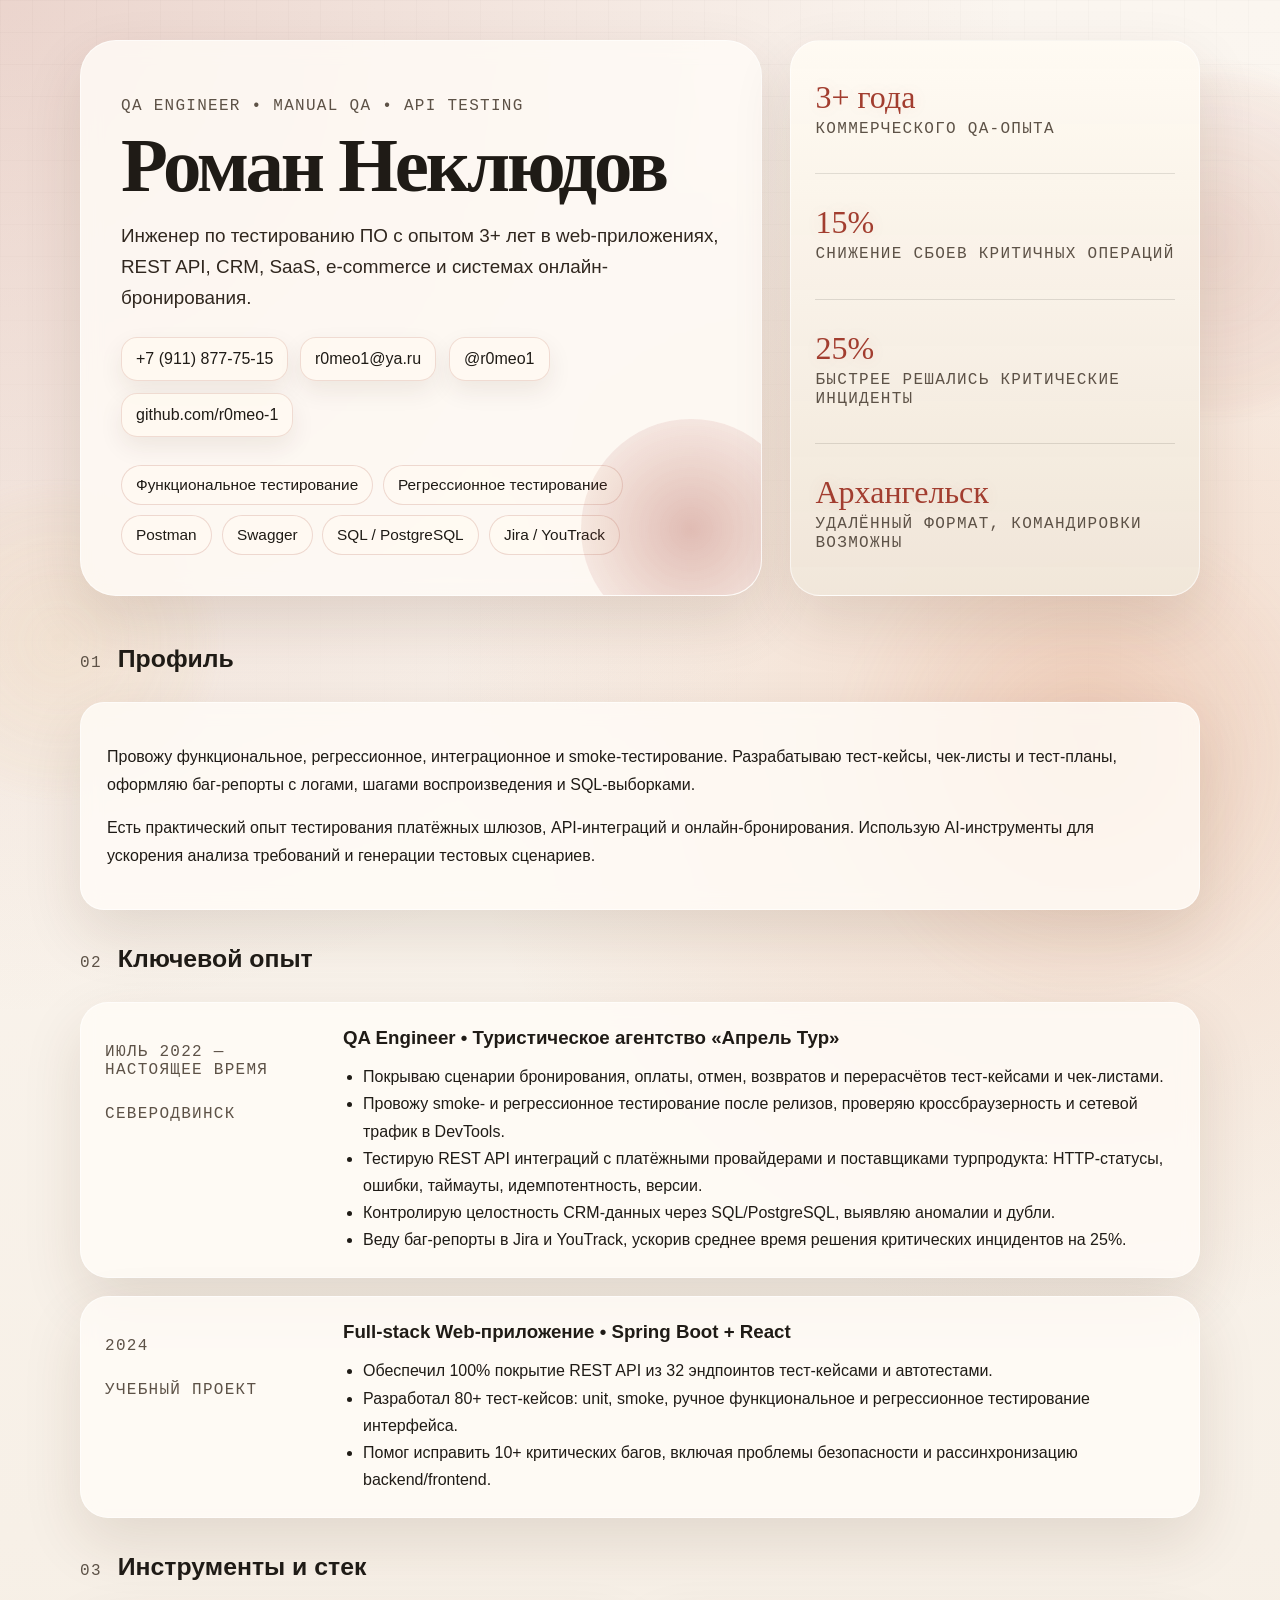
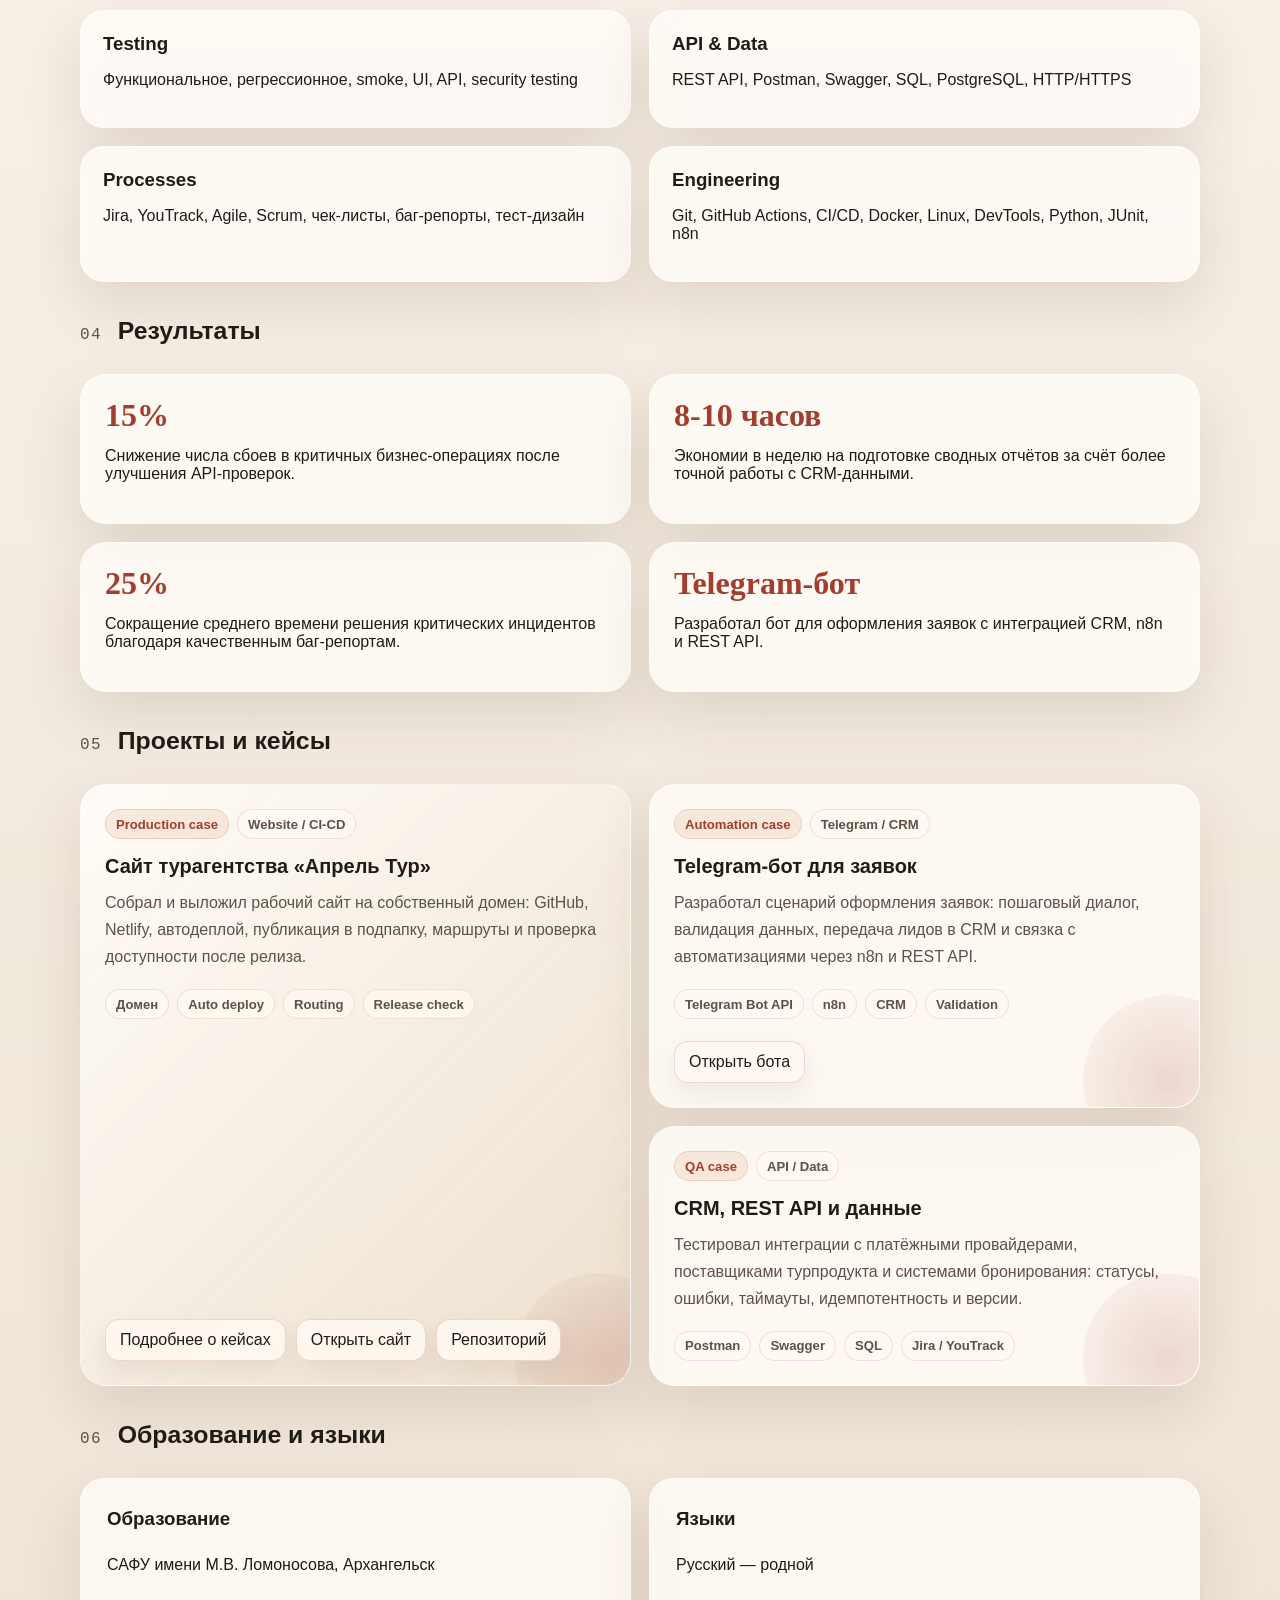
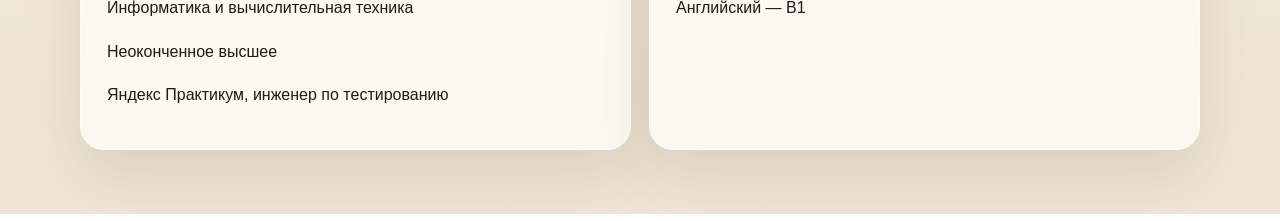
<file: index.html>
<!DOCTYPE html>
<html lang="ru">
<head>
    <meta charset="UTF-8">
    <meta name="viewport" content="width=device-width, initial-scale=1.0">
    <title>Роман Неклюдов | QA Engineer</title>
    <meta
        name="description"
        content="Сайт-визитка QA Engineer Романа Неклюдова: опыт в тестировании web-приложений, REST API, CRM, SaaS и платёжных систем."
    >
    <link rel="stylesheet" href="styles.css">
</head>
<body>
<div class="ambient ambient--one" aria-hidden="true"></div>
<div class="ambient ambient--two" aria-hidden="true"></div>
<main class="page">
    <section class="hero reveal">
        <div class="hero__content hero__content--glow">
            <p class="eyebrow">QA Engineer • Manual QA • API Testing</p>
            <h1>Роман Неклюдов</h1>
            <p class="hero__lead">
                Инженер по тестированию ПО с опытом 3+ лет в web-приложениях, REST API,
                CRM, SaaS, e-commerce и системах онлайн-бронирования.
            </p>
            <div class="contact-strip" aria-label="Контакты">
                <a href="tel:+79118777515">+7 (911) 877-75-15</a>
                <a href="mailto:r0meo1@ya.ru">r0meo1@ya.ru</a>
                <a href="https://t.me/r0meo1" target="_blank" rel="noreferrer">@r0meo1</a>
                <a href="https://github.com/r0meo-1" target="_blank" rel="noreferrer">github.com/r0meo-1</a>
            </div>
            <div class="hero__tags" aria-label="Ключевые компетенции">
                <span>Функциональное тестирование</span>
                <span>Регрессионное тестирование</span>
                <span>Postman</span>
                <span>Swagger</span>
                <span>SQL / PostgreSQL</span>
                <span>Jira / YouTrack</span>
            </div>
        </div>

        <aside class="hero__card reveal reveal--delay-2">
            <div class="metric">
                <span class="metric__value">3+ года</span>
                <span class="metric__label">Коммерческого QA-опыта</span>
            </div>
            <div class="metric">
                <span class="metric__value">15%</span>
                <span class="metric__label">Снижение сбоев критичных операций</span>
            </div>
            <div class="metric">
                <span class="metric__value">25%</span>
                <span class="metric__label">Быстрее решались критические инциденты</span>
            </div>
            <div class="metric">
                <span class="metric__value">Архангельск</span>
                <span class="metric__label">Удалённый формат, командировки возможны</span>
            </div>
        </aside>
    </section>

    <section class="section reveal">
        <div class="section__heading">
            <p class="section__index">01</p>
            <h2>Профиль</h2>
        </div>
        <div class="panel">
            <p>
                Провожу функциональное, регрессионное, интеграционное и smoke-тестирование.
                Разрабатываю тест-кейсы, чек-листы и тест-планы, оформляю баг-репорты с логами,
                шагами воспроизведения и SQL-выборками.
            </p>
            <p>
                Есть практический опыт тестирования платёжных шлюзов, API-интеграций и
                онлайн-бронирования. Использую AI-инструменты для ускорения анализа требований
                и генерации тестовых сценариев.
            </p>
        </div>
    </section>

    <section class="section reveal">
        <div class="section__heading">
            <p class="section__index">02</p>
            <h2>Ключевой опыт</h2>
        </div>
        <div class="timeline">
            <article class="timeline__item reveal reveal--delay-1">
                <div class="timeline__meta">
                    <p>Июль 2022 — настоящее время</p>
                    <span>Северодвинск</span>
                </div>
                <div class="timeline__body">
                    <h3>QA Engineer • Туристическое агентство «Апрель Тур»</h3>
                    <ul>
                        <li>Покрываю сценарии бронирования, оплаты, отмен, возвратов и перерасчётов тест-кейсами и чек-листами.</li>
                        <li>Провожу smoke- и регрессионное тестирование после релизов, проверяю кроссбраузерность и сетевой трафик в DevTools.</li>
                        <li>Тестирую REST API интеграций с платёжными провайдерами и поставщиками турпродукта: HTTP-статусы, ошибки, таймауты, идемпотентность, версии.</li>
                        <li>Контролирую целостность CRM-данных через SQL/PostgreSQL, выявляю аномалии и дубли.</li>
                        <li>Веду баг-репорты в Jira и YouTrack, ускорив среднее время решения критических инцидентов на 25%.</li>
                    </ul>
                </div>
            </article>

            <article class="timeline__item reveal reveal--delay-2">
                <div class="timeline__meta">
                    <p>2024</p>
                    <span>Учебный проект</span>
                </div>
                <div class="timeline__body">
                    <h3>Full-stack Web-приложение • Spring Boot + React</h3>
                    <ul>
                        <li>Обеспечил 100% покрытие REST API из 32 эндпоинтов тест-кейсами и автотестами.</li>
                        <li>Разработал 80+ тест-кейсов: unit, smoke, ручное функциональное и регрессионное тестирование интерфейса.</li>
                        <li>Помог исправить 10+ критических багов, включая проблемы безопасности и рассинхронизацию backend/frontend.</li>
                    </ul>
                </div>
            </article>
        </div>
    </section>

    <section class="section reveal">
        <div class="section__heading">
            <p class="section__index">03</p>
            <h2>Инструменты и стек</h2>
        </div>
        <div class="stack">
            <div class="stack__group reveal reveal--delay-1">
                <h3>Testing</h3>
                <p>Функциональное, регрессионное, smoke, UI, API, security testing</p>
            </div>
            <div class="stack__group reveal reveal--delay-2">
                <h3>API & Data</h3>
                <p>REST API, Postman, Swagger, SQL, PostgreSQL, HTTP/HTTPS</p>
            </div>
            <div class="stack__group reveal reveal--delay-3">
                <h3>Processes</h3>
                <p>Jira, YouTrack, Agile, Scrum, чек-листы, баг-репорты, тест-дизайн</p>
            </div>
            <div class="stack__group reveal reveal--delay-4">
                <h3>Engineering</h3>
                <p>Git, GitHub Actions, CI/CD, Docker, Linux, DevTools, Python, JUnit, n8n</p>
            </div>
        </div>
    </section>

    <section class="section reveal">
        <div class="section__heading">
            <p class="section__index">04</p>
            <h2>Результаты</h2>
        </div>
        <div class="results">
            <article class="result-card reveal reveal--delay-1">
                <strong>15%</strong>
                <p>Снижение числа сбоев в критичных бизнес-операциях после улучшения API-проверок.</p>
            </article>
            <article class="result-card reveal reveal--delay-2">
                <strong>8-10 часов</strong>
                <p>Экономии в неделю на подготовке сводных отчётов за счёт более точной работы с CRM-данными.</p>
            </article>
            <article class="result-card reveal reveal--delay-3">
                <strong>25%</strong>
                <p>Сокращение среднего времени решения критических инцидентов благодаря качественным баг-репортам.</p>
            </article>
            <article class="result-card reveal reveal--delay-4">
                <strong>Telegram-бот</strong>
                <p>Разработал бот для оформления заявок с интеграцией CRM, n8n и REST API.</p>
            </article>
        </div>
    </section>

    <section class="section reveal">
        <div class="section__heading">
            <p class="section__index">05</p>
            <h2>Проекты и кейсы</h2>
        </div>
        <div class="case-grid">
            <article class="case-card case-card--featured reveal reveal--delay-1">
                <div class="case-card__meta">
                    <span>Production case</span>
                    <span>Website / CI-CD</span>
                </div>
                <h3>Сайт турагентства «Апрель Тур»</h3>
                <p>
                    Собрал и выложил рабочий сайт на собственный домен: GitHub, Netlify,
                    автодеплой, публикация в подпапку, маршруты и проверка доступности после релиза.
                </p>
                <div class="case-card__points" aria-label="Ключевые детали кейса">
                    <span>Домен</span>
                    <span>Auto deploy</span>
                    <span>Routing</span>
                    <span>Release check</span>
                </div>
                <div class="case-card__actions">
                    <a href="projects.html">Подробнее о кейсах</a>
                    <a href="https://r0meo1.ru/apreltour/" target="_blank" rel="noreferrer">Открыть сайт</a>
                    <a href="https://github.com/r0meo-1/r0meo1.ru" target="_blank" rel="noreferrer">Репозиторий</a>
                </div>
            </article>

            <article class="case-card reveal reveal--delay-2">
                <div class="case-card__meta">
                    <span>Automation case</span>
                    <span>Telegram / CRM</span>
                </div>
                <h3>Telegram-бот для заявок</h3>
                <p>
                    Разработал сценарий оформления заявок: пошаговый диалог, валидация данных,
                    передача лидов в CRM и связка с автоматизациями через n8n и REST API.
                </p>
                <div class="case-card__points" aria-label="Стек Telegram-бота">
                    <span>Telegram Bot API</span>
                    <span>n8n</span>
                    <span>CRM</span>
                    <span>Validation</span>
                </div>
                <div class="case-card__actions">
                    <a href="https://t.me/turbot_arhangelsk_bot" target="_blank" rel="noreferrer">Открыть бота</a>
                </div>
            </article>

            <article class="case-card reveal reveal--delay-3">
                <div class="case-card__meta">
                    <span>QA case</span>
                    <span>API / Data</span>
                </div>
                <h3>CRM, REST API и данные</h3>
                <p>
                    Тестировал интеграции с платёжными провайдерами, поставщиками турпродукта
                    и системами бронирования: статусы, ошибки, таймауты, идемпотентность и версии.
                </p>
                <div class="case-card__points" aria-label="QA-инструменты">
                    <span>Postman</span>
                    <span>Swagger</span>
                    <span>SQL</span>
                    <span>Jira / YouTrack</span>
                </div>
            </article>
        </div>
    </section>

    <section class="section section--compact reveal">
        <div class="section__heading">
            <p class="section__index">06</p>
            <h2>Образование и языки</h2>
        </div>
        <div class="grid-two">
            <div class="panel reveal reveal--delay-1">
                <h3>Образование</h3>
                <p>САФУ имени М.В. Ломоносова, Архангельск</p>
                <p>Информатика и вычислительная техника</p>
                <p>Неоконченное высшее</p>
                <p>Яндекс Практикум, инженер по тестированию</p>
            </div>
            <div class="panel reveal reveal--delay-2">
                <h3>Языки</h3>
                <p>Русский — родной</p>
                <p>Английский — B1</p>
            </div>
        </div>
    </section>
</main>
<script>
    const observer = new IntersectionObserver((entries) => {
        entries.forEach((entry) => {
            if (entry.isIntersecting) {
                entry.target.classList.add('reveal--visible');
                observer.unobserve(entry.target);
            }
        });
    }, { threshold: 0.18 });

    document.querySelectorAll('.reveal').forEach((element) => {
        observer.observe(element);
    });
</script>
</body>
</html>
</file>
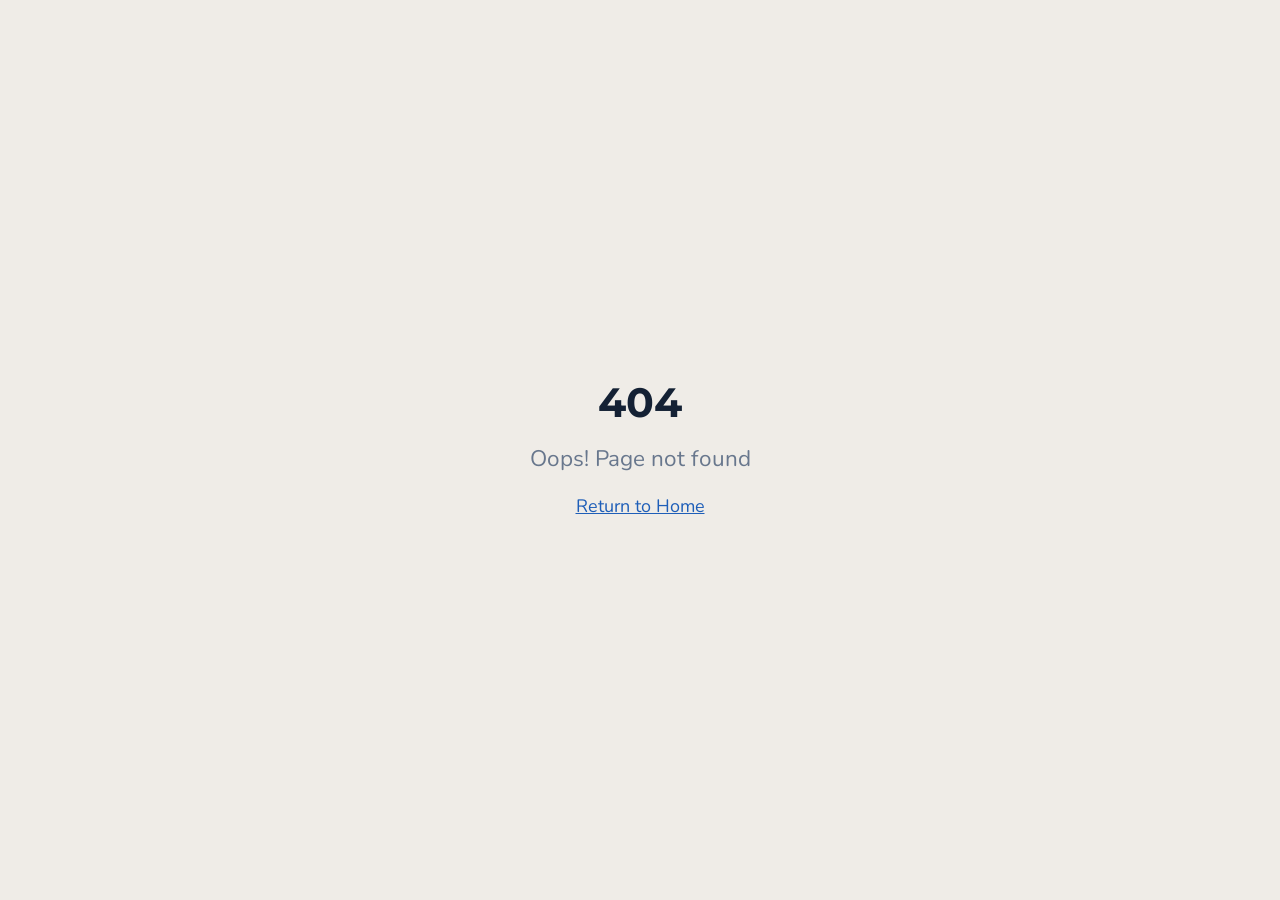
<file: apreltour/index.html>
<!doctype html>
<html lang="ru">
  <head>
    <meta charset="UTF-8" />
    <meta name="viewport" content="width=device-width, initial-scale=1.0" />

    <!-- Favicon -->
    <link rel="icon" type="image/svg+xml" href="/apreltour/favicon.svg" />
    <link rel="icon" type="image/png" sizes="120x120" href="/apreltour/favicon-120.png" />
    <link rel="icon" type="image/png" sizes="32x32" href="/apreltour/favicon.png" />
    <link rel="alternate icon" href="/apreltour/favicon.ico" />
    <link rel="apple-touch-icon" sizes="120x120" href="/apreltour/favicon-120.png" />

    <!-- IndexNow key -->
    <meta name="indexnow-key" content="1d4a982cfd3b4fe5b12b3cf71c147098" />

    <!-- Sitemap discovery -->
    <link rel="sitemap" type="application/xml" title="Sitemap" href="/apreltour/sitemap.xml" />

    <!-- Preconnect for performance -->
    <link rel="preconnect" href="https://mc.yandex.ru" />
    <link rel="preconnect" href="https://fonts.googleapis.com" crossorigin />

    <!-- Primary SEO -->
    <title>Апрель Тур Северодвинск — турагентство | Туры в Турцию, Египет, Таиланд, на Бали</title>
    <meta name="description" content="Апрель Тур — турагентство в Северодвинске с 2006 года. Туры в Турцию, Египет, Таиланд, на Бали, Мальдивы, в Грецию, на Занзибар, Кубу и Хайнань. Горящие путёвки, подбор тура под бюджет. ☎ +7 902 193-29-23" />
    <meta name="keywords" content="Апрель Тур, Апрель Тур Северодвинск, турагентство Северодвинск, туры Северодвинск, апрель тур турагентство, путёвки Северодвинск, горящие туры, туры в Турцию, туры в Египет, туры в Таиланд, туры на Бали, туры на Мальдивы, туры в Грецию, апрель тур северодвинск" />
    <meta name="author" content="Апрель Тур" />
    <meta name="robots" content="index, follow, max-snippet:-1, max-image-preview:large, max-video-preview:-1" />
    <link rel="canonical" href="https://apreltour.ru/" />

    <!-- Yandex Webmaster verification -->
    <meta name="yandex-verification" content="7dea351cf1d47cb1" />

    <!-- Geo tags for local SEO (Yandex + Google) -->
    <meta name="geo.region" content="RU-ARK" />
    <meta name="geo.placename" content="Северодвинск" />
    <meta name="geo.position" content="64.5635;39.8302" />
    <meta name="ICBM" content="64.5635, 39.8302" />

    <!-- Open Graph (ВКонтакте, Яндекс Дзен и др.) -->
    <meta property="og:type" content="website" />
    <meta property="og:locale" content="ru_RU" />
    <meta property="og:site_name" content="Апрель Тур" />
    <meta property="og:url" content="https://apreltour.ru/" />
    <meta property="og:title" content="Апрель Тур — турагентство Северодвинск | Туры в Турцию, Египет, Таиланд" />
    <meta property="og:description" content="Туры в Турцию, Египет, Таиланд, на Бали, Мальдивы, в Грецию, на Занзибар, Кубу и Хайнань. Горящие путёвки. Северодвинск, с 2006 года. ☎ +7 902 193-29-23" />
    <meta property="og:image" content="https://apreltour.ru/og-image.jpg" />
    <meta property="og:image:width" content="1200" />
    <meta property="og:image:height" content="630" />
    <meta property="og:image:alt" content="Апрель Тур — турагентство в Северодвинске" />

    <!-- Twitter Card -->
    <meta name="twitter:card" content="summary_large_image" />
    <meta name="twitter:title" content="Апрель Тур — турагентство в Северодвинске" />
    <meta name="twitter:description" content="Туры в Турцию, Египет, Таиланд, Бали, Мальдивы и другие страны. Горящие путёвки, индивидуальный подход." />
    <meta name="twitter:image" content="https://apreltour.ru/og-image.jpg" />

    <!-- JSON-LD: LocalBusiness (Schema.org — читает Яндекс и Google) -->
    <script type="application/ld+json">
    {
      "@context": "https://schema.org",
      "@type": "TravelAgency",
      "name": "Апрель Тур",
      "url": "https://apreltour.ru",
      "logo": "https://apreltour.ru/favicon.svg",
      "image": "https://apreltour.ru/og-image.jpg",
      "description": "Турагентство Апрель Тур в Северодвинске. Подбор туров по всему миру, горящие путёвки, индивидуальный подход. Работаем с 2006 года.",
      "telephone": "+79021932923",
      "address": {
        "@type": "PostalAddress",
        "streetAddress": "г. Северодвинск",
        "addressLocality": "Северодвинск",
        "addressRegion": "Архангельская область",
        "postalCode": "164500",
        "addressCountry": "RU"
      },
      "geo": {
        "@type": "GeoCoordinates",
        "latitude": 64.5635,
        "longitude": 39.8302
      },
      "openingHoursSpecification": [
        {
          "@type": "OpeningHoursSpecification",
          "dayOfWeek": ["Monday","Tuesday","Wednesday","Thursday","Friday"],
          "opens": "09:00",
          "closes": "18:00"
        }
      ],
      "sameAs": [
        "https://vk.com/id112655584"
      ],
      "priceRange": "$$",
      "currenciesAccepted": "RUB",
      "paymentAccepted": "Cash, Credit Card",
      "areaServed": {
        "@type": "City",
        "name": "Северодвинск"
      },
      "foundingDate": "2006",
      "knowsLanguage": "ru",
      "contactPoint": {
        "@type": "ContactPoint",
        "telephone": "+7-902-193-29-23",
        "contactType": "customer service",
        "availableLanguage": "Russian",
        "areaServed": "RU"
      },
      "hasMap": "https://yandex.ru/maps/?ll=39.8302,64.5635&z=15",
      "aggregateRating": {
        "@type": "AggregateRating",
        "ratingValue": "5",
        "reviewCount": "47"
      }
    }
    </script>

    <!-- JSON-LD: FAQPage (читает Яндекс — появляется в расширенных сниппетах) -->
    <script type="application/ld+json">
    {
      "@context": "https://schema.org",
      "@type": "FAQPage",
      "mainEntity": [
        {
          "@type": "Question",
          "name": "Как подобрать тур из Северодвинска?",
          "acceptedAnswer": {
            "@type": "Answer",
            "text": "Позвоните нам по номеру +7 902 193-29-23 или напишите в WhatsApp/Telegram — менеджер подберёт лучшие варианты под ваш бюджет и даты."
          }
        },
        {
          "@type": "Question",
          "name": "Какие страны доступны для отдыха?",
          "acceptedAnswer": {
            "@type": "Answer",
            "text": "Мы оформляем туры в Турцию, Египет, Таиланд, на Бали, Мальдивы, в Грецию, на Занзибар, Кубу и Хайнань. Также поможем с любым другим направлением."
          }
        },
        {
          "@type": "Question",
          "name": "Есть ли горящие туры?",
          "acceptedAnswer": {
            "@type": "Answer",
            "text": "Да, мы регулярно публикуем горящие путёвки по специальным ценам. Свяжитесь с нами, чтобы узнать актуальные предложения."
          }
        },
        {
          "@type": "Question",
          "name": "Сколько стоит тур из Северодвинска?",
          "acceptedAnswer": {
            "@type": "Answer",
            "text": "Стоимость зависит от направления, даты и количества человек. Туры в Турцию — от 50 000 ₽, в Египет — от 60 000 ₽, в Таиланд — от 90 000 ₽ на человека с перелётом."
          }
        },
        {
          "@type": "Question",
          "name": "Нужна ли виза?",
          "acceptedAnswer": {
            "@type": "Answer",
            "text": "В Турцию, Египет и Таиланд для россиян виза не нужна. В Грецию, на Мальдивы и ряд других направлений мы поможем оформить визу или подберём безвизовый вариант."
          }
        }
      ]
    }
    </script>
    <!-- Varioqub experiments -->
    <script type="text/javascript">
    (function(e, x, pe, r, i, me, nt){
    e[i]=e[i]||function(){(e[i].a=e[i].a||[]).push(arguments)},
    me=x.createElement(pe),me.async=1,me.src=r,nt=x.getElementsByTagName(pe)[0],me.addEventListener('error',function(){function cb(t){t=t[t.length-1],'function'==typeof t&&t({flags:{}})};Array.isArray(e[i].a)&&e[i].a.forEach(cb);e[i]=function(){cb(arguments)}}),nt.parentNode.insertBefore(me,nt)})
    (window, document, 'script', 'https://abt.s3.yandex.net/expjs/latest/exp.js', 'ymab');
    ymab('metrika.108172979', 'init'/*, {clientFeatures}, {callback}*/);
    </script>

    <!-- Yandex.Metrika counter -->
    <script type="text/javascript">
        (function(m,e,t,r,i,k,a){
            m[i]=m[i]||function(){(m[i].a=m[i].a||[]).push(arguments)};
            m[i].l=1*new Date();
            for (var j = 0; j < document.scripts.length; j++) {if (document.scripts[j].src === r) { return; }}
            k=e.createElement(t),a=e.getElementsByTagName(t)[0],k.async=1,k.src=r,a.parentNode.insertBefore(k,a)
        })(window, document,'script','https://mc.yandex.ru/metrika/tag.js?id=108172979', 'ym');

        ym(108172979, 'init', {ssr:true, webvisor:true, clickmap:true, ecommerce:"dataLayer", referrer: document.referrer, url: location.href, accurateTrackBounce:true, trackLinks:true});
    </script>
    <!-- /Yandex.Metrika counter -->
    <script type="module" crossorigin src="/apreltour/assets/index-BFwosYMv.js"></script>
    <link rel="stylesheet" crossorigin href="/apreltour/assets/index-CwsaxgaY.css">
  </head>

  <body>
    <noscript><div><img src="https://mc.yandex.ru/watch/108172979" style="position:absolute; left:-9999px;" alt="" /></div></noscript>

    <!-- Static content for search engine bots (Yandex) that don't execute JavaScript -->
    <noscript>
      <div style="font-family:Arial,sans-serif;max-width:900px;margin:0 auto;padding:20px;color:#222">
        <h1>Апрель Тур — турагентство в Северодвинске</h1>
        <p>Турагентство «Апрель Тур» — ваш надёжный партнёр в мире путешествий с 2006 года. Мы находимся в Северодвинске (Архангельская область) и помогаем жителям региона отдыхать за рубежом с максимальным комфортом и по доступным ценам. Апрель Тур — это опыт более 18 лет работы, сотни довольных клиентов и индивидуальный подход к каждому туристу.</p>
        <p><strong>Телефон:</strong> <a href="tel:+79021932923">+7 902 193-29-23</a> &nbsp;|&nbsp; <strong>WhatsApp / Telegram:</strong> +7 902 193-29-23 &nbsp;|&nbsp; <strong>Адрес:</strong> Северодвинск, Архангельская область</p>

        <h2>Апрель Тур — туры из Северодвинска по всему миру</h2>
        <p>Ищете лучшее турагентство в Северодвинске? Апрель Тур предлагает туры в Турцию, Египет, Таиланд, на Бали, Мальдивы, в Грецию, на Занзибар, Кубу и Хайнань. Горящие путёвки, семейные туры, туры для молодожёнов и романтические поездки — мы подберём вариант под любой бюджет.</p>

        <h2>Туры в Турцию из Северодвинска — Апрель Тур</h2>
        <p>Турция — самое популярное направление у клиентов Апрель Тур. Анталья, Кемер, Бодрум, Мармарис, Белек — пляжный отдых «всё включено» с вылетом из Архангельска. Стоимость туров в Турцию от 50 000 ₽ на человека. В апреле температура воды в Турции +18–20°C, воздух прогревается до +22–25°C.</p>

        <h2>Туры в Египет из Северодвинска — Апрель Тур</h2>
        <p>Египет принимает туристов круглый год. Хургада и Шарм-эль-Шейх — лучшие коралловые рифы Красного моря. В апреле температура воды в Египте +22–24°C, воздух +28–30°C. Апрель Тур предлагает туры в Египет от 60 000 ₽ с перелётом и отелем.</p>

        <h2>Туры в Таиланд из Северодвинска — Апрель Тур</h2>
        <p>Таиланд — экзотика и тёплое море. Пхукет, Паттайя, остров Самуи — Апрель Тур подберёт лучший отель под ваш бюджет. Туры в Таиланд из Северодвинска от 90 000 ₽. В апреле в Таиланде жарко, температура воды +29–30°C.</p>

        <h2>Туры на Бали, Мальдивы, в Грецию и другие страны</h2>
        <ul>
          <li><strong>Туры на Бали</strong> — Семиньяк, Убуд, Чангу. Остров богов: рисовые террасы, вулканы, сёрфинг. Апрель Тур организует туры на Бали с перелётом от 120 000 ₽.</li>
          <li><strong>Туры в Грецию</strong> — Крит, Родос, Санторини, Корфу. Античная история и лазурное море. Апрель Тур — туры в Грецию из Северодвинска от 80 000 ₽.</li>
          <li><strong>Туры на Мальдивы</strong> — роскошные бунгало над водой, коралловые атоллы, дайвинг мирового уровня. Апрель Тур подберёт Мальдивы под любой бюджет.</li>
          <li><strong>Туры на Занзибар</strong> — белоснежные пляжи Нунгви, сафари, синий Индийский океан.</li>
          <li><strong>Туры на Кубу</strong> — Варадеро, Гавана. Карибское море, ром, сальса и ретро-атмосфера.</li>
          <li><strong>Туры в ОАЭ (Дубай)</strong> — небоскрёбы, роскошные пляжи, шопинг. Апрель Тур — туры в Дубай из Северодвинска.</li>
          <li><strong>Туры на Хайнань (Китай)</strong> — Санья, тропический рай в Южно-Китайском море.</li>
        </ul>

        <h2>Горящие туры из Северодвинска — Апрель Тур</h2>
        <p>Апрель Тур регулярно предлагает горящие путёвки по специальным ценам. Горящий тур в Турцию, горящий тур в Египет, горящие туры на Бали — позвоните нам прямо сейчас и узнайте актуальные предложения: <a href="tel:+79021932923">+7 902 193-29-23</a>. Также можно написать в WhatsApp или Telegram.</p>

        <h2>Почему выбирают Апрель Тур в Северодвинске</h2>
        <ul>
          <li>Апрель Тур работает с 2006 года — более 18 лет на рынке туристических услуг Северодвинска</li>
          <li>Индивидуальный подбор тура под ваш бюджет и предпочтения</li>
          <li>Горящие путёвки и выгодные акции от ведущих туроператоров</li>
          <li>Оформление страховки и визовая поддержка</li>
          <li>Сопровождение на всех этапах поездки</li>
          <li>Более 47 положительных отзывов от клиентов из Северодвинска и Архангельска</li>
        </ul>

        <h2>Контакты турагентства Апрель Тур в Северодвинске</h2>
        <p>Турагентство Апрель Тур, Северодвинск, Архангельская область.</p>
        <p>Телефон / WhatsApp / Telegram: <a href="tel:+79021932923">+7 902 193-29-23</a></p>
        <p>ВКонтакте: <a href="https://vk.com/id112655584">vk.com/id112655584</a></p>
        <p>Позвоните в Апрель Тур и получите бесплатную консультацию по подбору тура!</p>
      </div>
    </noscript>

    <div id="root"></div>
  </body>
</html>
</file>
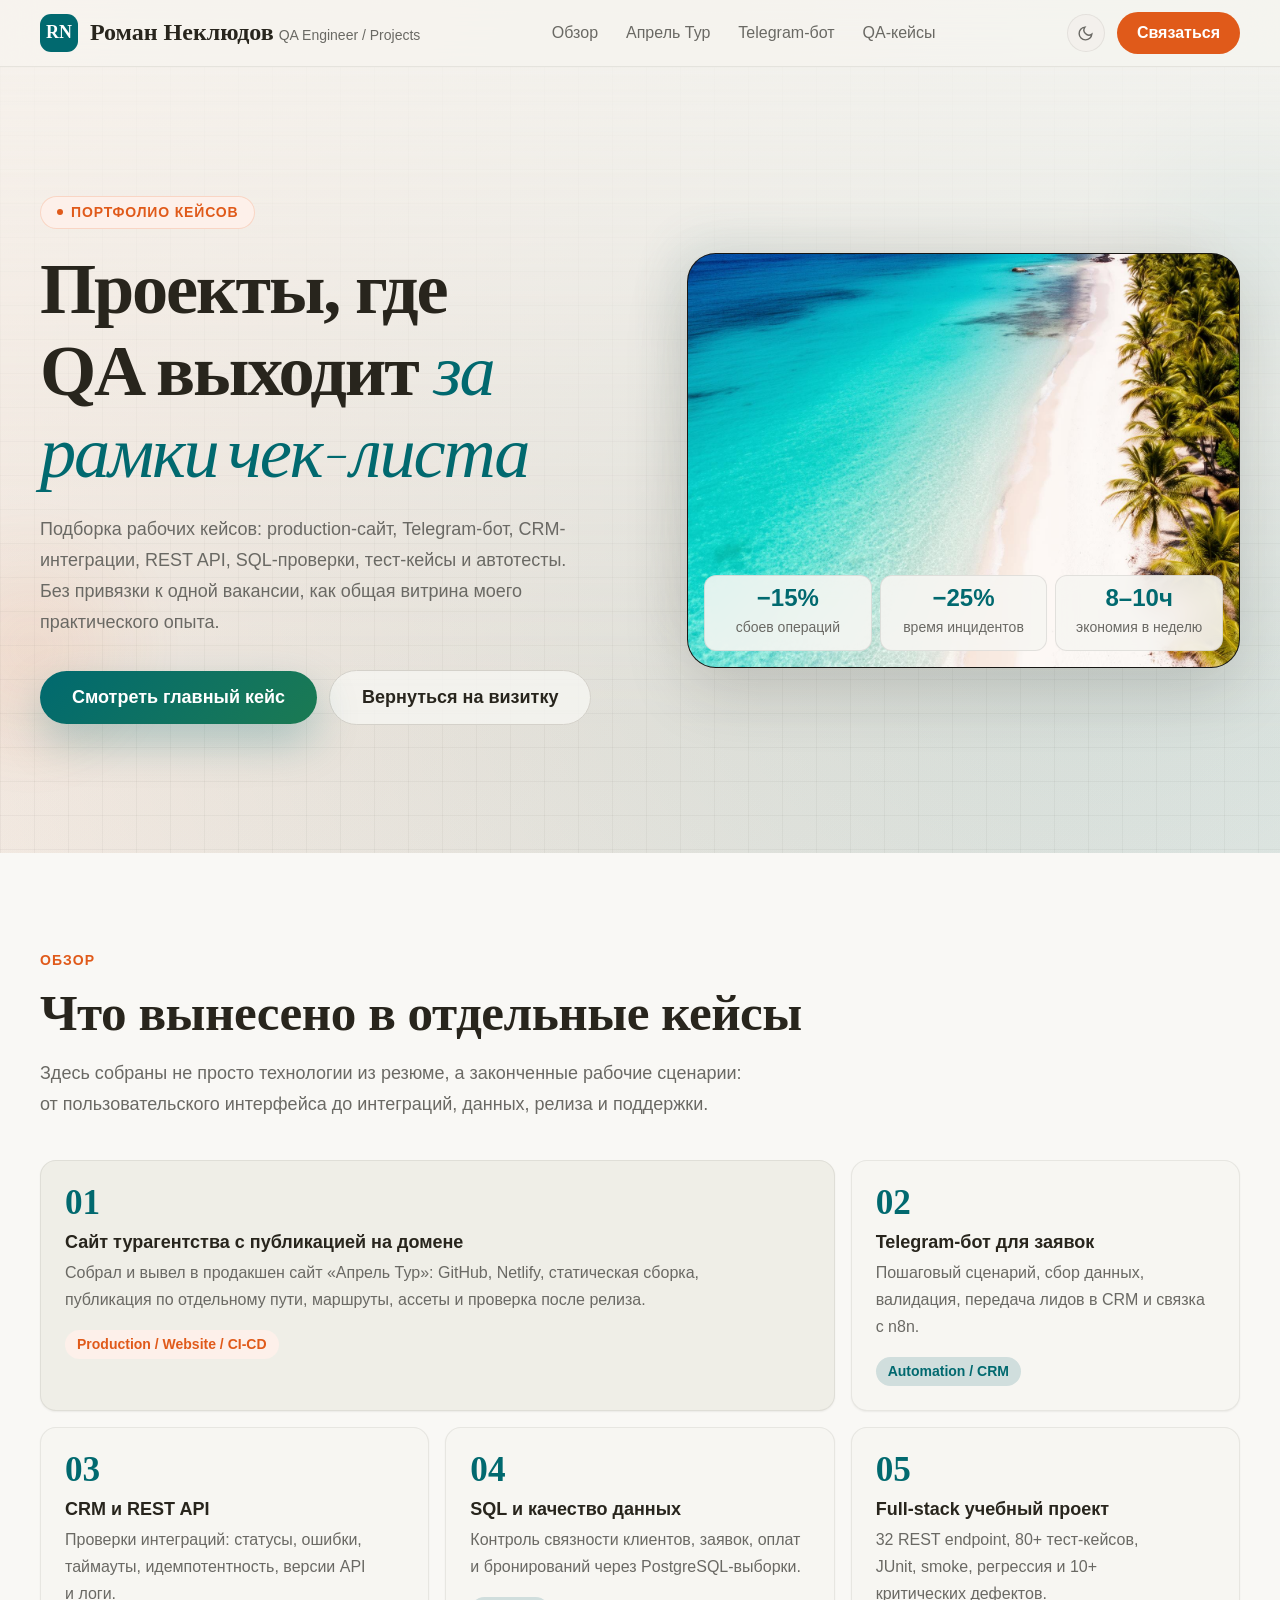
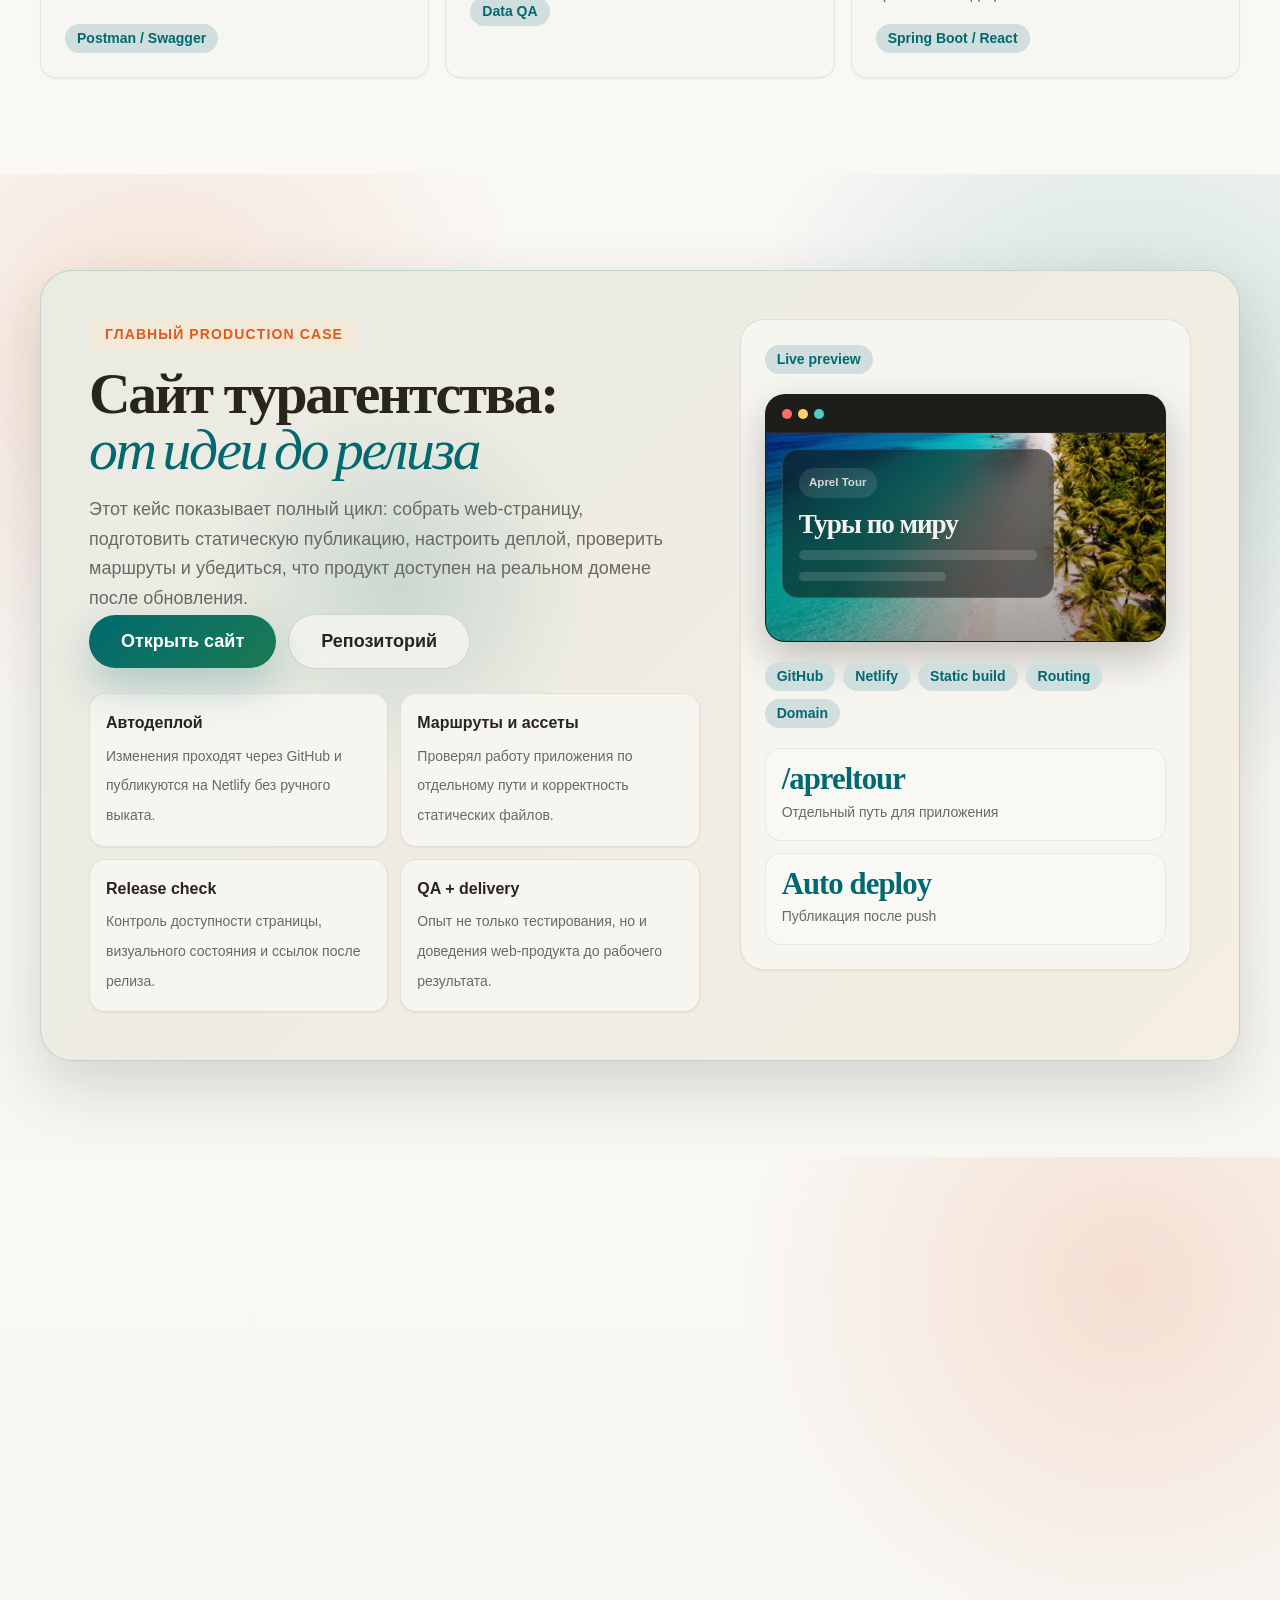
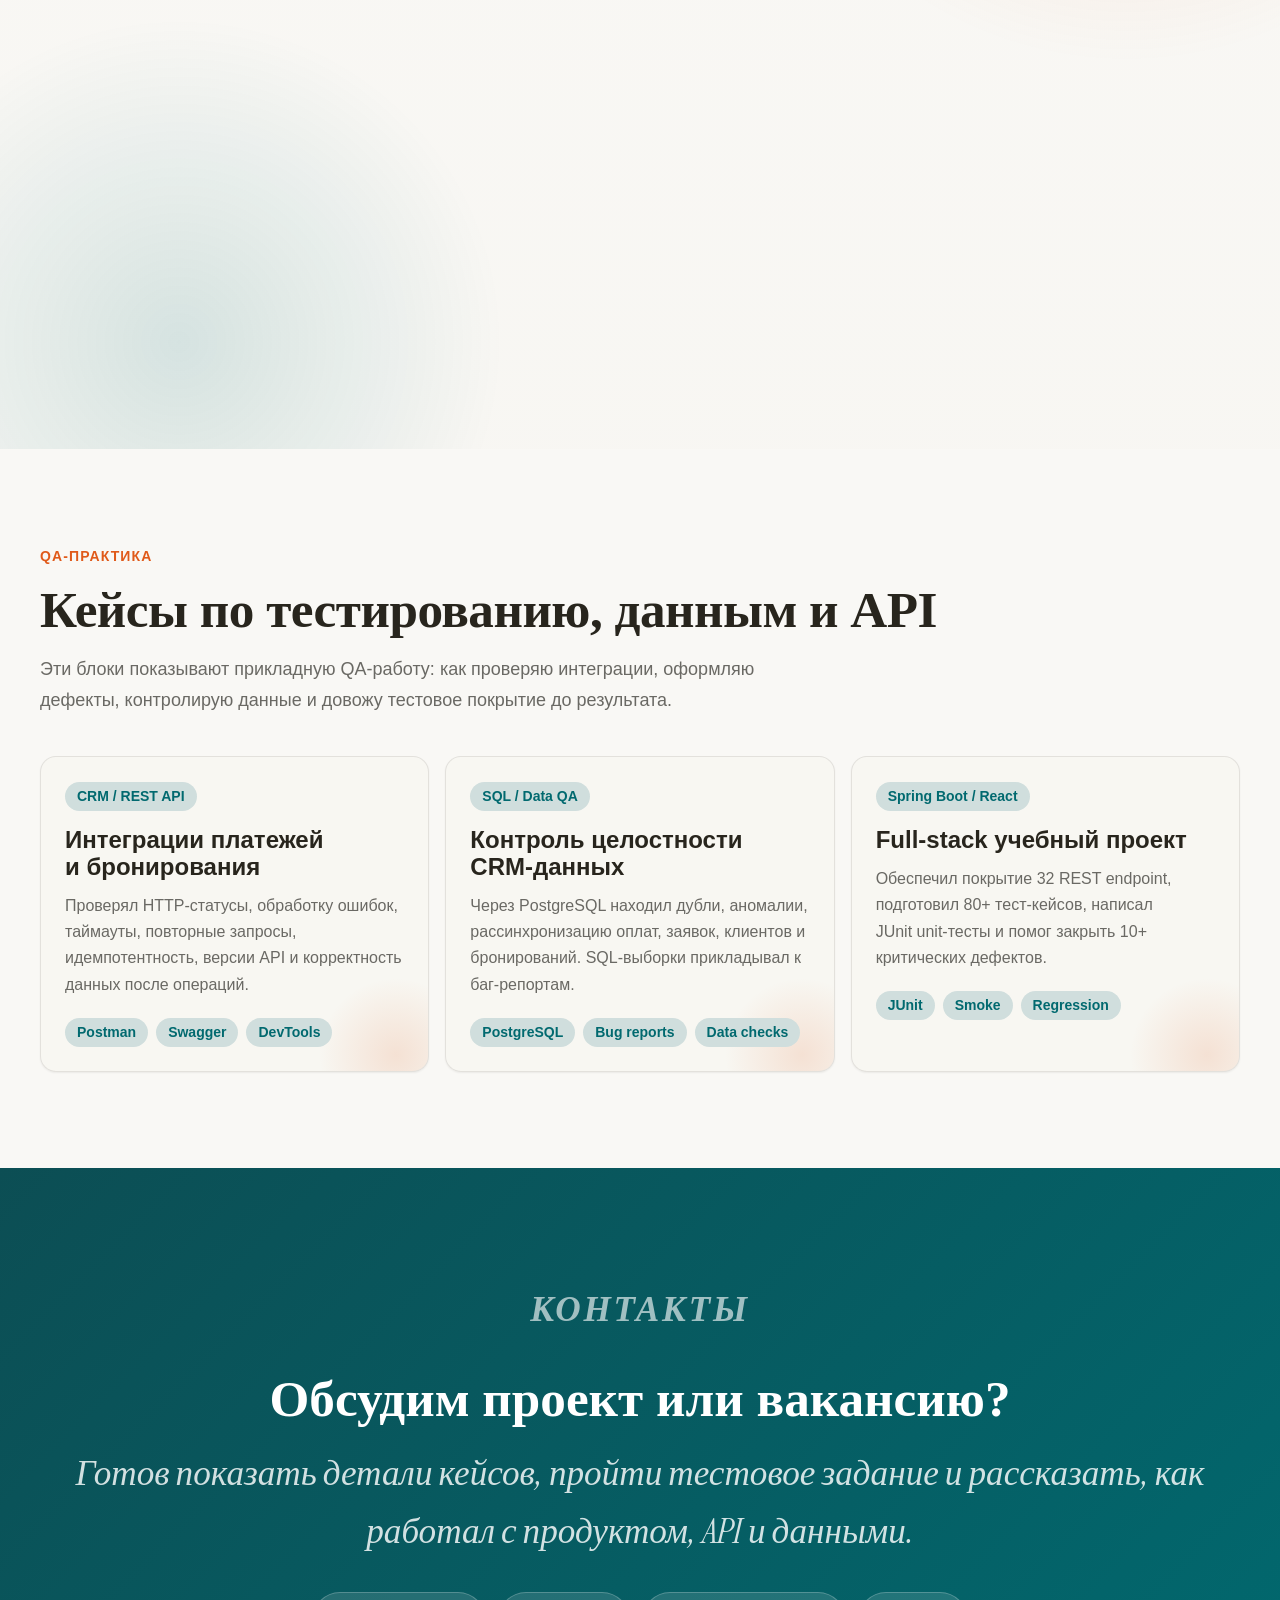
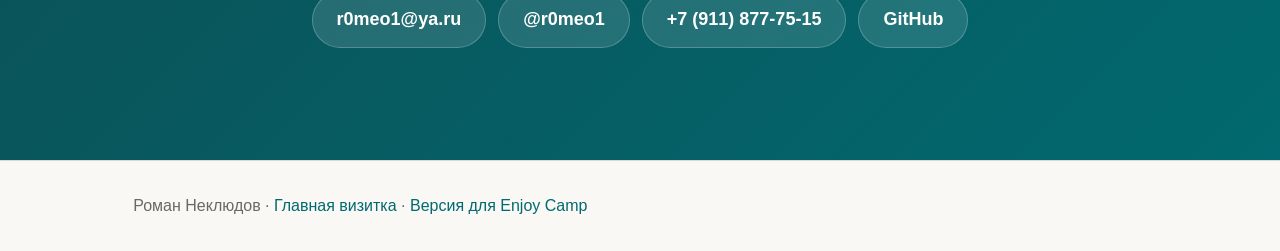
<file: projects.html>
<!DOCTYPE html>
<html lang="ru" data-theme="light">
<head>
    <meta charset="UTF-8">
    <meta name="viewport" content="width=device-width, initial-scale=1.0">
    <title>Роман Неклюдов — проекты и кейсы</title>
    <meta
        name="description"
        content="Проекты и кейсы QA Engineer Романа Неклюдова: сайт турагентства, Telegram-бот, CRM, REST API, SQL, тест-кейсы и автотесты."
    >
    <link href="https://api.fontshare.com/v2/css?f[]=satoshi@300,400,500,700&f[]=cabinet-grotesk@700,800,900&display=swap" rel="stylesheet">
    <link rel="preconnect" href="https://fonts.googleapis.com">
    <link rel="preconnect" href="https://fonts.gstatic.com" crossorigin>
    <link href="https://fonts.googleapis.com/css2?family=Instrument+Serif:ital@0;1&display=swap" rel="stylesheet">
    <style>
        :root,
        [data-theme="light"] {
            --text-xs: clamp(0.75rem, 0.7rem + 0.25vw, 0.875rem);
            --text-sm: clamp(0.875rem, 0.8rem + 0.35vw, 1rem);
            --text-base: clamp(1rem, 0.95rem + 0.25vw, 1.125rem);
            --text-lg: clamp(1.125rem, 1rem + 0.75vw, 1.5rem);
            --text-xl: clamp(1.5rem, 1.2rem + 1.25vw, 2.25rem);
            --text-2xl: clamp(2rem, 1.2rem + 2.5vw, 3.5rem);
            --text-3xl: clamp(2.65rem, 1rem + 4.4vw, 5.6rem);
            --space-1: 0.25rem;
            --space-2: 0.5rem;
            --space-3: 0.75rem;
            --space-4: 1rem;
            --space-5: 1.25rem;
            --space-6: 1.5rem;
            --space-8: 2rem;
            --space-10: 2.5rem;
            --space-12: 3rem;
            --space-16: 4rem;
            --space-20: 5rem;
            --space-24: 6rem;
            --color-bg: #f7f6f2;
            --color-surface: #f9f8f5;
            --color-surface-2: #fbfbf9;
            --color-surface-offset: #f3f0ec;
            --color-divider: #dcd9d5;
            --color-border: #d4d1ca;
            --color-text: #28251d;
            --color-muted: #6a6964;
            --color-primary: #01696f;
            --color-primary-hover: #0c4e54;
            --color-primary-soft: #d0dedd;
            --color-accent: #e05a1a;
            --color-accent-hover: #c04712;
            --color-accent-soft: #fdf0ea;
            --radius-lg: 0.75rem;
            --radius-xl: 1rem;
            --radius-2xl: 1.5rem;
            --radius-full: 9999px;
            --shadow-sm: 0 1px 2px oklch(0.2 0.01 80 / 0.06);
            --shadow-md: 0 4px 12px oklch(0.2 0.01 80 / 0.08);
            --shadow-lg: 0 12px 32px oklch(0.2 0.01 80 / 0.12);
            --shadow-xl: 0 24px 64px oklch(0.2 0.01 80 / 0.16);
            --font-display: "Cabinet Grotesk", Georgia, serif;
            --font-body: "Satoshi", "Segoe UI Variable Text", sans-serif;
            --font-serif: "Instrument Serif", Georgia, serif;
        }

        [data-theme="dark"] {
            --color-bg: #171614;
            --color-surface: #1c1b19;
            --color-surface-2: #201f1d;
            --color-surface-offset: #22211f;
            --color-divider: #302f2c;
            --color-border: #393836;
            --color-text: #e4e1db;
            --color-muted: #aaa59d;
            --color-primary: #4f98a3;
            --color-primary-hover: #67aeb8;
            --color-primary-soft: #263f42;
            --color-accent: #f07840;
            --color-accent-hover: #ff8c56;
            --color-accent-soft: #2c211b;
            --shadow-sm: 0 1px 2px oklch(0 0 0 / 0.2);
            --shadow-md: 0 4px 12px oklch(0 0 0 / 0.3);
            --shadow-lg: 0 12px 32px oklch(0 0 0 / 0.4);
            --shadow-xl: 0 24px 64px oklch(0 0 0 / 0.5);
        }

        *,
        *::before,
        *::after {
            box-sizing: border-box;
            margin: 0;
            padding: 0;
        }

        html {
            scroll-behavior: smooth;
            scroll-padding-top: 5rem;
        }

        body {
            min-height: 100vh;
            color: var(--color-text);
            font-family: var(--font-body);
            font-size: var(--text-base);
            line-height: 1.65;
            background:
                radial-gradient(circle at top left, color-mix(in oklch, var(--color-accent) 14%, transparent), transparent 34%),
                radial-gradient(circle at 86% 10%, color-mix(in oklch, var(--color-primary) 16%, transparent), transparent 28%),
                linear-gradient(180deg, color-mix(in oklch, var(--color-bg) 94%, white), var(--color-bg) 36%, var(--color-surface) 100%);
            overflow-x: hidden;
        }

        body::before,
        body::after {
            content: "";
            position: fixed;
            z-index: 0;
            pointer-events: none;
            border-radius: 50%;
            filter: blur(18px);
            opacity: 0.5;
        }

        body::before {
            top: 8%;
            right: -8rem;
            width: 20rem;
            height: 20rem;
            background: radial-gradient(circle, color-mix(in oklch, var(--color-primary) 26%, transparent), transparent 70%);
            animation: floatOrb 18s ease-in-out infinite;
        }

        body::after {
            left: -7rem;
            bottom: 12%;
            width: 18rem;
            height: 18rem;
            background: radial-gradient(circle, color-mix(in oklch, var(--color-accent) 22%, transparent), transparent 68%);
            animation: floatOrbReverse 22s ease-in-out infinite;
        }

        a,
        button {
            color: inherit;
            font: inherit;
            transition:
                color 180ms cubic-bezier(0.16, 1, 0.3, 1),
                background 180ms cubic-bezier(0.16, 1, 0.3, 1),
                border-color 180ms cubic-bezier(0.16, 1, 0.3, 1),
                box-shadow 180ms cubic-bezier(0.16, 1, 0.3, 1),
                transform 180ms cubic-bezier(0.16, 1, 0.3, 1);
        }

        button {
            border: 0;
            background: none;
            cursor: pointer;
        }

        img,
        svg {
            display: block;
            max-width: 100%;
            height: auto;
        }

        p {
            max-width: 72ch;
            text-wrap: pretty;
        }

        h1,
        h2,
        h3 {
            line-height: 1.12;
            text-wrap: balance;
        }

        .page-progress {
            position: fixed;
            top: 0;
            left: 0;
            z-index: 200;
            width: 100%;
            height: 3px;
            transform: scaleX(var(--scroll-progress, 0));
            transform-origin: left center;
            background: linear-gradient(90deg, var(--color-accent), var(--color-primary));
        }

        .site-shell {
            position: relative;
            z-index: 1;
            isolation: isolate;
        }

        .container {
            width: min(1200px, calc(100% - 32px));
            margin-inline: auto;
        }

        .header {
            position: sticky;
            top: 0;
            z-index: 100;
            border-bottom: 1px solid color-mix(in oklch, var(--color-text) 8%, transparent);
            background: color-mix(in oklch, var(--color-bg) 88%, transparent);
            backdrop-filter: blur(16px);
        }

        .header__inner {
            display: flex;
            align-items: center;
            justify-content: space-between;
            gap: var(--space-4);
            padding-block: var(--space-3);
        }

        .logo {
            display: flex;
            align-items: center;
            gap: var(--space-3);
            text-decoration: none;
        }

        .logo__mark {
            display: grid;
            flex: 0 0 auto;
            width: 38px;
            height: 38px;
            place-items: center;
            border-radius: 11px;
            color: #fff;
            background: var(--color-primary);
            font-family: var(--font-display);
            font-weight: 900;
        }

        .logo__name {
            font-family: var(--font-display);
            font-size: var(--text-lg);
            font-weight: 900;
        }

        .logo__role {
            margin-top: 1px;
            color: var(--color-muted);
            font-size: var(--text-xs);
        }

        .nav {
            display: flex;
            align-items: center;
            gap: var(--space-1);
        }

        .nav a {
            padding: var(--space-2) var(--space-3);
            border-radius: var(--radius-lg);
            color: var(--color-muted);
            font-size: var(--text-sm);
            text-decoration: none;
        }

        .nav a:hover {
            color: var(--color-text);
            background: var(--color-surface-offset);
        }

        .header__actions {
            display: flex;
            align-items: center;
            gap: var(--space-3);
        }

        .theme-btn {
            display: grid;
            width: 38px;
            height: 38px;
            place-items: center;
            border: 1px solid color-mix(in oklch, var(--color-text) 8%, transparent);
            border-radius: var(--radius-full);
            background: var(--color-surface-offset);
            color: var(--color-muted);
        }

        .header-cta {
            padding: var(--space-2) var(--space-5);
            border-radius: var(--radius-full);
            background: var(--color-accent);
            color: #fff;
            font-size: var(--text-sm);
            font-weight: 700;
            text-decoration: none;
        }

        .header-cta:hover {
            background: var(--color-accent-hover);
            box-shadow: var(--shadow-md);
        }

        .hero {
            position: relative;
            padding-block: clamp(var(--space-16), 12vw, 8rem);
            background:
                linear-gradient(90deg, color-mix(in oklch, var(--color-text) 4%, transparent) 1px, transparent 1px),
                linear-gradient(color-mix(in oklch, var(--color-text) 4%, transparent) 1px, transparent 1px);
            background-size: 34px 34px;
        }

        .hero::before {
            content: "";
            position: absolute;
            inset: 0;
            pointer-events: none;
            background: linear-gradient(180deg, color-mix(in oklch, var(--color-bg) 78%, transparent), var(--color-bg));
            mask-image: linear-gradient(180deg, black, transparent 86%);
        }

        .hero__grid {
            position: relative;
            display: grid;
            grid-template-columns: minmax(0, 1.04fr) minmax(320px, 0.96fr);
            gap: clamp(var(--space-8), 6vw, var(--space-12));
            align-items: center;
        }

        .badge {
            display: inline-flex;
            align-items: center;
            gap: var(--space-2);
            margin-bottom: var(--space-5);
            padding: 4px var(--space-4);
            border: 1px solid color-mix(in oklch, var(--color-accent) 18%, transparent);
            border-radius: var(--radius-full);
            background: var(--color-accent-soft);
            color: var(--color-accent);
            font-size: var(--text-xs);
            font-weight: 800;
            letter-spacing: 0.06em;
            text-transform: uppercase;
        }

        .badge::before {
            content: "";
            width: 6px;
            height: 6px;
            border-radius: 50%;
            background: currentColor;
            animation: pulse 2s infinite;
        }

        .hero h1 {
            margin-bottom: var(--space-5);
            font-family: var(--font-display);
            font-size: var(--text-3xl);
            font-weight: 900;
            letter-spacing: -0.03em;
        }

        .hero h1 em,
        .section-title em,
        .spotlight-title em {
            color: var(--color-primary);
            font-family: var(--font-serif);
            font-style: italic;
            font-weight: 400;
        }

        .hero__lead {
            margin-bottom: var(--space-8);
            color: var(--color-muted);
            font-size: var(--text-base);
            line-height: 1.72;
        }

        .hero__actions,
        .spotlight-actions,
        .contact-actions {
            display: flex;
            flex-wrap: wrap;
            gap: var(--space-3);
            align-items: center;
        }

        .btn-primary,
        .btn-ghost {
            display: inline-flex;
            align-items: center;
            justify-content: center;
            min-height: 48px;
            padding: var(--space-3) var(--space-8);
            border-radius: var(--radius-full);
            font-weight: 800;
            text-decoration: none;
        }

        .btn-primary {
            position: relative;
            overflow: hidden;
            background: linear-gradient(135deg, var(--color-primary), color-mix(in oklch, var(--color-primary) 74%, var(--color-accent)));
            color: #fff;
            box-shadow: 0 18px 44px color-mix(in oklch, var(--color-primary) 28%, transparent);
        }

        .btn-primary::before {
            content: "";
            position: absolute;
            inset: 0;
            transform: translateX(-130%);
            background: linear-gradient(120deg, transparent 10%, rgba(255, 255, 255, 0.32), transparent 42%);
            animation: sheen 4.8s ease-in-out infinite;
        }

        .btn-primary span {
            position: relative;
            z-index: 1;
        }

        .btn-primary:hover {
            transform: translateY(-4px) scale(1.02);
            box-shadow: 0 24px 56px color-mix(in oklch, var(--color-primary) 34%, transparent);
        }

        .btn-ghost {
            border: 1px solid var(--color-border);
            background: color-mix(in oklch, var(--color-bg) 78%, transparent);
            color: var(--color-text);
        }

        .btn-ghost:hover {
            transform: translateY(-3px);
            border-color: color-mix(in oklch, var(--color-primary) 28%, transparent);
            box-shadow: var(--shadow-md);
        }

        .hero-visual {
            position: relative;
        }

        .hero-visual::before {
            content: "";
            position: absolute;
            inset: -1rem 2rem 2rem -1rem;
            z-index: 0;
            border-radius: 2.25rem;
            background: linear-gradient(135deg, color-mix(in oklch, var(--color-primary) 18%, transparent), color-mix(in oklch, var(--color-accent) 14%, transparent));
            filter: blur(24px);
            opacity: 0.48;
            animation: glowShift 12s ease-in-out infinite;
        }

        .hero-frame {
            position: relative;
            z-index: 1;
            overflow: hidden;
            border: 1px solid color-mix(in oklch, var(--color-text) 8%, transparent);
            border-radius: calc(var(--radius-2xl) + 0.3rem);
            background: #171614;
            box-shadow: var(--shadow-xl);
        }

        .hero-frame img {
            width: 100%;
            aspect-ratio: 4 / 3;
            object-fit: cover;
            transform: scale(1.03);
            transition: transform 1.2s cubic-bezier(0.16, 1, 0.3, 1);
        }

        .hero-frame:hover img {
            transform: scale(1.08);
        }

        .hero-kpis {
            position: absolute;
            right: var(--space-4);
            bottom: var(--space-4);
            left: var(--space-4);
            display: grid;
            grid-template-columns: repeat(3, minmax(0, 1fr));
            gap: var(--space-2);
        }

        .kpi {
            padding: var(--space-2) var(--space-3);
            border: 1px solid color-mix(in oklch, var(--color-text) 10%, transparent);
            border-radius: var(--radius-lg);
            background: color-mix(in oklch, var(--color-bg) 90%, transparent);
            text-align: center;
            backdrop-filter: blur(10px);
        }

        .kpi strong {
            display: block;
            color: var(--color-primary);
            font-size: var(--text-lg);
            font-weight: 900;
            line-height: 1.2;
        }

        .kpi span {
            color: var(--color-muted);
            font-size: var(--text-xs);
        }

        .section {
            padding-block: clamp(var(--space-12), 8vw, var(--space-24));
        }

        .section--surface {
            background: var(--color-surface);
        }

        .section-eyebrow {
            margin-bottom: var(--space-3);
            color: var(--color-accent);
            font-size: var(--text-xs);
            font-weight: 800;
            letter-spacing: 0.08em;
            text-transform: uppercase;
        }

        .section-title {
            margin-bottom: var(--space-4);
            font-family: var(--font-display);
            font-size: var(--text-2xl);
            font-weight: 900;
            letter-spacing: -0.01em;
        }

        .section-lead {
            margin-bottom: var(--space-10);
            color: var(--color-muted);
            line-height: 1.72;
        }

        .bento {
            display: grid;
            grid-template-columns: repeat(6, 1fr);
            gap: var(--space-4);
        }

        .bento-card {
            position: relative;
            overflow: hidden;
            min-height: 14rem;
            padding: var(--space-6);
            border: 1px solid color-mix(in oklch, var(--color-text) 8%, transparent);
            border-radius: var(--radius-xl);
            background: var(--color-bg);
            box-shadow: var(--shadow-sm);
        }

        .bento-card::before {
            content: "";
            position: absolute;
            top: -34%;
            left: -10%;
            width: 11rem;
            height: 11rem;
            border-radius: 50%;
            background: radial-gradient(circle, color-mix(in oklch, var(--color-primary) 14%, transparent), transparent 68%);
            opacity: 0;
            transition: opacity 260ms ease;
        }

        .bento-card:hover {
            transform: translateY(-6px);
            border-color: color-mix(in oklch, var(--color-primary) 24%, transparent);
            box-shadow: var(--shadow-lg);
        }

        .bento-card:hover::before {
            opacity: 1;
        }

        .span-2 {
            grid-column: span 2;
        }

        .span-3 {
            grid-column: span 3;
        }

        .span-4 {
            grid-column: span 4;
        }

        .featured {
            background: color-mix(in oklch, var(--color-primary) 5%, var(--color-bg));
        }

        .card-num {
            position: relative;
            color: var(--color-primary);
            font-family: var(--font-display);
            font-size: var(--text-xl);
            font-weight: 900;
            line-height: 1;
        }

        .card-title {
            position: relative;
            margin-top: var(--space-3);
            font-size: var(--text-base);
            font-weight: 800;
        }

        .card-body {
            position: relative;
            margin-top: var(--space-2);
            color: var(--color-muted);
            font-size: var(--text-sm);
            line-height: 1.68;
        }

        .card-result,
        .tag {
            display: inline-flex;
            align-items: center;
            min-height: 28px;
            padding: 3px var(--space-3);
            border-radius: var(--radius-full);
            background: var(--color-primary-soft);
            color: var(--color-primary);
            font-size: var(--text-xs);
            font-weight: 800;
        }

        .card-result {
            position: relative;
            margin-top: var(--space-4);
        }

        .card-result--accent {
            background: var(--color-accent-soft);
            color: var(--color-accent);
        }

        .spotlight-section {
            background:
                radial-gradient(circle at 12% 18%, color-mix(in oklch, var(--color-accent) 14%, transparent), transparent 28%),
                radial-gradient(circle at 88% 24%, color-mix(in oklch, var(--color-primary) 18%, transparent), transparent 30%),
                linear-gradient(180deg, color-mix(in oklch, var(--color-surface) 92%, white), var(--color-bg));
        }

        .spotlight {
            position: relative;
            overflow: hidden;
            padding: clamp(var(--space-8), 5vw, var(--space-12));
            border: 1px solid color-mix(in oklch, var(--color-primary) 20%, transparent);
            border-radius: 2rem;
            background:
                radial-gradient(circle at var(--spot-x, 30%) var(--spot-y, 40%), color-mix(in oklch, var(--color-primary) 15%, transparent), transparent 20%),
                linear-gradient(135deg, color-mix(in oklch, var(--color-primary) 10%, var(--color-surface-2)), color-mix(in oklch, var(--color-accent) 8%, var(--color-surface)));
            box-shadow: var(--shadow-xl);
            isolation: isolate;
        }

        .spotlight::after {
            content: "";
            position: absolute;
            inset: 0;
            z-index: -1;
            transform: translateX(-130%);
            background: linear-gradient(120deg, transparent 15%, rgba(255, 255, 255, 0.2), transparent 40%);
            animation: sheen 7s ease-in-out infinite;
        }

        .spotlight-grid {
            display: grid;
            grid-template-columns: 1.15fr 0.85fr;
            gap: clamp(var(--space-6), 4vw, var(--space-10));
            align-items: start;
        }

        .spotlight-kicker {
            display: inline-flex;
            padding: 4px var(--space-4);
            border-radius: var(--radius-full);
            background: color-mix(in oklch, var(--color-accent) 12%, var(--color-surface));
            color: var(--color-accent);
            font-size: var(--text-xs);
            font-weight: 900;
            letter-spacing: 0.08em;
            text-transform: uppercase;
        }

        .spotlight-title {
            margin-top: var(--space-4);
            font-family: var(--font-display);
            font-size: clamp(2.2rem, 4.5vw, 4.4rem);
            font-weight: 900;
            letter-spacing: -0.04em;
            line-height: 0.98;
        }

        .spotlight-copy {
            margin-top: var(--space-4);
            color: var(--color-muted);
            font-size: var(--text-base);
        }

        .spotlight-points {
            display: grid;
            grid-template-columns: repeat(2, minmax(0, 1fr));
            gap: var(--space-3);
            margin-top: var(--space-6);
        }

        .point,
        .side-panel,
        .project-card {
            border: 1px solid color-mix(in oklch, var(--color-text) 10%, transparent);
            background: color-mix(in oklch, var(--color-bg) 88%, transparent);
            box-shadow: var(--shadow-sm);
        }

        .point {
            padding: var(--space-4);
            border-radius: var(--radius-xl);
            animation: cardFloat 8s ease-in-out infinite;
        }

        .point:nth-child(even) {
            animation-duration: 9.5s;
            animation-direction: reverse;
        }

        .point:hover {
            transform: translateY(-10px) rotate(-1deg) scale(1.01);
            border-color: color-mix(in oklch, var(--color-accent) 24%, transparent);
            box-shadow: var(--shadow-lg);
        }

        .point strong {
            display: block;
            margin-bottom: 4px;
            font-size: var(--text-sm);
        }

        .point span {
            color: var(--color-muted);
            font-size: var(--text-xs);
        }

        .side-panel {
            position: relative;
            overflow: hidden;
            padding: var(--space-6);
            border-radius: var(--radius-2xl);
            animation: panelFloat 9s ease-in-out infinite;
        }

        .site-preview {
            overflow: hidden;
            margin-top: var(--space-5);
            border: 1px solid color-mix(in oklch, var(--color-primary) 18%, transparent);
            border-radius: 1.25rem;
            background: #131311;
            box-shadow: 0 16px 40px oklch(0.18 0.01 80 / 0.24);
        }

        .site-preview__top {
            display: flex;
            align-items: center;
            gap: 6px;
            padding: 0.85rem 1rem;
            border-bottom: 1px solid rgba(255, 255, 255, 0.06);
            background: #1d1d1a;
        }

        .dot {
            width: 10px;
            height: 10px;
            border-radius: 50%;
        }

        .dot:nth-child(1) {
            background: #ff6b6b;
        }

        .dot:nth-child(2) {
            background: #ffd166;
        }

        .dot:nth-child(3) {
            background: #4ecdc4;
        }

        .site-preview__body {
            min-height: 13rem;
            padding: 1rem;
            background:
                linear-gradient(180deg, rgba(0, 0, 0, 0.06), rgba(0, 0, 0, 0.36)),
                url("apreltour/assets/hero-beach-CvmZ8ghz.jpg") center / cover;
        }

        .site-preview__card {
            max-width: 17rem;
            padding: 1rem;
            border: 1px solid rgba(255, 255, 255, 0.12);
            border-radius: 1rem;
            background: rgba(17, 17, 15, 0.56);
            color: #f5f3ef;
            backdrop-filter: blur(10px);
        }

        .site-preview__label {
            display: inline-flex;
            padding: 0.35rem 0.65rem;
            border-radius: var(--radius-full);
            background: rgba(255, 255, 255, 0.1);
            color: #d8d6d2;
            font-size: 0.72rem;
            font-weight: 800;
        }

        .site-preview__title {
            margin-top: 0.9rem;
            font-family: var(--font-display);
            font-size: 1.7rem;
            font-weight: 900;
            letter-spacing: -0.04em;
            line-height: 0.95;
        }

        .site-preview__line {
            height: 0.6rem;
            margin-top: 0.75rem;
            border-radius: var(--radius-full);
            background: rgba(255, 255, 255, 0.14);
        }

        .site-preview__line--short {
            width: 62%;
        }

        .tag-row {
            display: flex;
            flex-wrap: wrap;
            gap: var(--space-2);
            margin-top: var(--space-5);
        }

        .metrics {
            display: grid;
            gap: var(--space-3);
            margin-top: var(--space-5);
        }

        .metric {
            padding: var(--space-4);
            border: 1px solid color-mix(in oklch, var(--color-text) 8%, transparent);
            border-radius: var(--radius-xl);
            background: var(--color-surface);
        }

        .metric strong {
            display: block;
            color: var(--color-primary);
            font-family: var(--font-display);
            font-size: clamp(1.45rem, 2.4vw, 2rem);
            font-weight: 900;
            letter-spacing: -0.03em;
            line-height: 0.95;
        }

        .metric span {
            display: block;
            margin-top: 6px;
            color: var(--color-muted);
            font-size: var(--text-xs);
        }

        .bot-section {
            background:
                radial-gradient(circle at 88% 14%, color-mix(in oklch, var(--color-accent) 16%, transparent), transparent 28%),
                radial-gradient(circle at 14% 88%, color-mix(in oklch, var(--color-primary) 14%, transparent), transparent 24%),
                linear-gradient(180deg, var(--color-surface), color-mix(in oklch, var(--color-bg) 94%, white));
        }

        .bot-preview {
            overflow: hidden;
            border: 1px solid color-mix(in oklch, var(--color-accent) 18%, transparent);
            border-radius: 1.25rem;
            background: #111315;
            box-shadow: 0 16px 40px oklch(0.18 0.01 80 / 0.24);
        }

        .bot-preview__head {
            padding: 0.9rem 1rem;
            border-bottom: 1px solid rgba(255, 255, 255, 0.06);
            background: #1b1d20;
            color: #d7d5d1;
            font-size: 0.82rem;
            font-weight: 800;
        }

        .bot-preview__body {
            padding: 1rem;
            background: linear-gradient(180deg, #15181b, #1b2024);
        }

        .bubble {
            max-width: 85%;
            margin-bottom: 0.7rem;
            padding: 0.8rem 0.95rem;
            border-radius: 1rem;
            font-size: 0.86rem;
            line-height: 1.45;
        }

        .bubble--in {
            border-top-left-radius: 0.35rem;
            background: rgba(255, 255, 255, 0.08);
            color: #ece9e2;
        }

        .bubble--out {
            margin-left: auto;
            border-top-right-radius: 0.35rem;
            background: rgba(1, 105, 111, 0.34);
            color: #edf9fa;
        }

        .project-grid {
            display: grid;
            grid-template-columns: repeat(3, minmax(0, 1fr));
            gap: var(--space-4);
        }

        .project-card {
            position: relative;
            overflow: hidden;
            padding: var(--space-6);
            border-radius: var(--radius-xl);
        }

        .project-card::after {
            content: "";
            position: absolute;
            right: -3rem;
            bottom: -4rem;
            width: 10rem;
            height: 10rem;
            border-radius: 50%;
            background: radial-gradient(circle, color-mix(in oklch, var(--color-accent) 14%, transparent), transparent 68%);
        }

        .project-card h3,
        .project-card p,
        .project-card .tag-row {
            position: relative;
            z-index: 1;
        }

        .project-card h3 {
            margin-top: var(--space-4);
            font-size: var(--text-lg);
        }

        .project-card p {
            margin-top: var(--space-3);
            color: var(--color-muted);
            font-size: var(--text-sm);
        }

        .contact-section {
            padding-block: clamp(var(--space-16), 9vw, 7rem);
            background: linear-gradient(135deg, var(--color-primary-hover), var(--color-primary));
            color: #fff;
            text-align: center;
        }

        .contact-section .section-eyebrow {
            color: rgba(255, 255, 255, 0.62);
        }

        .contact-section h2 {
            margin-bottom: var(--space-4);
            font-family: var(--font-display);
            font-size: var(--text-2xl);
            font-weight: 900;
        }

        .contact-section p {
            margin-inline: auto;
            margin-bottom: var(--space-8);
            color: rgba(255, 255, 255, 0.82);
            font-family: var(--font-serif);
            font-size: var(--text-xl);
            font-style: italic;
        }

        .contact-actions {
            justify-content: center;
        }

        .contact-link {
            display: inline-flex;
            align-items: center;
            justify-content: center;
            min-height: 48px;
            padding: var(--space-3) var(--space-6);
            border: 1px solid rgba(255, 255, 255, 0.22);
            border-radius: var(--radius-full);
            background: rgba(255, 255, 255, 0.12);
            color: #fff;
            font-weight: 800;
            text-decoration: none;
        }

        .contact-link:hover {
            transform: translateY(-3px);
            background: rgba(255, 255, 255, 0.2);
            box-shadow: 0 14px 34px rgba(0, 0, 0, 0.2);
        }

        .footer {
            padding-block: var(--space-8);
            border-top: 1px solid var(--color-divider);
            background: var(--color-surface);
            color: var(--color-muted);
            text-align: center;
            font-size: var(--text-sm);
        }

        .footer a {
            color: var(--color-primary);
            text-decoration: none;
        }

        .fade-in {
            opacity: 0;
            transform: translateY(28px) scale(0.985);
            transition:
                opacity 800ms cubic-bezier(0.16, 1, 0.3, 1),
                transform 800ms cubic-bezier(0.16, 1, 0.3, 1);
        }

        .fade-in.is-visible {
            opacity: 1;
            transform: translateY(0) scale(1);
        }

        .fade-in[data-delay="1"] {
            transition-delay: 90ms;
        }

        .fade-in[data-delay="2"] {
            transition-delay: 180ms;
        }

        .fade-in[data-delay="3"] {
            transition-delay: 270ms;
        }

        @keyframes floatOrb {
            0%,
            100% {
                transform: translate3d(0, 0, 0) scale(1);
            }
            50% {
                transform: translate3d(-18px, 24px, 0) scale(1.08);
            }
        }

        @keyframes floatOrbReverse {
            0%,
            100% {
                transform: translate3d(0, 0, 0) scale(1);
            }
            50% {
                transform: translate3d(24px, -18px, 0) scale(0.94);
            }
        }

        @keyframes glowShift {
            0%,
            100% {
                filter: saturate(1) blur(24px);
                transform: translateY(0);
            }
            50% {
                filter: saturate(1.08) blur(24px);
                transform: translateY(-4px);
            }
        }

        @keyframes pulse {
            0%,
            100% {
                opacity: 1;
            }
            50% {
                opacity: 0.35;
            }
        }

        @keyframes sheen {
            0%,
            100% {
                transform: translateX(-130%);
            }
            45%,
            58% {
                transform: translateX(130%);
            }
        }

        @keyframes cardFloat {
            0%,
            100% {
                transform: translate3d(0, 0, 0);
            }
            50% {
                transform: translate3d(0, -6px, 0);
            }
        }

        @keyframes panelFloat {
            0%,
            100% {
                transform: translateY(0) rotate(0);
            }
            50% {
                transform: translateY(-8px) rotate(0.8deg);
            }
        }

        @media (max-width: 900px) {
            .header__actions {
                display: none;
            }

            .hero__grid,
            .spotlight-grid,
            .project-grid {
                grid-template-columns: 1fr;
            }

            .hero-visual {
                order: -1;
            }

            .bento {
                grid-template-columns: 1fr;
            }

            .span-2,
            .span-3,
            .span-4 {
                grid-column: span 1;
            }
        }

        @media (max-width: 640px) {
            .container {
                width: min(100% - 20px, 1200px);
            }

            .nav {
                display: none;
            }

            .hero__actions,
            .spotlight-actions,
            .contact-actions {
                align-items: stretch;
                flex-direction: column;
            }

            .btn-primary,
            .btn-ghost,
            .contact-link {
                width: 100%;
            }

            .hero-kpis,
            .spotlight-points {
                grid-template-columns: 1fr;
            }

            .spotlight,
            .side-panel,
            .bento-card,
            .project-card {
                border-radius: var(--radius-xl);
            }
        }

        @media (prefers-reduced-motion: reduce) {
            *,
            *::before,
            *::after {
                animation: none !important;
                transition: none !important;
                scroll-behavior: auto !important;
            }

            .fade-in {
                opacity: 1;
                transform: none;
            }
        }
    </style>
</head>
<body>
<div class="page-progress" aria-hidden="true"></div>
<div class="site-shell">
    <header class="header">
        <div class="container">
            <div class="header__inner">
                <a class="logo" href="index.html" aria-label="На главную">
                    <span class="logo__mark">RN</span>
                    <span>
                        <span class="logo__name">Роман Неклюдов</span>
                        <span class="logo__role">QA Engineer / Projects</span>
                    </span>
                </a>
                <nav class="nav" aria-label="Навигация по странице">
                    <a href="#overview">Обзор</a>
                    <a href="#apreltour">Апрель Тур</a>
                    <a href="#bot">Telegram-бот</a>
                    <a href="#qa">QA-кейсы</a>
                </nav>
                <div class="header__actions">
                    <button class="theme-btn" type="button" data-theme-toggle aria-label="Переключить тему">
                        <svg width="17" height="17" viewBox="0 0 24 24" fill="none" stroke="currentColor" stroke-width="2">
                            <path d="M21 12.79A9 9 0 1 1 11.21 3 7 7 0 0 0 21 12.79z"></path>
                        </svg>
                    </button>
                    <a class="header-cta" href="#contact">Связаться</a>
                </div>
            </div>
        </div>
    </header>

    <main>
        <section class="hero">
            <div class="container">
                <div class="hero__grid">
                    <div class="fade-in">
                        <span class="badge">Портфолио кейсов</span>
                        <h1>Проекты, где QA выходит <em>за рамки чек-листа</em></h1>
                        <p class="hero__lead">
                            Подборка рабочих кейсов: production-сайт, Telegram-бот, CRM-интеграции,
                            REST API, SQL-проверки, тест-кейсы и автотесты. Без привязки к одной вакансии,
                            как общая витрина моего практического опыта.
                        </p>
                        <div class="hero__actions">
                            <a class="btn-primary" href="#apreltour"><span>Смотреть главный кейс</span></a>
                            <a class="btn-ghost" href="index.html">Вернуться на визитку</a>
                        </div>
                    </div>
                    <div class="hero-visual fade-in" data-delay="2">
                        <div class="hero-frame">
                            <img src="apreltour/assets/hero-beach-CvmZ8ghz.jpg" alt="Сайт турагентства Апрель Тур" width="900" height="675" loading="eager" decoding="async">
                            <div class="hero-kpis" aria-label="Ключевые результаты">
                                <div class="kpi"><strong>−15%</strong><span>сбоев операций</span></div>
                                <div class="kpi"><strong>−25%</strong><span>время инцидентов</span></div>
                                <div class="kpi"><strong>8–10ч</strong><span>экономия в неделю</span></div>
                            </div>
                        </div>
                    </div>
                </div>
            </div>
        </section>

        <section class="section section--surface" id="overview" aria-label="Обзор кейсов">
            <div class="container">
                <p class="section-eyebrow">Обзор</p>
                <h2 class="section-title">Что вынесено в отдельные кейсы</h2>
                <p class="section-lead">
                    Здесь собраны не просто технологии из резюме, а законченные рабочие сценарии:
                    от пользовательского интерфейса до интеграций, данных, релиза и поддержки.
                </p>

                <div class="bento">
                    <article class="bento-card span-4 featured fade-in" data-delay="1">
                        <div class="card-num">01</div>
                        <h3 class="card-title">Сайт турагентства с публикацией на домене</h3>
                        <p class="card-body">
                            Собрал и вывел в продакшен сайт «Апрель Тур»: GitHub, Netlify, статическая сборка,
                            публикация по отдельному пути, маршруты, ассеты и проверка после релиза.
                        </p>
                        <span class="card-result card-result--accent">Production / Website / CI-CD</span>
                    </article>
                    <article class="bento-card span-2 fade-in" data-delay="2">
                        <div class="card-num">02</div>
                        <h3 class="card-title">Telegram-бот для заявок</h3>
                        <p class="card-body">
                            Пошаговый сценарий, сбор данных, валидация, передача лидов в CRM и связка с n8n.
                        </p>
                        <span class="card-result">Automation / CRM</span>
                    </article>
                    <article class="bento-card span-2 fade-in" data-delay="1">
                        <div class="card-num">03</div>
                        <h3 class="card-title">CRM и REST API</h3>
                        <p class="card-body">
                            Проверки интеграций: статусы, ошибки, таймауты, идемпотентность, версии API и логи.
                        </p>
                        <span class="card-result">Postman / Swagger</span>
                    </article>
                    <article class="bento-card span-2 fade-in" data-delay="2">
                        <div class="card-num">04</div>
                        <h3 class="card-title">SQL и качество данных</h3>
                        <p class="card-body">
                            Контроль связности клиентов, заявок, оплат и бронирований через PostgreSQL-выборки.
                        </p>
                        <span class="card-result">Data QA</span>
                    </article>
                    <article class="bento-card span-2 fade-in" data-delay="3">
                        <div class="card-num">05</div>
                        <h3 class="card-title">Full-stack учебный проект</h3>
                        <p class="card-body">
                            32 REST endpoint, 80+ тест-кейсов, JUnit, smoke, регрессия и 10+ критических дефектов.
                        </p>
                        <span class="card-result">Spring Boot / React</span>
                    </article>
                </div>
            </div>
        </section>

        <section class="section spotlight-section" id="apreltour" aria-label="Кейс сайта Апрель Тур">
            <div class="container">
                <article class="spotlight fade-in" data-delay="1" data-spotlight>
                    <div class="spotlight-grid">
                        <div>
                            <span class="spotlight-kicker">Главный production case</span>
                            <h2 class="spotlight-title">Сайт турагентства: <em>от идеи до релиза</em></h2>
                            <p class="spotlight-copy">
                                Этот кейс показывает полный цикл: собрать web-страницу, подготовить статическую
                                публикацию, настроить деплой, проверить маршруты и убедиться, что продукт доступен
                                на реальном домене после обновления.
                            </p>
                            <div class="spotlight-actions">
                                <a class="btn-primary" href="https://r0meo1.ru/apreltour/" target="_blank" rel="noreferrer"><span>Открыть сайт</span></a>
                                <a class="btn-ghost" href="https://github.com/r0meo-1/r0meo1.ru" target="_blank" rel="noreferrer">Репозиторий</a>
                            </div>
                            <div class="spotlight-points">
                                <div class="point">
                                    <strong>Автодеплой</strong>
                                    <span>Изменения проходят через GitHub и публикуются на Netlify без ручного выката.</span>
                                </div>
                                <div class="point">
                                    <strong>Маршруты и ассеты</strong>
                                    <span>Проверял работу приложения по отдельному пути и корректность статических файлов.</span>
                                </div>
                                <div class="point">
                                    <strong>Release check</strong>
                                    <span>Контроль доступности страницы, визуального состояния и ссылок после релиза.</span>
                                </div>
                                <div class="point">
                                    <strong>QA + delivery</strong>
                                    <span>Опыт не только тестирования, но и доведения web-продукта до рабочего результата.</span>
                                </div>
                            </div>
                        </div>
                        <aside class="side-panel fade-in" data-delay="2">
                            <span class="tag">Live preview</span>
                            <div class="site-preview" aria-hidden="true">
                                <div class="site-preview__top">
                                    <span class="dot"></span>
                                    <span class="dot"></span>
                                    <span class="dot"></span>
                                </div>
                                <div class="site-preview__body">
                                    <div class="site-preview__card">
                                        <span class="site-preview__label">Aprel Tour</span>
                                        <div class="site-preview__title">Туры по миру</div>
                                        <div class="site-preview__line"></div>
                                        <div class="site-preview__line site-preview__line--short"></div>
                                    </div>
                                </div>
                            </div>
                            <div class="tag-row">
                                <span class="tag">GitHub</span>
                                <span class="tag">Netlify</span>
                                <span class="tag">Static build</span>
                                <span class="tag">Routing</span>
                                <span class="tag">Domain</span>
                            </div>
                            <div class="metrics">
                                <div class="metric">
                                    <strong>/apreltour</strong>
                                    <span>Отдельный путь для приложения</span>
                                </div>
                                <div class="metric">
                                    <strong>Auto deploy</strong>
                                    <span>Публикация после push</span>
                                </div>
                            </div>
                        </aside>
                    </div>
                </article>
            </div>
        </section>

        <section class="section bot-section" id="bot" aria-label="Кейс Telegram-бота">
            <div class="container">
                <article class="spotlight fade-in" data-delay="1" data-spotlight>
                    <div class="spotlight-grid">
                        <div>
                            <span class="spotlight-kicker">Automation case</span>
                            <h2 class="spotlight-title">Telegram-бот: <em>заявка без потери контекста</em></h2>
                            <p class="spotlight-copy">
                                Бот ведёт пользователя по сценарию, собирает ключевые данные, снижает количество
                                ручных уточнений и передаёт заявку дальше в CRM и автоматизации.
                            </p>
                            <div class="spotlight-actions">
                                <a class="btn-primary" href="https://t.me/turbot_arhangelsk_bot" target="_blank" rel="noreferrer"><span>Открыть бота</span></a>
                            </div>
                            <div class="spotlight-points">
                                <div class="point">
                                    <strong>Сценарий общения</strong>
                                    <span>Пошаговый flow помогает довести пользователя до заявки.</span>
                                </div>
                                <div class="point">
                                    <strong>Валидация</strong>
                                    <span>Проверка данных до передачи в систему снижает мусор в лидах.</span>
                                </div>
                                <div class="point">
                                    <strong>Интеграции</strong>
                                    <span>Связка Telegram Bot API, CRM, n8n и REST API.</span>
                                </div>
                                <div class="point">
                                    <strong>Поддержка бизнеса</strong>
                                    <span>Кейс на стыке QA, автоматизации, техподдержки и продуктовой логики.</span>
                                </div>
                            </div>
                        </div>
                        <aside class="side-panel fade-in" data-delay="2">
                            <div class="bot-preview" aria-hidden="true">
                                <div class="bot-preview__head">Telegram chat preview</div>
                                <div class="bot-preview__body">
                                    <div class="bubble bubble--in">Здравствуйте! Подберите тур по бюджету и датам.</div>
                                    <div class="bubble bubble--out">Укажите направление, даты и удобный способ связи.</div>
                                    <div class="bubble bubble--in">Турция, июль, WhatsApp</div>
                                    <div class="bubble bubble--out">Заявка принята. Передаю менеджеру и в CRM.</div>
                                </div>
                            </div>
                            <div class="tag-row">
                                <span class="tag">Telegram Bot API</span>
                                <span class="tag">CRM</span>
                                <span class="tag">n8n</span>
                                <span class="tag">Lead flow</span>
                                <span class="tag">Validation</span>
                            </div>
                        </aside>
                    </div>
                </article>
            </div>
        </section>

        <section class="section section--surface" id="qa" aria-label="QA-кейсы и тестирование">
            <div class="container">
                <p class="section-eyebrow">QA-практика</p>
                <h2 class="section-title">Кейсы по тестированию, данным и API</h2>
                <p class="section-lead">
                    Эти блоки показывают прикладную QA-работу: как проверяю интеграции,
                    оформляю дефекты, контролирую данные и довожу тестовое покрытие до результата.
                </p>
                <div class="project-grid">
                    <article class="project-card fade-in" data-delay="1">
                        <span class="tag">CRM / REST API</span>
                        <h3>Интеграции платежей и бронирования</h3>
                        <p>
                            Проверял HTTP-статусы, обработку ошибок, таймауты, повторные запросы,
                            идемпотентность, версии API и корректность данных после операций.
                        </p>
                        <div class="tag-row">
                            <span class="tag">Postman</span>
                            <span class="tag">Swagger</span>
                            <span class="tag">DevTools</span>
                        </div>
                    </article>
                    <article class="project-card fade-in" data-delay="2">
                        <span class="tag">SQL / Data QA</span>
                        <h3>Контроль целостности CRM-данных</h3>
                        <p>
                            Через PostgreSQL находил дубли, аномалии, рассинхронизацию оплат,
                            заявок, клиентов и бронирований. SQL-выборки прикладывал к баг-репортам.
                        </p>
                        <div class="tag-row">
                            <span class="tag">PostgreSQL</span>
                            <span class="tag">Bug reports</span>
                            <span class="tag">Data checks</span>
                        </div>
                    </article>
                    <article class="project-card fade-in" data-delay="3">
                        <span class="tag">Spring Boot / React</span>
                        <h3>Full-stack учебный проект</h3>
                        <p>
                            Обеспечил покрытие 32 REST endpoint, подготовил 80+ тест-кейсов,
                            написал JUnit unit-тесты и помог закрыть 10+ критических дефектов.
                        </p>
                        <div class="tag-row">
                            <span class="tag">JUnit</span>
                            <span class="tag">Smoke</span>
                            <span class="tag">Regression</span>
                        </div>
                    </article>
                </div>
            </div>
        </section>

        <section class="contact-section" id="contact" aria-label="Контакты">
            <div class="container">
                <p class="section-eyebrow">Контакты</p>
                <h2>Обсудим проект или вакансию?</h2>
                <p>Готов показать детали кейсов, пройти тестовое задание и рассказать, как работал с продуктом, API и данными.</p>
                <div class="contact-actions">
                    <a class="contact-link" href="mailto:r0meo1@ya.ru">r0meo1@ya.ru</a>
                    <a class="contact-link" href="https://t.me/r0meo1" target="_blank" rel="noreferrer">@r0meo1</a>
                    <a class="contact-link" href="tel:+79118777515">+7 (911) 877-75-15</a>
                    <a class="contact-link" href="https://github.com/r0meo-1" target="_blank" rel="noreferrer">GitHub</a>
                </div>
            </div>
        </section>
    </main>

    <footer class="footer">
        <div class="container">
            <p>Роман Неклюдов · <a href="index.html">Главная визитка</a> · <a href="enjoycamp.html">Версия для Enjoy Camp</a></p>
        </div>
    </footer>
</div>

<script>
    (function () {
        const root = document.documentElement;
        const toggle = document.querySelector("[data-theme-toggle]");
        const progress = document.querySelector(".page-progress");
        const fades = document.querySelectorAll(".fade-in");
        const spotlights = document.querySelectorAll("[data-spotlight]");
        let theme = window.matchMedia("(prefers-color-scheme: dark)").matches ? "dark" : "light";

        const sun = '<svg width="17" height="17" viewBox="0 0 24 24" fill="none" stroke="currentColor" stroke-width="2"><circle cx="12" cy="12" r="5"></circle><path d="M12 1v2M12 21v2M4.22 4.22l1.42 1.42M18.36 18.36l1.42 1.42M1 12h2M21 12h2M4.22 19.78l1.42-1.42M18.36 5.64l1.42-1.42"></path></svg>';
        const moon = '<svg width="17" height="17" viewBox="0 0 24 24" fill="none" stroke="currentColor" stroke-width="2"><path d="M21 12.79A9 9 0 1 1 11.21 3 7 7 0 0 0 21 12.79z"></path></svg>';

        root.setAttribute("data-theme", theme);

        if (toggle) {
            toggle.innerHTML = theme === "dark" ? sun : moon;
            toggle.addEventListener("click", () => {
                theme = theme === "dark" ? "light" : "dark";
                root.setAttribute("data-theme", theme);
                toggle.innerHTML = theme === "dark" ? sun : moon;
            });
        }

        const observer = new IntersectionObserver((entries, entryObserver) => {
            entries.forEach((entry) => {
                if (entry.isIntersecting) {
                    entry.target.classList.add("is-visible");
                    entryObserver.unobserve(entry.target);
                }
            });
        }, { threshold: 0.16, rootMargin: "0px 0px -8% 0px" });

        fades.forEach((element) => observer.observe(element));

        spotlights.forEach((card) => {
            card.addEventListener("pointermove", (event) => {
                const rect = card.getBoundingClientRect();
                const x = ((event.clientX - rect.left) / rect.width) * 100;
                const y = ((event.clientY - rect.top) / rect.height) * 100;
                card.style.setProperty("--spot-x", x.toFixed(2) + "%");
                card.style.setProperty("--spot-y", y.toFixed(2) + "%");
            });
        });

        const updateProgress = () => {
            const max = document.documentElement.scrollHeight - window.innerHeight;
            const value = max > 0 ? window.scrollY / max : 0;
            document.body.style.setProperty("--scroll-progress", value.toFixed(4));
            if (progress) {
                progress.style.opacity = value > 0.02 ? "1" : "0";
            }
        };

        updateProgress();
        window.addEventListener("scroll", updateProgress, { passive: true });
        window.addEventListener("resize", updateProgress);
    })();
</script>
</body>
</html>
</file>
<file: styles.css>
:root {
    --bg: #f7f0e7;
    --bg-strong: #eadbc8;
    --surface: rgba(255, 252, 247, 0.82);
    --surface-strong: #fffaf2;
    --text: #1f1b16;
    --muted: #5d5247;
    --accent: #a23d2f;
    --accent-soft: #d87f52;
    --line: rgba(31, 27, 22, 0.12);
    --shadow: 0 24px 60px rgba(70, 40, 16, 0.12);
}

* {
    box-sizing: border-box;
}

html {
    scroll-behavior: smooth;
}

body {
    margin: 0;
    min-height: 100vh;
    color: var(--text);
    font-family: "Segoe UI Variable Text", "Trebuchet MS", sans-serif;
    background:
        radial-gradient(circle at top left, rgba(162, 61, 47, 0.18), transparent 28%),
        radial-gradient(circle at right 15% top 20%, rgba(216, 127, 82, 0.22), transparent 22%),
        linear-gradient(180deg, #fbf6f0 0%, var(--bg) 45%, #efe4d6 100%);
    overflow-x: hidden;
}

body::before {
    content: "";
    position: fixed;
    inset: 0;
    pointer-events: none;
    background-image:
        linear-gradient(rgba(31, 27, 22, 0.035) 1px, transparent 1px),
        linear-gradient(90deg, rgba(31, 27, 22, 0.03) 1px, transparent 1px);
    background-size: 32px 32px;
    mask-image: linear-gradient(180deg, rgba(0, 0, 0, 0.45), transparent 92%);
    animation: driftGrid 24s linear infinite;
}

body::after {
    content: "";
    position: fixed;
    inset: auto 0 0 auto;
    width: 42vw;
    height: 42vw;
    pointer-events: none;
    background: radial-gradient(circle, rgba(216, 127, 82, 0.16), transparent 66%);
    filter: blur(12px);
    transform: translate(14%, 24%);
    animation: pulseAura 11s ease-in-out infinite;
}

.ambient {
    position: fixed;
    border-radius: 50%;
    pointer-events: none;
    filter: blur(10px);
    opacity: 0.6;
}

.ambient--one {
    top: 8%;
    right: -8%;
    width: 340px;
    height: 340px;
    background: radial-gradient(circle, rgba(162, 61, 47, 0.22), rgba(162, 61, 47, 0));
    animation: floatBlob 14s ease-in-out infinite;
}

.ambient--two {
    left: -7%;
    bottom: 12%;
    width: 300px;
    height: 300px;
    background: radial-gradient(circle, rgba(230, 191, 128, 0.26), rgba(230, 191, 128, 0));
    animation: floatBlobReverse 17s ease-in-out infinite;
}

.page {
    position: relative;
    z-index: 1;
    width: min(1120px, calc(100% - 32px));
    margin: 0 auto;
    padding: 40px 0 64px;
}

.hero {
    display: grid;
    grid-template-columns: minmax(0, 1.5fr) minmax(290px, 0.9fr);
    gap: 28px;
    align-items: stretch;
    margin-bottom: 42px;
}

.hero__content,
.hero__card,
.panel,
.timeline__item,
.result-card,
.stack__group,
.case-card {
    backdrop-filter: blur(10px);
    background: var(--surface);
    border: 1px solid rgba(255, 255, 255, 0.6);
    box-shadow: var(--shadow);
    transition:
        transform 400ms cubic-bezier(0.2, 0.8, 0.2, 1),
        box-shadow 400ms cubic-bezier(0.2, 0.8, 0.2, 1),
        border-color 400ms ease,
        background-color 400ms ease;
}

.hero__content {
    position: relative;
    overflow: hidden;
    padding: 40px;
    border-radius: 36px;
}

.hero__content::after {
    content: "";
    position: absolute;
    right: -40px;
    bottom: -44px;
    width: 220px;
    height: 220px;
    border-radius: 50%;
    background: radial-gradient(circle, rgba(162, 61, 47, 0.32), rgba(162, 61, 47, 0));
    animation: orbDrift 9s ease-in-out infinite;
}

.hero__content--glow::before {
    content: "";
    position: absolute;
    inset: -2px;
    border-radius: inherit;
    background: linear-gradient(135deg, rgba(255, 255, 255, 0.55), rgba(162, 61, 47, 0.06), rgba(216, 127, 82, 0.2));
    opacity: 0.9;
    mask:
        linear-gradient(#fff 0 0) content-box,
        linear-gradient(#fff 0 0);
    mask-composite: exclude;
    padding: 1px;
    pointer-events: none;
}

.eyebrow,
.section__index,
.timeline__meta,
.metric__label {
    color: var(--muted);
    font-family: "Consolas", "Lucida Console", monospace;
    letter-spacing: 0.08em;
    text-transform: uppercase;
}

.hero h1 {
    margin: 14px 0 18px;
    font-family: Georgia, "Times New Roman", serif;
    font-size: clamp(2.8rem, 6vw, 5.5rem);
    line-height: 0.92;
    letter-spacing: -0.04em;
    animation: titleRise 1s cubic-bezier(0.18, 0.89, 0.32, 1.28) both;
}

.hero__lead {
    max-width: 700px;
    margin: 0;
    font-size: 1.18rem;
    line-height: 1.65;
    color: #30271f;
    animation: fadeSlideUp 0.9s ease both;
    animation-delay: 120ms;
}

.contact-strip {
    display: flex;
    flex-wrap: wrap;
    gap: 12px;
    margin-top: 24px;
}

.contact-strip a {
    display: inline-flex;
    align-items: center;
    min-height: 44px;
    padding: 10px 14px;
    color: var(--text);
    text-decoration: none;
    border: 1px solid rgba(162, 61, 47, 0.16);
    border-radius: 16px;
    background: rgba(255, 250, 242, 0.86);
    box-shadow: 0 10px 24px rgba(70, 40, 16, 0.08);
    transition:
        transform 220ms ease,
        border-color 220ms ease,
        background-color 220ms ease,
        box-shadow 220ms ease;
    animation: chipPop 0.6s ease both;
}

.contact-strip a:nth-child(1) {
    animation-delay: 160ms;
}

.contact-strip a:nth-child(2) {
    animation-delay: 240ms;
}

.contact-strip a:nth-child(3) {
    animation-delay: 320ms;
}

.contact-strip a:nth-child(4) {
    animation-delay: 400ms;
}

.contact-strip a:hover {
    transform: translateY(-2px);
    border-color: rgba(162, 61, 47, 0.3);
    background: rgba(255, 252, 247, 0.96);
    box-shadow: 0 14px 28px rgba(70, 40, 16, 0.12);
}

.hero__tags {
    display: flex;
    flex-wrap: wrap;
    gap: 10px;
    margin-top: 28px;
}

.hero__tags span {
    padding: 10px 14px;
    border: 1px solid rgba(162, 61, 47, 0.18);
    border-radius: 999px;
    background: rgba(255, 250, 242, 0.78);
    font-size: 0.96rem;
    animation: chipPop 0.6s ease both;
}

.hero__tags span:nth-child(1) {
    animation-delay: 180ms;
}

.hero__tags span:nth-child(2) {
    animation-delay: 260ms;
}

.hero__tags span:nth-child(3) {
    animation-delay: 340ms;
}

.hero__tags span:nth-child(4) {
    animation-delay: 420ms;
}

.hero__tags span:nth-child(5) {
    animation-delay: 500ms;
}

.hero__tags span:nth-child(6) {
    animation-delay: 580ms;
}

.hero__card {
    display: grid;
    gap: 16px;
    padding: 24px;
    border-radius: 30px;
    background:
        linear-gradient(180deg, rgba(255, 250, 242, 0.94), rgba(239, 228, 214, 0.9)),
        var(--surface);
}

.metric {
    padding: 16px 0;
    border-bottom: 1px solid var(--line);
}

.metric:last-child {
    border-bottom: 0;
    padding-bottom: 0;
}

.metric__value {
    display: block;
    margin-bottom: 6px;
    color: var(--accent);
    font-family: Georgia, "Times New Roman", serif;
    font-size: 2rem;
    line-height: 1;
    text-shadow: 0 0 18px rgba(162, 61, 47, 0.12);
}

.section {
    margin-bottom: 28px;
}

.section__heading {
    display: flex;
    gap: 16px;
    align-items: baseline;
    margin-bottom: 14px;
}

.section__heading h2 {
    margin: 0;
    font-size: 1.55rem;
}

.panel {
    padding: 24px 26px;
    border-radius: 24px;
    line-height: 1.72;
}

.timeline {
    display: grid;
    gap: 18px;
}

.timeline__item {
    display: grid;
    grid-template-columns: 220px minmax(0, 1fr);
    gap: 18px;
    padding: 24px;
    border-radius: 28px;
}

.timeline__meta span {
    display: inline-block;
    margin-top: 10px;
}

.timeline__body h3,
.stack__group h3,
.panel h3 {
    margin-top: 0;
    margin-bottom: 14px;
}

.timeline__body ul {
    margin: 0;
    padding-left: 20px;
    line-height: 1.7;
}

.stack {
    display: grid;
    grid-template-columns: repeat(2, minmax(0, 1fr));
    gap: 18px;
}

.stack__group {
    padding: 22px;
    border-radius: 24px;
}

.results,
.grid-two,
.case-grid {
    display: grid;
    grid-template-columns: repeat(2, minmax(0, 1fr));
    gap: 18px;
}

.result-card {
    padding: 24px;
    border-radius: 26px;
}

.case-grid {
    align-items: stretch;
}

.case-card {
    position: relative;
    overflow: hidden;
    display: flex;
    flex-direction: column;
    min-height: 100%;
    padding: 24px;
    border-radius: 26px;
}

.case-card::after {
    content: "";
    position: absolute;
    right: -54px;
    bottom: -58px;
    width: 170px;
    height: 170px;
    border-radius: 50%;
    background: radial-gradient(circle, rgba(162, 61, 47, 0.18), rgba(162, 61, 47, 0));
    pointer-events: none;
    transition: transform 400ms ease, opacity 400ms ease;
}

.case-card--featured {
    grid-row: span 2;
    background:
        linear-gradient(135deg, rgba(255, 252, 247, 0.94), rgba(234, 219, 200, 0.84)),
        var(--surface);
}

.case-card:hover::after {
    opacity: 0.9;
    transform: translate3d(-12px, -10px, 0) scale(1.08);
}

.case-card__meta {
    position: relative;
    z-index: 1;
    display: flex;
    flex-wrap: wrap;
    gap: 8px;
    margin-bottom: 16px;
}

.case-card__meta span,
.case-card__points span {
    display: inline-flex;
    align-items: center;
    min-height: 30px;
    padding: 6px 10px;
    border: 1px solid rgba(162, 61, 47, 0.14);
    border-radius: 999px;
    background: rgba(255, 250, 242, 0.74);
    color: var(--muted);
    font-size: 0.82rem;
    font-weight: 700;
}

.case-card__meta span:first-child {
    color: var(--accent);
    background: rgba(216, 127, 82, 0.14);
}

.case-card h3 {
    position: relative;
    z-index: 1;
    margin: 0 0 12px;
    font-size: 1.25rem;
}

.case-card p {
    position: relative;
    z-index: 1;
    margin: 0;
    color: var(--muted);
    line-height: 1.68;
}

.case-card__points {
    position: relative;
    z-index: 1;
    display: flex;
    flex-wrap: wrap;
    gap: 8px;
    margin-top: 18px;
}

.case-card__actions {
    position: relative;
    z-index: 1;
    display: flex;
    flex-wrap: wrap;
    gap: 10px;
    margin-top: auto;
    padding-top: 22px;
}

.case-card__actions a {
    display: inline-flex;
    align-items: center;
    min-height: 42px;
    padding: 10px 14px;
    color: var(--text);
    text-decoration: none;
    border: 1px solid rgba(162, 61, 47, 0.18);
    border-radius: 14px;
    background: rgba(255, 250, 242, 0.86);
    box-shadow: 0 10px 24px rgba(70, 40, 16, 0.08);
    transition:
        transform 220ms ease,
        border-color 220ms ease,
        background-color 220ms ease,
        box-shadow 220ms ease;
}

.case-card__actions a:hover {
    transform: translateY(-2px);
    border-color: rgba(162, 61, 47, 0.3);
    background: rgba(255, 252, 247, 0.96);
    box-shadow: 0 14px 28px rgba(70, 40, 16, 0.12);
}

.result-card strong {
    display: block;
    margin-bottom: 12px;
    color: var(--accent);
    font-family: Georgia, "Times New Roman", serif;
    font-size: 2rem;
    line-height: 1;
}

.section--compact {
    margin-bottom: 0;
}

.hero__content:hover,
.hero__card:hover,
.panel:hover,
.timeline__item:hover,
.result-card:hover,
.stack__group:hover,
.case-card:hover {
    transform: translateY(-6px);
    box-shadow: 0 30px 70px rgba(70, 40, 16, 0.18);
    border-color: rgba(162, 61, 47, 0.2);
}

.timeline__item:hover,
.result-card:hover,
.stack__group:hover,
.case-card:hover {
    background: rgba(255, 252, 247, 0.92);
}

.reveal {
    opacity: 0;
    transform: translateY(32px) scale(0.985);
    transition:
        opacity 700ms ease,
        transform 700ms cubic-bezier(0.2, 0.8, 0.2, 1);
}

.reveal--visible {
    opacity: 1;
    transform: translateY(0) scale(1);
}

.reveal--delay-1 {
    transition-delay: 90ms;
}

.reveal--delay-2 {
    transition-delay: 180ms;
}

.reveal--delay-3 {
    transition-delay: 270ms;
}

.reveal--delay-4 {
    transition-delay: 360ms;
}

@keyframes driftGrid {
    0% {
        transform: translate3d(0, 0, 0);
    }
    50% {
        transform: translate3d(0, 10px, 0);
    }
    100% {
        transform: translate3d(0, 0, 0);
    }
}

@keyframes pulseAura {
    0%,
    100% {
        transform: translate(14%, 24%) scale(1);
        opacity: 0.75;
    }
    50% {
        transform: translate(10%, 20%) scale(1.08);
        opacity: 1;
    }
}

@keyframes floatBlob {
    0%,
    100% {
        transform: translate3d(0, 0, 0) scale(1);
    }
    50% {
        transform: translate3d(-20px, 24px, 0) scale(1.08);
    }
}

@keyframes floatBlobReverse {
    0%,
    100% {
        transform: translate3d(0, 0, 0) scale(1);
    }
    50% {
        transform: translate3d(26px, -18px, 0) scale(0.94);
    }
}

@keyframes orbDrift {
    0%,
    100% {
        transform: translate3d(0, 0, 0) scale(1);
    }
    50% {
        transform: translate3d(-18px, -18px, 0) scale(1.08);
    }
}

@keyframes titleRise {
    from {
        opacity: 0;
        transform: translateY(26px) scale(0.96);
        filter: blur(8px);
    }
    to {
        opacity: 1;
        transform: translateY(0) scale(1);
        filter: blur(0);
    }
}

@keyframes fadeSlideUp {
    from {
        opacity: 0;
        transform: translateY(20px);
    }
    to {
        opacity: 1;
        transform: translateY(0);
    }
}

@keyframes chipPop {
    from {
        opacity: 0;
        transform: translateY(14px) scale(0.92);
    }
    to {
        opacity: 1;
        transform: translateY(0) scale(1);
    }
}

@media (max-width: 900px) {
    .hero,
    .timeline__item,
    .stack,
    .results,
    .grid-two,
    .case-grid {
        grid-template-columns: 1fr;
    }

    .hero__content,
    .hero__card,
    .timeline__item,
    .panel,
    .result-card,
    .stack__group,
    .case-card {
        border-radius: 24px;
    }

    .case-card--featured {
        grid-row: auto;
    }

    .page {
        width: min(100% - 20px, 1120px);
        padding-top: 20px;
    }

    .ambient--one,
    .ambient--two {
        opacity: 0.35;
    }
}

@media (max-width: 640px) {
    .hero__content,
    .hero__card,
    .timeline__item,
    .panel,
    .result-card,
    .stack__group,
    .case-card {
        padding: 20px;
    }

    .hero h1 {
        font-size: clamp(2.4rem, 14vw, 4rem);
    }

    .hero__lead,
    .panel,
    .timeline__body ul,
    .stack__group,
    .result-card,
    .case-card {
        font-size: 0.98rem;
    }

    .contact-strip {
        gap: 10px;
    }

    .contact-strip a {
        width: 100%;
        justify-content: center;
    }

    .case-card__actions a {
        width: 100%;
        justify-content: center;
    }
}

@media (prefers-reduced-motion: reduce) {
    *,
    *::before,
    *::after {
        animation: none !important;
        transition: none !important;
        scroll-behavior: auto !important;
    }

    .reveal {
        opacity: 1;
        transform: none;
    }
}
</file>
<file: apreltour/assets/index-CwsaxgaY.css>
@import"https://fonts.googleapis.com/css2?family=Nunito:wght@400;500;600;700;800;900&family=Montserrat:wght@500;600;700;800;900&display=swap";*,:before,:after{--tw-border-spacing-x: 0;--tw-border-spacing-y: 0;--tw-translate-x: 0;--tw-translate-y: 0;--tw-rotate: 0;--tw-skew-x: 0;--tw-skew-y: 0;--tw-scale-x: 1;--tw-scale-y: 1;--tw-pan-x: ;--tw-pan-y: ;--tw-pinch-zoom: ;--tw-scroll-snap-strictness: proximity;--tw-gradient-from-position: ;--tw-gradient-via-position: ;--tw-gradient-to-position: ;--tw-ordinal: ;--tw-slashed-zero: ;--tw-numeric-figure: ;--tw-numeric-spacing: ;--tw-numeric-fraction: ;--tw-ring-inset: ;--tw-ring-offset-width: 0px;--tw-ring-offset-color: #fff;--tw-ring-color: rgb(59 130 246 / .5);--tw-ring-offset-shadow: 0 0 #0000;--tw-ring-shadow: 0 0 #0000;--tw-shadow: 0 0 #0000;--tw-shadow-colored: 0 0 #0000;--tw-blur: ;--tw-brightness: ;--tw-contrast: ;--tw-grayscale: ;--tw-hue-rotate: ;--tw-invert: ;--tw-saturate: ;--tw-sepia: ;--tw-drop-shadow: ;--tw-backdrop-blur: ;--tw-backdrop-brightness: ;--tw-backdrop-contrast: ;--tw-backdrop-grayscale: ;--tw-backdrop-hue-rotate: ;--tw-backdrop-invert: ;--tw-backdrop-opacity: ;--tw-backdrop-saturate: ;--tw-backdrop-sepia: ;--tw-contain-size: ;--tw-contain-layout: ;--tw-contain-paint: ;--tw-contain-style: }::backdrop{--tw-border-spacing-x: 0;--tw-border-spacing-y: 0;--tw-translate-x: 0;--tw-translate-y: 0;--tw-rotate: 0;--tw-skew-x: 0;--tw-skew-y: 0;--tw-scale-x: 1;--tw-scale-y: 1;--tw-pan-x: ;--tw-pan-y: ;--tw-pinch-zoom: ;--tw-scroll-snap-strictness: proximity;--tw-gradient-from-position: ;--tw-gradient-via-position: ;--tw-gradient-to-position: ;--tw-ordinal: ;--tw-slashed-zero: ;--tw-numeric-figure: ;--tw-numeric-spacing: ;--tw-numeric-fraction: ;--tw-ring-inset: ;--tw-ring-offset-width: 0px;--tw-ring-offset-color: #fff;--tw-ring-color: rgb(59 130 246 / .5);--tw-ring-offset-shadow: 0 0 #0000;--tw-ring-shadow: 0 0 #0000;--tw-shadow: 0 0 #0000;--tw-shadow-colored: 0 0 #0000;--tw-blur: ;--tw-brightness: ;--tw-contrast: ;--tw-grayscale: ;--tw-hue-rotate: ;--tw-invert: ;--tw-saturate: ;--tw-sepia: ;--tw-drop-shadow: ;--tw-backdrop-blur: ;--tw-backdrop-brightness: ;--tw-backdrop-contrast: ;--tw-backdrop-grayscale: ;--tw-backdrop-hue-rotate: ;--tw-backdrop-invert: ;--tw-backdrop-opacity: ;--tw-backdrop-saturate: ;--tw-backdrop-sepia: ;--tw-contain-size: ;--tw-contain-layout: ;--tw-contain-paint: ;--tw-contain-style: }*,:before,:after{box-sizing:border-box;border-width:0;border-style:solid;border-color:#e5e7eb}:before,:after{--tw-content: ""}html,:host{line-height:1.5;-webkit-text-size-adjust:100%;-moz-tab-size:4;-o-tab-size:4;tab-size:4;font-family:ui-sans-serif,system-ui,sans-serif,"Apple Color Emoji","Segoe UI Emoji",Segoe UI Symbol,"Noto Color Emoji";font-feature-settings:normal;font-variation-settings:normal;-webkit-tap-highlight-color:transparent}body{margin:0;line-height:inherit}hr{height:0;color:inherit;border-top-width:1px}abbr:where([title]){-webkit-text-decoration:underline dotted;text-decoration:underline dotted}h1,h2,h3,h4,h5,h6{font-size:inherit;font-weight:inherit}a{color:inherit;text-decoration:inherit}b,strong{font-weight:bolder}code,kbd,samp,pre{font-family:ui-monospace,SFMono-Regular,Menlo,Monaco,Consolas,Liberation Mono,Courier New,monospace;font-feature-settings:normal;font-variation-settings:normal;font-size:1em}small{font-size:80%}sub,sup{font-size:75%;line-height:0;position:relative;vertical-align:baseline}sub{bottom:-.25em}sup{top:-.5em}table{text-indent:0;border-color:inherit;border-collapse:collapse}button,input,optgroup,select,textarea{font-family:inherit;font-feature-settings:inherit;font-variation-settings:inherit;font-size:100%;font-weight:inherit;line-height:inherit;letter-spacing:inherit;color:inherit;margin:0;padding:0}button,select{text-transform:none}button,input:where([type=button]),input:where([type=reset]),input:where([type=submit]){-webkit-appearance:button;background-color:transparent;background-image:none}:-moz-focusring{outline:auto}:-moz-ui-invalid{box-shadow:none}progress{vertical-align:baseline}::-webkit-inner-spin-button,::-webkit-outer-spin-button{height:auto}[type=search]{-webkit-appearance:textfield;outline-offset:-2px}::-webkit-search-decoration{-webkit-appearance:none}::-webkit-file-upload-button{-webkit-appearance:button;font:inherit}summary{display:list-item}blockquote,dl,dd,h1,h2,h3,h4,h5,h6,hr,figure,p,pre{margin:0}fieldset{margin:0;padding:0}legend{padding:0}ol,ul,menu{list-style:none;margin:0;padding:0}dialog{padding:0}textarea{resize:vertical}input::-moz-placeholder,textarea::-moz-placeholder{opacity:1;color:#9ca3af}input::placeholder,textarea::placeholder{opacity:1;color:#9ca3af}button,[role=button]{cursor:pointer}:disabled{cursor:default}img,svg,video,canvas,audio,iframe,embed,object{display:block;vertical-align:middle}img,video{max-width:100%;height:auto}[hidden]:where(:not([hidden=until-found])){display:none}:root{--background: 42 45% 97%;--foreground: 215 45% 14%;--card: 0 0% 100%;--card-foreground: 215 45% 14%;--popover: 0 0% 100%;--popover-foreground: 215 45% 14%;--primary: 215 72% 42%;--primary-foreground: 0 0% 100%;--secondary: 42 55% 93%;--secondary-foreground: 215 45% 14%;--muted: 42 20% 92%;--muted-foreground: 215 15% 48%;--accent: 38 92% 50%;--accent-foreground: 0 0% 100%;--destructive: 0 84% 60%;--destructive-foreground: 0 0% 100%;--success: 152 60% 42%;--success-foreground: 0 0% 100%;--border: 42 20% 88%;--input: 42 20% 88%;--ring: 215 72% 42%;--radius: .875rem;--font-display: "Montserrat", sans-serif;--font-body: "Nunito", sans-serif;--shadow-card: 0 2px 12px -2px hsl(215 45% 14% / .06);--shadow-card-hover: 0 8px 24px -6px hsl(215 45% 14% / .12);--shadow-float: 0 12px 40px -8px hsl(215 72% 42% / .25);--shadow-warm: 0 4px 20px -4px hsl(38 92% 50% / .2);--sidebar-background: 0 0% 98%;--sidebar-foreground: 240 5.3% 26.1%;--sidebar-primary: 240 5.9% 10%;--sidebar-primary-foreground: 0 0% 98%;--sidebar-accent: 240 4.8% 95.9%;--sidebar-accent-foreground: 240 5.9% 10%;--sidebar-border: 220 13% 91%;--sidebar-ring: 215 72% 42%}html{font-size:16px;overflow-x:hidden}@media (min-width: 768px){html{font-size:17px}}@media (min-width: 1024px){html{font-size:18px}}*{border-color:hsl(var(--border))}body{background-color:hsl(var(--background));color:hsl(var(--foreground));-webkit-font-smoothing:antialiased;-moz-osx-font-smoothing:grayscale;font-family:var(--font-body);overflow-x:hidden}h1,h2,h3,h4,h5,h6{font-family:var(--font-display)}.container{width:100%;margin-right:auto;margin-left:auto;padding-right:1rem;padding-left:1rem}@media (min-width: 640px){.container{max-width:640px}}@media (min-width: 768px){.container{max-width:768px}}@media (min-width: 1024px){.container{max-width:1024px}}@media (min-width: 1200px){.container{max-width:1200px}}.sr-only{position:absolute;width:1px;height:1px;padding:0;margin:-1px;overflow:hidden;clip:rect(0,0,0,0);white-space:nowrap;border-width:0}.pointer-events-none{pointer-events:none}.pointer-events-auto{pointer-events:auto}.visible{visibility:visible}.invisible{visibility:hidden}.fixed{position:fixed}.absolute{position:absolute}.relative{position:relative}.sticky{position:sticky}.inset-0{top:0;right:0;bottom:0;left:0}.inset-x-0{left:0;right:0}.inset-y-0{top:0;bottom:0}.-bottom-12{bottom:-3rem}.-left-12{left:-3rem}.-right-1{right:-.25rem}.-right-12{right:-3rem}.-top-1{top:-.25rem}.-top-12{top:-3rem}.bottom-0{bottom:0}.bottom-2{bottom:.5rem}.bottom-2\.5{bottom:.625rem}.bottom-4{bottom:1rem}.left-0{left:0}.left-1{left:.25rem}.left-1\/2{left:50%}.left-2{left:.5rem}.left-3{left:.75rem}.left-4{left:1rem}.left-5{left:1.25rem}.left-\[50\%\]{left:50%}.right-0{right:0}.right-1{right:.25rem}.right-12{right:3rem}.right-14{right:3.5rem}.right-2{right:.5rem}.right-2\.5{right:.625rem}.right-3{right:.75rem}.right-4{right:1rem}.top-0{top:0}.top-1\.5{top:.375rem}.top-1\/2{top:50%}.top-2{top:.5rem}.top-2\.5{top:.625rem}.top-3{top:.75rem}.top-3\.5{top:.875rem}.top-4{top:1rem}.top-\[1px\]{top:1px}.top-\[50\%\]{top:50%}.top-\[60\%\]{top:60%}.top-full{top:100%}.isolate{isolation:isolate}.z-10{z-index:10}.z-20{z-index:20}.z-50{z-index:50}.z-\[100\]{z-index:100}.z-\[1\]{z-index:1}.z-\[80\]{z-index:80}.z-\[90\]{z-index:90}.-mx-1{margin-left:-.25rem;margin-right:-.25rem}.mx-2{margin-left:.5rem;margin-right:.5rem}.mx-3\.5{margin-left:.875rem;margin-right:.875rem}.mx-4{margin-left:1rem;margin-right:1rem}.mx-auto{margin-left:auto;margin-right:auto}.my-0\.5{margin-top:.125rem;margin-bottom:.125rem}.my-1{margin-top:.25rem;margin-bottom:.25rem}.my-auto{margin-top:auto;margin-bottom:auto}.-ml-4{margin-left:-1rem}.-mt-0\.5{margin-top:-.125rem}.-mt-1{margin-top:-.25rem}.-mt-4{margin-top:-1rem}.mb-1{margin-bottom:.25rem}.mb-1\.5{margin-bottom:.375rem}.mb-14{margin-bottom:3.5rem}.mb-2{margin-bottom:.5rem}.mb-3{margin-bottom:.75rem}.mb-4{margin-bottom:1rem}.mb-5{margin-bottom:1.25rem}.mb-6{margin-bottom:1.5rem}.ml-0\.5{margin-left:.125rem}.ml-1{margin-left:.25rem}.ml-1\.5{margin-left:.375rem}.ml-auto{margin-left:auto}.mr-1{margin-right:.25rem}.mr-2{margin-right:.5rem}.mt-0\.5{margin-top:.125rem}.mt-1{margin-top:.25rem}.mt-1\.5{margin-top:.375rem}.mt-10{margin-top:2.5rem}.mt-2{margin-top:.5rem}.mt-2\.5{margin-top:.625rem}.mt-24{margin-top:6rem}.mt-3{margin-top:.75rem}.mt-4{margin-top:1rem}.mt-5{margin-top:1.25rem}.mt-8{margin-top:2rem}.mt-auto{margin-top:auto}.line-clamp-1{overflow:hidden;display:-webkit-box;-webkit-box-orient:vertical;-webkit-line-clamp:1}.line-clamp-2{overflow:hidden;display:-webkit-box;-webkit-box-orient:vertical;-webkit-line-clamp:2}.line-clamp-3{overflow:hidden;display:-webkit-box;-webkit-box-orient:vertical;-webkit-line-clamp:3}.block{display:block}.inline-block{display:inline-block}.flex{display:flex}.inline-flex{display:inline-flex}.table{display:table}.grid{display:grid}.hidden{display:none}.aspect-\[3\/4\]{aspect-ratio:3/4}.aspect-\[4\/3\]{aspect-ratio:4/3}.aspect-square{aspect-ratio:1 / 1}.aspect-video{aspect-ratio:16 / 9}.size-4{width:1rem;height:1rem}.h-0{height:0px}.h-1\.5{height:.375rem}.h-10{height:2.5rem}.h-11{height:2.75rem}.h-12{height:3rem}.h-14{height:3.5rem}.h-2{height:.5rem}.h-2\.5{height:.625rem}.h-20{height:5rem}.h-3{height:.75rem}.h-3\.5{height:.875rem}.h-4{height:1rem}.h-5{height:1.25rem}.h-52{height:13rem}.h-6{height:1.5rem}.h-7{height:1.75rem}.h-8{height:2rem}.h-9{height:2.25rem}.h-\[1px\]{height:1px}.h-\[var\(--radix-navigation-menu-viewport-height\)\]{height:var(--radix-navigation-menu-viewport-height)}.h-\[var\(--radix-select-trigger-height\)\]{height:var(--radix-select-trigger-height)}.h-auto{height:auto}.h-full{height:100%}.h-px{height:1px}.h-svh{height:100svh}.max-h-96{max-height:24rem}.max-h-\[300px\]{max-height:300px}.max-h-\[90vh\]{max-height:90vh}.max-h-screen{max-height:100vh}.min-h-0{min-height:0px}.min-h-\[80px\]{min-height:80px}.min-h-screen{min-height:100vh}.min-h-svh{min-height:100svh}.w-0{width:0px}.w-1{width:.25rem}.w-1\/2{width:50%}.w-1\/3{width:33.333333%}.w-1\/4{width:25%}.w-10{width:2.5rem}.w-11{width:2.75rem}.w-12{width:3rem}.w-14{width:3.5rem}.w-2{width:.5rem}.w-2\.5{width:.625rem}.w-2\/3{width:66.666667%}.w-3{width:.75rem}.w-3\.5{width:.875rem}.w-3\/4{width:75%}.w-4{width:1rem}.w-4\/5{width:80%}.w-5{width:1.25rem}.w-6{width:1.5rem}.w-64{width:16rem}.w-7{width:1.75rem}.w-72{width:18rem}.w-8{width:2rem}.w-9{width:2.25rem}.w-\[--sidebar-width\]{width:var(--sidebar-width)}.w-\[100px\]{width:100px}.w-\[1px\]{width:1px}.w-\[340px\]{width:340px}.w-auto{width:auto}.w-fit{width:-moz-fit-content;width:fit-content}.w-full{width:100%}.w-max{width:-moz-max-content;width:max-content}.w-px{width:1px}.min-w-0{min-width:0px}.min-w-5{min-width:1.25rem}.min-w-\[12rem\]{min-width:12rem}.min-w-\[8rem\]{min-width:8rem}.min-w-\[var\(--radix-select-trigger-width\)\]{min-width:var(--radix-select-trigger-width)}.max-w-2xl{max-width:42rem}.max-w-3xl{max-width:48rem}.max-w-\[--skeleton-width\]{max-width:var(--skeleton-width)}.max-w-\[80\%\]{max-width:80%}.max-w-\[calc\(100vw-2rem\)\]{max-width:calc(100vw - 2rem)}.max-w-full{max-width:100%}.max-w-lg{max-width:32rem}.max-w-max{max-width:-moz-max-content;max-width:max-content}.max-w-md{max-width:28rem}.max-w-sm{max-width:24rem}.flex-1{flex:1 1 0%}.shrink-0{flex-shrink:0}.grow{flex-grow:1}.grow-0{flex-grow:0}.basis-full{flex-basis:100%}.caption-bottom{caption-side:bottom}.border-collapse{border-collapse:collapse}.-translate-x-1\/2{--tw-translate-x: -50%;transform:translate(var(--tw-translate-x),var(--tw-translate-y)) rotate(var(--tw-rotate)) skew(var(--tw-skew-x)) skewY(var(--tw-skew-y)) scaleX(var(--tw-scale-x)) scaleY(var(--tw-scale-y))}.-translate-x-px{--tw-translate-x: -1px;transform:translate(var(--tw-translate-x),var(--tw-translate-y)) rotate(var(--tw-rotate)) skew(var(--tw-skew-x)) skewY(var(--tw-skew-y)) scaleX(var(--tw-scale-x)) scaleY(var(--tw-scale-y))}.-translate-y-1\/2{--tw-translate-y: -50%;transform:translate(var(--tw-translate-x),var(--tw-translate-y)) rotate(var(--tw-rotate)) skew(var(--tw-skew-x)) skewY(var(--tw-skew-y)) scaleX(var(--tw-scale-x)) scaleY(var(--tw-scale-y))}.translate-x-\[-50\%\]{--tw-translate-x: -50%;transform:translate(var(--tw-translate-x),var(--tw-translate-y)) rotate(var(--tw-rotate)) skew(var(--tw-skew-x)) skewY(var(--tw-skew-y)) scaleX(var(--tw-scale-x)) scaleY(var(--tw-scale-y))}.translate-x-px{--tw-translate-x: 1px;transform:translate(var(--tw-translate-x),var(--tw-translate-y)) rotate(var(--tw-rotate)) skew(var(--tw-skew-x)) skewY(var(--tw-skew-y)) scaleX(var(--tw-scale-x)) scaleY(var(--tw-scale-y))}.translate-y-\[-50\%\]{--tw-translate-y: -50%;transform:translate(var(--tw-translate-x),var(--tw-translate-y)) rotate(var(--tw-rotate)) skew(var(--tw-skew-x)) skewY(var(--tw-skew-y)) scaleX(var(--tw-scale-x)) scaleY(var(--tw-scale-y))}.rotate-45{--tw-rotate: 45deg;transform:translate(var(--tw-translate-x),var(--tw-translate-y)) rotate(var(--tw-rotate)) skew(var(--tw-skew-x)) skewY(var(--tw-skew-y)) scaleX(var(--tw-scale-x)) scaleY(var(--tw-scale-y))}.rotate-90{--tw-rotate: 90deg;transform:translate(var(--tw-translate-x),var(--tw-translate-y)) rotate(var(--tw-rotate)) skew(var(--tw-skew-x)) skewY(var(--tw-skew-y)) scaleX(var(--tw-scale-x)) scaleY(var(--tw-scale-y))}.transform{transform:translate(var(--tw-translate-x),var(--tw-translate-y)) rotate(var(--tw-rotate)) skew(var(--tw-skew-x)) skewY(var(--tw-skew-y)) scaleX(var(--tw-scale-x)) scaleY(var(--tw-scale-y))}.transform-gpu{transform:translate3d(var(--tw-translate-x),var(--tw-translate-y),0) rotate(var(--tw-rotate)) skew(var(--tw-skew-x)) skewY(var(--tw-skew-y)) scaleX(var(--tw-scale-x)) scaleY(var(--tw-scale-y))}.animate-\[kenburns_20s_ease-in-out_infinite_alternate\]{animation:kenburns 20s ease-in-out infinite alternate}@keyframes pulse{50%{opacity:.5}}.animate-pulse{animation:pulse 2s cubic-bezier(.4,0,.6,1) infinite}@keyframes spin{to{transform:rotate(360deg)}}.animate-spin{animation:spin 1s linear infinite}.cursor-default{cursor:default}.cursor-pointer{cursor:pointer}.touch-none{touch-action:none}.select-none{-webkit-user-select:none;-moz-user-select:none;user-select:none}.resize-none{resize:none}.list-none{list-style-type:none}.grid-cols-1{grid-template-columns:repeat(1,minmax(0,1fr))}.grid-cols-2{grid-template-columns:repeat(2,minmax(0,1fr))}.grid-cols-3{grid-template-columns:repeat(3,minmax(0,1fr))}.flex-row{flex-direction:row}.flex-col{flex-direction:column}.flex-col-reverse{flex-direction:column-reverse}.flex-wrap{flex-wrap:wrap}.items-start{align-items:flex-start}.items-end{align-items:flex-end}.items-center{align-items:center}.items-stretch{align-items:stretch}.justify-start{justify-content:flex-start}.justify-end{justify-content:flex-end}.justify-center{justify-content:center}.justify-between{justify-content:space-between}.gap-0{gap:0px}.gap-0\.5{gap:.125rem}.gap-1{gap:.25rem}.gap-1\.5{gap:.375rem}.gap-2{gap:.5rem}.gap-2\.5{gap:.625rem}.gap-3{gap:.75rem}.gap-4{gap:1rem}.gap-6{gap:1.5rem}.space-x-1>:not([hidden])~:not([hidden]){--tw-space-x-reverse: 0;margin-right:calc(.25rem * var(--tw-space-x-reverse));margin-left:calc(.25rem * calc(1 - var(--tw-space-x-reverse)))}.space-x-4>:not([hidden])~:not([hidden]){--tw-space-x-reverse: 0;margin-right:calc(1rem * var(--tw-space-x-reverse));margin-left:calc(1rem * calc(1 - var(--tw-space-x-reverse)))}.space-y-1>:not([hidden])~:not([hidden]){--tw-space-y-reverse: 0;margin-top:calc(.25rem * calc(1 - var(--tw-space-y-reverse)));margin-bottom:calc(.25rem * var(--tw-space-y-reverse))}.space-y-1\.5>:not([hidden])~:not([hidden]){--tw-space-y-reverse: 0;margin-top:calc(.375rem * calc(1 - var(--tw-space-y-reverse)));margin-bottom:calc(.375rem * var(--tw-space-y-reverse))}.space-y-2>:not([hidden])~:not([hidden]){--tw-space-y-reverse: 0;margin-top:calc(.5rem * calc(1 - var(--tw-space-y-reverse)));margin-bottom:calc(.5rem * var(--tw-space-y-reverse))}.space-y-3>:not([hidden])~:not([hidden]){--tw-space-y-reverse: 0;margin-top:calc(.75rem * calc(1 - var(--tw-space-y-reverse)));margin-bottom:calc(.75rem * var(--tw-space-y-reverse))}.space-y-4>:not([hidden])~:not([hidden]){--tw-space-y-reverse: 0;margin-top:calc(1rem * calc(1 - var(--tw-space-y-reverse)));margin-bottom:calc(1rem * var(--tw-space-y-reverse))}.space-y-6>:not([hidden])~:not([hidden]){--tw-space-y-reverse: 0;margin-top:calc(1.5rem * calc(1 - var(--tw-space-y-reverse)));margin-bottom:calc(1.5rem * var(--tw-space-y-reverse))}.self-stretch{align-self:stretch}.overflow-auto{overflow:auto}.overflow-hidden{overflow:hidden}.overflow-y-auto{overflow-y:auto}.overflow-x-hidden{overflow-x:hidden}.truncate{overflow:hidden;text-overflow:ellipsis;white-space:nowrap}.whitespace-nowrap{white-space:nowrap}.whitespace-pre-line{white-space:pre-line}.break-words{overflow-wrap:break-word}.rounded{border-radius:.25rem}.rounded-2xl{border-radius:1rem}.rounded-\[2px\]{border-radius:2px}.rounded-\[inherit\]{border-radius:inherit}.rounded-full{border-radius:9999px}.rounded-lg{border-radius:var(--radius)}.rounded-md{border-radius:calc(var(--radius) - 2px)}.rounded-sm{border-radius:calc(var(--radius) - 4px)}.rounded-xl{border-radius:.75rem}.rounded-t-2xl{border-top-left-radius:1rem;border-top-right-radius:1rem}.rounded-t-\[10px\]{border-top-left-radius:10px;border-top-right-radius:10px}.rounded-bl-md{border-bottom-left-radius:calc(var(--radius) - 2px)}.rounded-br-md{border-bottom-right-radius:calc(var(--radius) - 2px)}.rounded-tl-sm{border-top-left-radius:calc(var(--radius) - 4px)}.border{border-width:1px}.border-2{border-width:2px}.border-\[1\.5px\]{border-width:1.5px}.border-y{border-top-width:1px;border-bottom-width:1px}.border-b{border-bottom-width:1px}.border-b-\[8px\]{border-bottom-width:8px}.border-l{border-left-width:1px}.border-l-\[12px\]{border-left-width:12px}.border-r{border-right-width:1px}.border-t{border-top-width:1px}.border-t-\[8px\]{border-top-width:8px}.border-dashed{border-style:dashed}.border-\[--color-border\]{border-color:var(--color-border)}.border-background\/50{border-color:hsl(var(--background) / .5)}.border-border{border-color:hsl(var(--border))}.border-border\/30{border-color:hsl(var(--border) / .3)}.border-border\/40{border-color:hsl(var(--border) / .4)}.border-border\/50{border-color:hsl(var(--border) / .5)}.border-destructive{border-color:hsl(var(--destructive))}.border-destructive\/50{border-color:hsl(var(--destructive) / .5)}.border-input{border-color:hsl(var(--input))}.border-primary{border-color:hsl(var(--primary))}.border-primary-foreground\/20{border-color:hsl(var(--primary-foreground) / .2)}.border-primary-foreground\/30{border-color:hsl(var(--primary-foreground) / .3)}.border-primary\/15{border-color:hsl(var(--primary) / .15)}.border-primary\/20{border-color:hsl(var(--primary) / .2)}.border-sidebar-border{border-color:hsl(var(--sidebar-border))}.border-transparent{border-color:transparent}.border-b-transparent{border-bottom-color:transparent}.border-l-accent-foreground{border-left-color:hsl(var(--accent-foreground))}.border-l-transparent{border-left-color:transparent}.border-t-transparent{border-top-color:transparent}.bg-\[\#0077FF\]{--tw-bg-opacity: 1;background-color:rgb(0 119 255 / var(--tw-bg-opacity, 1))}.bg-\[\#0088CC\]{--tw-bg-opacity: 1;background-color:rgb(0 136 204 / var(--tw-bg-opacity, 1))}.bg-\[\#25D366\]{--tw-bg-opacity: 1;background-color:rgb(37 211 102 / var(--tw-bg-opacity, 1))}.bg-\[--color-bg\]{background-color:var(--color-bg)}.bg-accent{background-color:hsl(var(--accent))}.bg-accent\/90{background-color:hsl(var(--accent) / .9)}.bg-amber-500\/90{background-color:#f59e0be6}.bg-background{background-color:hsl(var(--background))}.bg-background\/95{background-color:hsl(var(--background) / .95)}.bg-black\/30{background-color:#0000004d}.bg-black\/40{background-color:#0006}.bg-black\/60{background-color:#0009}.bg-black\/80{background-color:#000c}.bg-border{background-color:hsl(var(--border))}.bg-card{background-color:hsl(var(--card))}.bg-destructive{background-color:hsl(var(--destructive))}.bg-foreground{background-color:hsl(var(--foreground))}.bg-foreground\/0{background-color:hsl(var(--foreground) / 0)}.bg-foreground\/35{background-color:hsl(var(--foreground) / .35)}.bg-foreground\/50{background-color:hsl(var(--foreground) / .5)}.bg-foreground\/70{background-color:hsl(var(--foreground) / .7)}.bg-foreground\/90{background-color:hsl(var(--foreground) / .9)}.bg-foreground\/95{background-color:hsl(var(--foreground) / .95)}.bg-gray-50{--tw-bg-opacity: 1;background-color:rgb(249 250 251 / var(--tw-bg-opacity, 1))}.bg-muted{background-color:hsl(var(--muted))}.bg-muted\/50{background-color:hsl(var(--muted) / .5)}.bg-popover{background-color:hsl(var(--popover))}.bg-primary{background-color:hsl(var(--primary))}.bg-primary-foreground\/10{background-color:hsl(var(--primary-foreground) / .1)}.bg-primary-foreground\/15{background-color:hsl(var(--primary-foreground) / .15)}.bg-primary\/10{background-color:hsl(var(--primary) / .1)}.bg-primary\/5{background-color:hsl(var(--primary) / .05)}.bg-secondary{background-color:hsl(var(--secondary))}.bg-secondary\/30{background-color:hsl(var(--secondary) / .3)}.bg-secondary\/40{background-color:hsl(var(--secondary) / .4)}.bg-secondary\/50{background-color:hsl(var(--secondary) / .5)}.bg-secondary\/60{background-color:hsl(var(--secondary) / .6)}.bg-sidebar{background-color:hsl(var(--sidebar-background))}.bg-sidebar-border{background-color:hsl(var(--sidebar-border))}.bg-success{background-color:hsl(var(--success))}.bg-transparent{background-color:transparent}.bg-white\/20{background-color:#fff3}.bg-gradient-to-b{background-image:linear-gradient(to bottom,var(--tw-gradient-stops))}.bg-gradient-to-br{background-image:linear-gradient(to bottom right,var(--tw-gradient-stops))}.bg-gradient-to-r{background-image:linear-gradient(to right,var(--tw-gradient-stops))}.bg-gradient-to-t{background-image:linear-gradient(to top,var(--tw-gradient-stops))}.from-\[\#44ccff\]{--tw-gradient-from: #44ccff var(--tw-gradient-from-position);--tw-gradient-to: rgb(68 204 255 / 0) var(--tw-gradient-to-position);--tw-gradient-stops: var(--tw-gradient-from), var(--tw-gradient-to)}.from-black\/20{--tw-gradient-from: rgb(0 0 0 / .2) var(--tw-gradient-from-position);--tw-gradient-to: rgb(0 0 0 / 0) var(--tw-gradient-to-position);--tw-gradient-stops: var(--tw-gradient-from), var(--tw-gradient-to)}.from-black\/50{--tw-gradient-from: rgb(0 0 0 / .5) var(--tw-gradient-from-position);--tw-gradient-to: rgb(0 0 0 / 0) var(--tw-gradient-to-position);--tw-gradient-stops: var(--tw-gradient-from), var(--tw-gradient-to)}.from-black\/70{--tw-gradient-from: rgb(0 0 0 / .7) var(--tw-gradient-from-position);--tw-gradient-to: rgb(0 0 0 / 0) var(--tw-gradient-to-position);--tw-gradient-stops: var(--tw-gradient-from), var(--tw-gradient-to)}.from-foreground\/70{--tw-gradient-from: hsl(var(--foreground) / .7) var(--tw-gradient-from-position);--tw-gradient-to: hsl(var(--foreground) / 0) var(--tw-gradient-to-position);--tw-gradient-stops: var(--tw-gradient-from), var(--tw-gradient-to)}.from-foreground\/80{--tw-gradient-from: hsl(var(--foreground) / .8) var(--tw-gradient-from-position);--tw-gradient-to: hsl(var(--foreground) / 0) var(--tw-gradient-to-position);--tw-gradient-stops: var(--tw-gradient-from), var(--tw-gradient-to)}.from-primary\/90{--tw-gradient-from: hsl(var(--primary) / .9) var(--tw-gradient-from-position);--tw-gradient-to: hsl(var(--primary) / 0) var(--tw-gradient-to-position);--tw-gradient-stops: var(--tw-gradient-from), var(--tw-gradient-to)}.via-black\/10{--tw-gradient-to: rgb(0 0 0 / 0) var(--tw-gradient-to-position);--tw-gradient-stops: var(--tw-gradient-from), rgb(0 0 0 / .1) var(--tw-gradient-via-position), var(--tw-gradient-to)}.via-black\/20{--tw-gradient-to: rgb(0 0 0 / 0) var(--tw-gradient-to-position);--tw-gradient-stops: var(--tw-gradient-from), rgb(0 0 0 / .2) var(--tw-gradient-via-position), var(--tw-gradient-to)}.via-foreground\/10{--tw-gradient-to: hsl(var(--foreground) / 0) var(--tw-gradient-to-position);--tw-gradient-stops: var(--tw-gradient-from), hsl(var(--foreground) / .1) var(--tw-gradient-via-position), var(--tw-gradient-to)}.via-primary\/75{--tw-gradient-to: hsl(var(--primary) / 0) var(--tw-gradient-to-position);--tw-gradient-stops: var(--tw-gradient-from), hsl(var(--primary) / .75) var(--tw-gradient-via-position), var(--tw-gradient-to)}.via-transparent{--tw-gradient-to: rgb(0 0 0 / 0) var(--tw-gradient-to-position);--tw-gradient-stops: var(--tw-gradient-from), transparent var(--tw-gradient-via-position), var(--tw-gradient-to)}.to-\[\#9933dd\]{--tw-gradient-to: #9933dd var(--tw-gradient-to-position)}.to-card\/90{--tw-gradient-to: hsl(var(--card) / .9) var(--tw-gradient-to-position)}.to-primary\/55{--tw-gradient-to: hsl(var(--primary) / .55) var(--tw-gradient-to-position)}.to-transparent{--tw-gradient-to: transparent var(--tw-gradient-to-position)}.fill-accent{fill:hsl(var(--accent))}.fill-current{fill:currentColor}.object-contain{-o-object-fit:contain;object-fit:contain}.object-cover{-o-object-fit:cover;object-fit:cover}.p-0{padding:0}.p-0\.5{padding:.125rem}.p-1{padding:.25rem}.p-2{padding:.5rem}.p-2\.5{padding:.625rem}.p-3{padding:.75rem}.p-3\.5{padding:.875rem}.p-4{padding:1rem}.p-5{padding:1.25rem}.p-6{padding:1.5rem}.p-\[1px\]{padding:1px}.px-1{padding-left:.25rem;padding-right:.25rem}.px-1\.5{padding-left:.375rem;padding-right:.375rem}.px-2{padding-left:.5rem;padding-right:.5rem}.px-2\.5{padding-left:.625rem;padding-right:.625rem}.px-3{padding-left:.75rem;padding-right:.75rem}.px-4{padding-left:1rem;padding-right:1rem}.px-5{padding-left:1.25rem;padding-right:1.25rem}.px-6{padding-left:1.5rem;padding-right:1.5rem}.px-8{padding-left:2rem;padding-right:2rem}.py-0\.5{padding-top:.125rem;padding-bottom:.125rem}.py-1{padding-top:.25rem;padding-bottom:.25rem}.py-1\.5{padding-top:.375rem;padding-bottom:.375rem}.py-10{padding-top:2.5rem;padding-bottom:2.5rem}.py-16{padding-top:4rem;padding-bottom:4rem}.py-2{padding-top:.5rem;padding-bottom:.5rem}.py-2\.5{padding-top:.625rem;padding-bottom:.625rem}.py-20{padding-top:5rem;padding-bottom:5rem}.py-3{padding-top:.75rem;padding-bottom:.75rem}.py-3\.5{padding-top:.875rem;padding-bottom:.875rem}.py-4{padding-top:1rem;padding-bottom:1rem}.py-5{padding-top:1.25rem;padding-bottom:1.25rem}.py-6{padding-top:1.5rem;padding-bottom:1.5rem}.py-7{padding-top:1.75rem;padding-bottom:1.75rem}.py-8{padding-top:2rem;padding-bottom:2rem}.pb-3{padding-bottom:.75rem}.pb-4{padding-bottom:1rem}.pl-2\.5{padding-left:.625rem}.pl-4{padding-left:1rem}.pl-8{padding-left:2rem}.pr-2{padding-right:.5rem}.pr-2\.5{padding-right:.625rem}.pr-8{padding-right:2rem}.pt-0{padding-top:0}.pt-1{padding-top:.25rem}.pt-2{padding-top:.5rem}.pt-2\.5{padding-top:.625rem}.pt-3{padding-top:.75rem}.pt-4{padding-top:1rem}.pt-6{padding-top:1.5rem}.text-left{text-align:left}.text-center{text-align:center}.align-middle{vertical-align:middle}.font-body{font-family:Nunito,sans-serif}.font-display{font-family:Montserrat,sans-serif}.font-mono{font-family:ui-monospace,SFMono-Regular,Menlo,Monaco,Consolas,Liberation Mono,Courier New,monospace}.text-2xl{font-size:1.5rem;line-height:2rem}.text-3xl{font-size:1.875rem;line-height:2.25rem}.text-4xl{font-size:2.25rem;line-height:2.5rem}.text-\[0\.8rem\]{font-size:.8rem}.text-\[1\.7rem\]{font-size:1.7rem}.text-\[10px\]{font-size:10px}.text-\[11px\]{font-size:11px}.text-\[12px\]{font-size:12px}.text-\[13px\]{font-size:13px}.text-\[9px\]{font-size:9px}.text-base{font-size:1rem;line-height:1.5rem}.text-lg{font-size:1.125rem;line-height:1.75rem}.text-sm{font-size:.875rem;line-height:1.25rem}.text-xl{font-size:1.25rem;line-height:1.75rem}.text-xs{font-size:.75rem;line-height:1rem}.font-black{font-weight:900}.font-bold{font-weight:700}.font-extrabold{font-weight:800}.font-medium{font-weight:500}.font-normal{font-weight:400}.font-semibold{font-weight:600}.uppercase{text-transform:uppercase}.italic{font-style:italic}.tabular-nums{--tw-numeric-spacing: tabular-nums;font-variant-numeric:var(--tw-ordinal) var(--tw-slashed-zero) var(--tw-numeric-figure) var(--tw-numeric-spacing) var(--tw-numeric-fraction)}.leading-none{line-height:1}.leading-relaxed{line-height:1.625}.leading-snug{line-height:1.375}.leading-tight{line-height:1.25}.tracking-\[0\.15em\]{letter-spacing:.15em}.tracking-tight{letter-spacing:-.025em}.tracking-wider{letter-spacing:.05em}.tracking-widest{letter-spacing:.1em}.text-accent{color:hsl(var(--accent))}.text-accent-foreground{color:hsl(var(--accent-foreground))}.text-background{color:hsl(var(--background))}.text-card-foreground{color:hsl(var(--card-foreground))}.text-current{color:currentColor}.text-destructive{color:hsl(var(--destructive))}.text-destructive-foreground{color:hsl(var(--destructive-foreground))}.text-foreground{color:hsl(var(--foreground))}.text-foreground\/50{color:hsl(var(--foreground) / .5)}.text-foreground\/70{color:hsl(var(--foreground) / .7)}.text-foreground\/80{color:hsl(var(--foreground) / .8)}.text-foreground\/85{color:hsl(var(--foreground) / .85)}.text-gray-600{--tw-text-opacity: 1;color:rgb(75 85 99 / var(--tw-text-opacity, 1))}.text-gray-900{--tw-text-opacity: 1;color:rgb(17 24 39 / var(--tw-text-opacity, 1))}.text-green-500{--tw-text-opacity: 1;color:rgb(34 197 94 / var(--tw-text-opacity, 1))}.text-muted-foreground{color:hsl(var(--muted-foreground))}.text-popover-foreground{color:hsl(var(--popover-foreground))}.text-primary{color:hsl(var(--primary))}.text-primary-foreground{color:hsl(var(--primary-foreground))}.text-primary-foreground\/40{color:hsl(var(--primary-foreground) / .4)}.text-primary-foreground\/50{color:hsl(var(--primary-foreground) / .5)}.text-primary-foreground\/60{color:hsl(var(--primary-foreground) / .6)}.text-primary-foreground\/70{color:hsl(var(--primary-foreground) / .7)}.text-primary-foreground\/80{color:hsl(var(--primary-foreground) / .8)}.text-primary-foreground\/90{color:hsl(var(--primary-foreground) / .9)}.text-red-500{--tw-text-opacity: 1;color:rgb(239 68 68 / var(--tw-text-opacity, 1))}.text-secondary-foreground{color:hsl(var(--secondary-foreground))}.text-sidebar-foreground{color:hsl(var(--sidebar-foreground))}.text-sidebar-foreground\/70{color:hsl(var(--sidebar-foreground) / .7)}.text-success-foreground{color:hsl(var(--success-foreground))}.text-white{--tw-text-opacity: 1;color:rgb(255 255 255 / var(--tw-text-opacity, 1))}.text-white\/40{color:#fff6}.text-white\/60{color:#fff9}.text-white\/70{color:#ffffffb3}.underline{text-decoration-line:underline}.underline-offset-4{text-underline-offset:4px}.opacity-0{opacity:0}.opacity-50{opacity:.5}.opacity-60{opacity:.6}.opacity-70{opacity:.7}.opacity-75{opacity:.75}.opacity-90{opacity:.9}.shadow{--tw-shadow: 0 1px 3px 0 rgb(0 0 0 / .1), 0 1px 2px -1px rgb(0 0 0 / .1);--tw-shadow-colored: 0 1px 3px 0 var(--tw-shadow-color), 0 1px 2px -1px var(--tw-shadow-color);box-shadow:var(--tw-ring-offset-shadow, 0 0 #0000),var(--tw-ring-shadow, 0 0 #0000),var(--tw-shadow)}.shadow-2xl{--tw-shadow: 0 25px 50px -12px rgb(0 0 0 / .25);--tw-shadow-colored: 0 25px 50px -12px var(--tw-shadow-color);box-shadow:var(--tw-ring-offset-shadow, 0 0 #0000),var(--tw-ring-shadow, 0 0 #0000),var(--tw-shadow)}.shadow-\[0_0_0_1px_hsl\(var\(--sidebar-border\)\)\]{--tw-shadow: 0 0 0 1px hsl(var(--sidebar-border));--tw-shadow-colored: 0 0 0 1px var(--tw-shadow-color);box-shadow:var(--tw-ring-offset-shadow, 0 0 #0000),var(--tw-ring-shadow, 0 0 #0000),var(--tw-shadow)}.shadow-\[0_4px_14px_rgba\(0\,119\,255\,0\.5\)\]{--tw-shadow: 0 4px 14px rgba(0,119,255,.5);--tw-shadow-colored: 0 4px 14px var(--tw-shadow-color);box-shadow:var(--tw-ring-offset-shadow, 0 0 #0000),var(--tw-ring-shadow, 0 0 #0000),var(--tw-shadow)}.shadow-\[0_4px_14px_rgba\(0\,136\,204\,0\.5\)\]{--tw-shadow: 0 4px 14px rgba(0,136,204,.5);--tw-shadow-colored: 0 4px 14px var(--tw-shadow-color);box-shadow:var(--tw-ring-offset-shadow, 0 0 #0000),var(--tw-ring-shadow, 0 0 #0000),var(--tw-shadow)}.shadow-\[0_4px_14px_rgba\(153\,51\,221\,0\.45\)\]{--tw-shadow: 0 4px 14px rgba(153,51,221,.45);--tw-shadow-colored: 0 4px 14px var(--tw-shadow-color);box-shadow:var(--tw-ring-offset-shadow, 0 0 #0000),var(--tw-ring-shadow, 0 0 #0000),var(--tw-shadow)}.shadow-\[0_4px_14px_rgba\(37\,211\,102\,0\.5\)\]{--tw-shadow: 0 4px 14px rgba(37,211,102,.5);--tw-shadow-colored: 0 4px 14px var(--tw-shadow-color);box-shadow:var(--tw-ring-offset-shadow, 0 0 #0000),var(--tw-ring-shadow, 0 0 #0000),var(--tw-shadow)}.shadow-card{--tw-shadow: var(--shadow-card);--tw-shadow-colored: var(--shadow-card);box-shadow:var(--tw-ring-offset-shadow, 0 0 #0000),var(--tw-ring-shadow, 0 0 #0000),var(--tw-shadow)}.shadow-float{--tw-shadow: var(--shadow-float);--tw-shadow-colored: var(--shadow-float);box-shadow:var(--tw-ring-offset-shadow, 0 0 #0000),var(--tw-ring-shadow, 0 0 #0000),var(--tw-shadow)}.shadow-lg{--tw-shadow: 0 10px 15px -3px rgb(0 0 0 / .1), 0 4px 6px -4px rgb(0 0 0 / .1);--tw-shadow-colored: 0 10px 15px -3px var(--tw-shadow-color), 0 4px 6px -4px var(--tw-shadow-color);box-shadow:var(--tw-ring-offset-shadow, 0 0 #0000),var(--tw-ring-shadow, 0 0 #0000),var(--tw-shadow)}.shadow-md{--tw-shadow: 0 4px 6px -1px rgb(0 0 0 / .1), 0 2px 4px -2px rgb(0 0 0 / .1);--tw-shadow-colored: 0 4px 6px -1px var(--tw-shadow-color), 0 2px 4px -2px var(--tw-shadow-color);box-shadow:var(--tw-ring-offset-shadow, 0 0 #0000),var(--tw-ring-shadow, 0 0 #0000),var(--tw-shadow)}.shadow-none{--tw-shadow: 0 0 #0000;--tw-shadow-colored: 0 0 #0000;box-shadow:var(--tw-ring-offset-shadow, 0 0 #0000),var(--tw-ring-shadow, 0 0 #0000),var(--tw-shadow)}.shadow-sm{--tw-shadow: 0 1px 2px 0 rgb(0 0 0 / .05);--tw-shadow-colored: 0 1px 2px 0 var(--tw-shadow-color);box-shadow:var(--tw-ring-offset-shadow, 0 0 #0000),var(--tw-ring-shadow, 0 0 #0000),var(--tw-shadow)}.shadow-warm{--tw-shadow: var(--shadow-warm);--tw-shadow-colored: var(--shadow-warm);box-shadow:var(--tw-ring-offset-shadow, 0 0 #0000),var(--tw-ring-shadow, 0 0 #0000),var(--tw-shadow)}.shadow-xl{--tw-shadow: 0 20px 25px -5px rgb(0 0 0 / .1), 0 8px 10px -6px rgb(0 0 0 / .1);--tw-shadow-colored: 0 20px 25px -5px var(--tw-shadow-color), 0 8px 10px -6px var(--tw-shadow-color);box-shadow:var(--tw-ring-offset-shadow, 0 0 #0000),var(--tw-ring-shadow, 0 0 #0000),var(--tw-shadow)}.shadow-card{--tw-shadow-color: hsl(var(--card));--tw-shadow: var(--tw-shadow-colored)}.outline-none{outline:2px solid transparent;outline-offset:2px}.outline{outline-style:solid}.ring{--tw-ring-offset-shadow: var(--tw-ring-inset) 0 0 0 var(--tw-ring-offset-width) var(--tw-ring-offset-color);--tw-ring-shadow: var(--tw-ring-inset) 0 0 0 calc(3px + var(--tw-ring-offset-width)) var(--tw-ring-color);box-shadow:var(--tw-ring-offset-shadow),var(--tw-ring-shadow),var(--tw-shadow, 0 0 #0000)}.ring-0{--tw-ring-offset-shadow: var(--tw-ring-inset) 0 0 0 var(--tw-ring-offset-width) var(--tw-ring-offset-color);--tw-ring-shadow: var(--tw-ring-inset) 0 0 0 calc(0px + var(--tw-ring-offset-width)) var(--tw-ring-color);box-shadow:var(--tw-ring-offset-shadow),var(--tw-ring-shadow),var(--tw-shadow, 0 0 #0000)}.ring-2{--tw-ring-offset-shadow: var(--tw-ring-inset) 0 0 0 var(--tw-ring-offset-width) var(--tw-ring-offset-color);--tw-ring-shadow: var(--tw-ring-inset) 0 0 0 calc(2px + var(--tw-ring-offset-width)) var(--tw-ring-color);box-shadow:var(--tw-ring-offset-shadow),var(--tw-ring-shadow),var(--tw-shadow, 0 0 #0000)}.ring-accent\/20{--tw-ring-color: hsl(var(--accent) / .2)}.ring-accent\/30{--tw-ring-color: hsl(var(--accent) / .3)}.ring-ring{--tw-ring-color: hsl(var(--ring))}.ring-sidebar-ring{--tw-ring-color: hsl(var(--sidebar-ring))}.ring-offset-background{--tw-ring-offset-color: hsl(var(--background))}.brightness-\[1\.02\]{--tw-brightness: brightness(1.02);filter:var(--tw-blur) var(--tw-brightness) var(--tw-contrast) var(--tw-grayscale) var(--tw-hue-rotate) var(--tw-invert) var(--tw-saturate) var(--tw-sepia) var(--tw-drop-shadow)}.saturate-\[1\.15\]{--tw-saturate: saturate(1.15);filter:var(--tw-blur) var(--tw-brightness) var(--tw-contrast) var(--tw-grayscale) var(--tw-hue-rotate) var(--tw-invert) var(--tw-saturate) var(--tw-sepia) var(--tw-drop-shadow)}.filter{filter:var(--tw-blur) var(--tw-brightness) var(--tw-contrast) var(--tw-grayscale) var(--tw-hue-rotate) var(--tw-invert) var(--tw-saturate) var(--tw-sepia) var(--tw-drop-shadow)}.backdrop-blur-md{--tw-backdrop-blur: blur(12px);-webkit-backdrop-filter:var(--tw-backdrop-blur) var(--tw-backdrop-brightness) var(--tw-backdrop-contrast) var(--tw-backdrop-grayscale) var(--tw-backdrop-hue-rotate) var(--tw-backdrop-invert) var(--tw-backdrop-opacity) var(--tw-backdrop-saturate) var(--tw-backdrop-sepia);backdrop-filter:var(--tw-backdrop-blur) var(--tw-backdrop-brightness) var(--tw-backdrop-contrast) var(--tw-backdrop-grayscale) var(--tw-backdrop-hue-rotate) var(--tw-backdrop-invert) var(--tw-backdrop-opacity) var(--tw-backdrop-saturate) var(--tw-backdrop-sepia)}.backdrop-blur-sm{--tw-backdrop-blur: blur(4px);-webkit-backdrop-filter:var(--tw-backdrop-blur) var(--tw-backdrop-brightness) var(--tw-backdrop-contrast) var(--tw-backdrop-grayscale) var(--tw-backdrop-hue-rotate) var(--tw-backdrop-invert) var(--tw-backdrop-opacity) var(--tw-backdrop-saturate) var(--tw-backdrop-sepia);backdrop-filter:var(--tw-backdrop-blur) var(--tw-backdrop-brightness) var(--tw-backdrop-contrast) var(--tw-backdrop-grayscale) var(--tw-backdrop-hue-rotate) var(--tw-backdrop-invert) var(--tw-backdrop-opacity) var(--tw-backdrop-saturate) var(--tw-backdrop-sepia)}.transition{transition-property:color,background-color,border-color,text-decoration-color,fill,stroke,opacity,box-shadow,transform,filter,backdrop-filter;transition-timing-function:cubic-bezier(.4,0,.2,1);transition-duration:.15s}.transition-\[left\,right\,width\]{transition-property:left,right,width;transition-timing-function:cubic-bezier(.4,0,.2,1);transition-duration:.15s}.transition-\[margin\,opa\]{transition-property:margin,opa;transition-timing-function:cubic-bezier(.4,0,.2,1);transition-duration:.15s}.transition-\[width\,height\,padding\]{transition-property:width,height,padding;transition-timing-function:cubic-bezier(.4,0,.2,1);transition-duration:.15s}.transition-\[width\]{transition-property:width;transition-timing-function:cubic-bezier(.4,0,.2,1);transition-duration:.15s}.transition-all{transition-property:all;transition-timing-function:cubic-bezier(.4,0,.2,1);transition-duration:.15s}.transition-colors{transition-property:color,background-color,border-color,text-decoration-color,fill,stroke;transition-timing-function:cubic-bezier(.4,0,.2,1);transition-duration:.15s}.transition-opacity{transition-property:opacity;transition-timing-function:cubic-bezier(.4,0,.2,1);transition-duration:.15s}.transition-shadow{transition-property:box-shadow;transition-timing-function:cubic-bezier(.4,0,.2,1);transition-duration:.15s}.transition-transform{transition-property:transform;transition-timing-function:cubic-bezier(.4,0,.2,1);transition-duration:.15s}.duration-1000{transition-duration:1s}.duration-200{transition-duration:.2s}.duration-300{transition-duration:.3s}.duration-500{transition-duration:.5s}.duration-700{transition-duration:.7s}.ease-in-out{transition-timing-function:cubic-bezier(.4,0,.2,1)}.ease-linear{transition-timing-function:linear}.ease-out{transition-timing-function:cubic-bezier(0,0,.2,1)}.will-change-transform{will-change:transform}@keyframes enter{0%{opacity:var(--tw-enter-opacity, 1);transform:translate3d(var(--tw-enter-translate-x, 0),var(--tw-enter-translate-y, 0),0) scale3d(var(--tw-enter-scale, 1),var(--tw-enter-scale, 1),var(--tw-enter-scale, 1)) rotate(var(--tw-enter-rotate, 0))}}@keyframes exit{to{opacity:var(--tw-exit-opacity, 1);transform:translate3d(var(--tw-exit-translate-x, 0),var(--tw-exit-translate-y, 0),0) scale3d(var(--tw-exit-scale, 1),var(--tw-exit-scale, 1),var(--tw-exit-scale, 1)) rotate(var(--tw-exit-rotate, 0))}}.animate-in{animation-name:enter;animation-duration:.15s;--tw-enter-opacity: initial;--tw-enter-scale: initial;--tw-enter-rotate: initial;--tw-enter-translate-x: initial;--tw-enter-translate-y: initial}.fade-in-0{--tw-enter-opacity: 0}.fade-in-80{--tw-enter-opacity: .8}.zoom-in-95{--tw-enter-scale: .95}.duration-1000{animation-duration:1s}.duration-200{animation-duration:.2s}.duration-300{animation-duration:.3s}.duration-500{animation-duration:.5s}.duration-700{animation-duration:.7s}.ease-in-out{animation-timing-function:cubic-bezier(.4,0,.2,1)}.ease-linear{animation-timing-function:linear}.ease-out{animation-timing-function:cubic-bezier(0,0,.2,1)}.glass{background:#ffffffd9;backdrop-filter:blur(20px);-webkit-backdrop-filter:blur(20px)}.\[transform\:translateZ\(0\)\]{transform:translateZ(0)}@keyframes kenburns{0%{transform:scale(1) translate(0)}to{transform:scale(1.15) translate(-2%,-1%)}}@media (max-width: 767px){.animate-kenburns-desktop{animation:none!important;transform:scale(1.05) translate(-1%,-.5%)}}@media (prefers-reduced-motion: reduce){*,*:before,*:after{animation-duration:.01ms!important;animation-iteration-count:1!important;transition-duration:.01ms!important}}@keyframes ticker{0%{transform:translate(0)}to{transform:translate(-50%)}}.animate-ticker{animation:ticker linear infinite}.file\:border-0::file-selector-button{border-width:0px}.file\:bg-transparent::file-selector-button{background-color:transparent}.file\:text-sm::file-selector-button{font-size:.875rem;line-height:1.25rem}.file\:font-medium::file-selector-button{font-weight:500}.file\:text-foreground::file-selector-button{color:hsl(var(--foreground))}.placeholder\:text-muted-foreground::-moz-placeholder{color:hsl(var(--muted-foreground))}.placeholder\:text-muted-foreground::placeholder{color:hsl(var(--muted-foreground))}.after\:absolute:after{content:var(--tw-content);position:absolute}.after\:-inset-2:after{content:var(--tw-content);top:-.5rem;right:-.5rem;bottom:-.5rem;left:-.5rem}.after\:inset-y-0:after{content:var(--tw-content);top:0;bottom:0}.after\:left-1\/2:after{content:var(--tw-content);left:50%}.after\:w-1:after{content:var(--tw-content);width:.25rem}.after\:w-\[2px\]:after{content:var(--tw-content);width:2px}.after\:-translate-x-1\/2:after{content:var(--tw-content);--tw-translate-x: -50%;transform:translate(var(--tw-translate-x),var(--tw-translate-y)) rotate(var(--tw-rotate)) skew(var(--tw-skew-x)) skewY(var(--tw-skew-y)) scaleX(var(--tw-scale-x)) scaleY(var(--tw-scale-y))}.first\:rounded-l-md:first-child{border-top-left-radius:calc(var(--radius) - 2px);border-bottom-left-radius:calc(var(--radius) - 2px)}.first\:border-l:first-child{border-left-width:1px}.last\:rounded-r-md:last-child{border-top-right-radius:calc(var(--radius) - 2px);border-bottom-right-radius:calc(var(--radius) - 2px)}.focus-within\:relative:focus-within{position:relative}.focus-within\:z-20:focus-within{z-index:20}.hover\:-translate-y-0\.5:hover{--tw-translate-y: -.125rem;transform:translate(var(--tw-translate-x),var(--tw-translate-y)) rotate(var(--tw-rotate)) skew(var(--tw-skew-x)) skewY(var(--tw-skew-y)) scaleX(var(--tw-scale-x)) scaleY(var(--tw-scale-y))}.hover\:scale-105:hover{--tw-scale-x: 1.05;--tw-scale-y: 1.05;transform:translate(var(--tw-translate-x),var(--tw-translate-y)) rotate(var(--tw-rotate)) skew(var(--tw-skew-x)) skewY(var(--tw-skew-y)) scaleX(var(--tw-scale-x)) scaleY(var(--tw-scale-y))}.hover\:border-primary-foreground\/40:hover{border-color:hsl(var(--primary-foreground) / .4)}.hover\:border-primary-foreground\/45:hover{border-color:hsl(var(--primary-foreground) / .45)}.hover\:border-primary\/40:hover{border-color:hsl(var(--primary) / .4)}.hover\:bg-accent:hover{background-color:hsl(var(--accent))}.hover\:bg-accent\/90:hover{background-color:hsl(var(--accent) / .9)}.hover\:bg-black\/60:hover{background-color:#0009}.hover\:bg-destructive\/80:hover{background-color:hsl(var(--destructive) / .8)}.hover\:bg-destructive\/90:hover{background-color:hsl(var(--destructive) / .9)}.hover\:bg-foreground\/45:hover{background-color:hsl(var(--foreground) / .45)}.hover\:bg-muted:hover{background-color:hsl(var(--muted))}.hover\:bg-muted\/50:hover{background-color:hsl(var(--muted) / .5)}.hover\:bg-muted\/80:hover{background-color:hsl(var(--muted) / .8)}.hover\:bg-primary:hover{background-color:hsl(var(--primary))}.hover\:bg-primary-foreground\/15:hover{background-color:hsl(var(--primary-foreground) / .15)}.hover\:bg-primary-foreground\/25:hover{background-color:hsl(var(--primary-foreground) / .25)}.hover\:bg-primary\/5:hover{background-color:hsl(var(--primary) / .05)}.hover\:bg-primary\/80:hover{background-color:hsl(var(--primary) / .8)}.hover\:bg-primary\/90:hover{background-color:hsl(var(--primary) / .9)}.hover\:bg-secondary:hover{background-color:hsl(var(--secondary))}.hover\:bg-secondary\/70:hover{background-color:hsl(var(--secondary) / .7)}.hover\:bg-secondary\/80:hover{background-color:hsl(var(--secondary) / .8)}.hover\:bg-sidebar-accent:hover{background-color:hsl(var(--sidebar-accent))}.hover\:text-accent:hover{color:hsl(var(--accent))}.hover\:text-accent-foreground:hover{color:hsl(var(--accent-foreground))}.hover\:text-foreground:hover{color:hsl(var(--foreground))}.hover\:text-muted-foreground:hover{color:hsl(var(--muted-foreground))}.hover\:text-primary:hover{color:hsl(var(--primary))}.hover\:text-primary-foreground:hover{color:hsl(var(--primary-foreground))}.hover\:text-primary\/70:hover{color:hsl(var(--primary) / .7)}.hover\:text-primary\/80:hover{color:hsl(var(--primary) / .8)}.hover\:text-primary\/90:hover{color:hsl(var(--primary) / .9)}.hover\:text-sidebar-accent-foreground:hover{color:hsl(var(--sidebar-accent-foreground))}.hover\:text-white:hover{--tw-text-opacity: 1;color:rgb(255 255 255 / var(--tw-text-opacity, 1))}.hover\:underline:hover{text-decoration-line:underline}.hover\:opacity-100:hover{opacity:1}.hover\:shadow-\[0_0_0_1px_hsl\(var\(--sidebar-accent\)\)\]:hover{--tw-shadow: 0 0 0 1px hsl(var(--sidebar-accent));--tw-shadow-colored: 0 0 0 1px var(--tw-shadow-color);box-shadow:var(--tw-ring-offset-shadow, 0 0 #0000),var(--tw-ring-shadow, 0 0 #0000),var(--tw-shadow)}.hover\:shadow-card-hover:hover{--tw-shadow: var(--shadow-card-hover);--tw-shadow-colored: var(--shadow-card-hover);box-shadow:var(--tw-ring-offset-shadow, 0 0 #0000),var(--tw-ring-shadow, 0 0 #0000),var(--tw-shadow)}.hover\:shadow-float:hover{--tw-shadow: var(--shadow-float);--tw-shadow-colored: var(--shadow-float);box-shadow:var(--tw-ring-offset-shadow, 0 0 #0000),var(--tw-ring-shadow, 0 0 #0000),var(--tw-shadow)}.hover\:brightness-110:hover{--tw-brightness: brightness(1.1);filter:var(--tw-blur) var(--tw-brightness) var(--tw-contrast) var(--tw-grayscale) var(--tw-hue-rotate) var(--tw-invert) var(--tw-saturate) var(--tw-sepia) var(--tw-drop-shadow)}.hover\:after\:bg-sidebar-border:hover:after{content:var(--tw-content);background-color:hsl(var(--sidebar-border))}.focus\:bg-accent:focus{background-color:hsl(var(--accent))}.focus\:bg-primary:focus{background-color:hsl(var(--primary))}.focus\:text-accent-foreground:focus{color:hsl(var(--accent-foreground))}.focus\:text-primary-foreground:focus{color:hsl(var(--primary-foreground))}.focus\:opacity-100:focus{opacity:1}.focus\:outline-none:focus{outline:2px solid transparent;outline-offset:2px}.focus\:ring-2:focus{--tw-ring-offset-shadow: var(--tw-ring-inset) 0 0 0 var(--tw-ring-offset-width) var(--tw-ring-offset-color);--tw-ring-shadow: var(--tw-ring-inset) 0 0 0 calc(2px + var(--tw-ring-offset-width)) var(--tw-ring-color);box-shadow:var(--tw-ring-offset-shadow),var(--tw-ring-shadow),var(--tw-shadow, 0 0 #0000)}.focus\:ring-primary\/40:focus{--tw-ring-color: hsl(var(--primary) / .4)}.focus\:ring-ring:focus{--tw-ring-color: hsl(var(--ring))}.focus\:ring-offset-2:focus{--tw-ring-offset-width: 2px}.focus-visible\:outline-none:focus-visible{outline:2px solid transparent;outline-offset:2px}.focus-visible\:ring-1:focus-visible{--tw-ring-offset-shadow: var(--tw-ring-inset) 0 0 0 var(--tw-ring-offset-width) var(--tw-ring-offset-color);--tw-ring-shadow: var(--tw-ring-inset) 0 0 0 calc(1px + var(--tw-ring-offset-width)) var(--tw-ring-color);box-shadow:var(--tw-ring-offset-shadow),var(--tw-ring-shadow),var(--tw-shadow, 0 0 #0000)}.focus-visible\:ring-2:focus-visible{--tw-ring-offset-shadow: var(--tw-ring-inset) 0 0 0 var(--tw-ring-offset-width) var(--tw-ring-offset-color);--tw-ring-shadow: var(--tw-ring-inset) 0 0 0 calc(2px + var(--tw-ring-offset-width)) var(--tw-ring-color);box-shadow:var(--tw-ring-offset-shadow),var(--tw-ring-shadow),var(--tw-shadow, 0 0 #0000)}.focus-visible\:ring-ring:focus-visible{--tw-ring-color: hsl(var(--ring))}.focus-visible\:ring-sidebar-ring:focus-visible{--tw-ring-color: hsl(var(--sidebar-ring))}.focus-visible\:ring-offset-1:focus-visible{--tw-ring-offset-width: 1px}.focus-visible\:ring-offset-2:focus-visible{--tw-ring-offset-width: 2px}.focus-visible\:ring-offset-background:focus-visible{--tw-ring-offset-color: hsl(var(--background))}.active\:bg-sidebar-accent:active{background-color:hsl(var(--sidebar-accent))}.active\:text-sidebar-accent-foreground:active{color:hsl(var(--sidebar-accent-foreground))}.disabled\:pointer-events-none:disabled{pointer-events:none}.disabled\:cursor-not-allowed:disabled{cursor:not-allowed}.disabled\:opacity-50:disabled{opacity:.5}.disabled\:opacity-60:disabled{opacity:.6}.group\/menu-item:focus-within .group-focus-within\/menu-item\:opacity-100{opacity:1}.group:hover .group-hover\:scale-105{--tw-scale-x: 1.05;--tw-scale-y: 1.05;transform:translate(var(--tw-translate-x),var(--tw-translate-y)) rotate(var(--tw-rotate)) skew(var(--tw-skew-x)) skewY(var(--tw-skew-y)) scaleX(var(--tw-scale-x)) scaleY(var(--tw-scale-y))}.group:hover .group-hover\:scale-110{--tw-scale-x: 1.1;--tw-scale-y: 1.1;transform:translate(var(--tw-translate-x),var(--tw-translate-y)) rotate(var(--tw-rotate)) skew(var(--tw-skew-x)) skewY(var(--tw-skew-y)) scaleX(var(--tw-scale-x)) scaleY(var(--tw-scale-y))}.group:hover .group-hover\:bg-foreground\/15{background-color:hsl(var(--foreground) / .15)}.group:hover .group-hover\:bg-foreground\/20{background-color:hsl(var(--foreground) / .2)}.group:hover .group-hover\:text-primary{color:hsl(var(--primary))}.group:hover .group-hover\:text-primary-foreground\/70{color:hsl(var(--primary-foreground) / .7)}.group\/menu-item:hover .group-hover\/menu-item\:opacity-100,.group:hover .group-hover\:opacity-100{opacity:1}.group.destructive .group-\[\.destructive\]\:border-muted\/40{border-color:hsl(var(--muted) / .4)}.group.toaster .group-\[\.toaster\]\:border-border{border-color:hsl(var(--border))}.group.toast .group-\[\.toast\]\:bg-muted{background-color:hsl(var(--muted))}.group.toast .group-\[\.toast\]\:bg-primary{background-color:hsl(var(--primary))}.group.toaster .group-\[\.toaster\]\:bg-background{background-color:hsl(var(--background))}.group.destructive .group-\[\.destructive\]\:text-red-300{--tw-text-opacity: 1;color:rgb(252 165 165 / var(--tw-text-opacity, 1))}.group.toast .group-\[\.toast\]\:text-muted-foreground{color:hsl(var(--muted-foreground))}.group.toast .group-\[\.toast\]\:text-primary-foreground{color:hsl(var(--primary-foreground))}.group.toaster .group-\[\.toaster\]\:text-foreground{color:hsl(var(--foreground))}.group.toaster .group-\[\.toaster\]\:shadow-lg{--tw-shadow: 0 10px 15px -3px rgb(0 0 0 / .1), 0 4px 6px -4px rgb(0 0 0 / .1);--tw-shadow-colored: 0 10px 15px -3px var(--tw-shadow-color), 0 4px 6px -4px var(--tw-shadow-color);box-shadow:var(--tw-ring-offset-shadow, 0 0 #0000),var(--tw-ring-shadow, 0 0 #0000),var(--tw-shadow)}.group.destructive .group-\[\.destructive\]\:hover\:border-destructive\/30:hover{border-color:hsl(var(--destructive) / .3)}.group.destructive .group-\[\.destructive\]\:hover\:bg-destructive:hover{background-color:hsl(var(--destructive))}.group.destructive .group-\[\.destructive\]\:hover\:text-destructive-foreground:hover{color:hsl(var(--destructive-foreground))}.group.destructive .group-\[\.destructive\]\:hover\:text-red-50:hover{--tw-text-opacity: 1;color:rgb(254 242 242 / var(--tw-text-opacity, 1))}.group.destructive .group-\[\.destructive\]\:focus\:ring-destructive:focus{--tw-ring-color: hsl(var(--destructive))}.group.destructive .group-\[\.destructive\]\:focus\:ring-red-400:focus{--tw-ring-opacity: 1;--tw-ring-color: rgb(248 113 113 / var(--tw-ring-opacity, 1))}.group.destructive .group-\[\.destructive\]\:focus\:ring-offset-red-600:focus{--tw-ring-offset-color: #dc2626}.peer\/menu-button:hover~.peer-hover\/menu-button\:text-sidebar-accent-foreground{color:hsl(var(--sidebar-accent-foreground))}.peer:disabled~.peer-disabled\:cursor-not-allowed{cursor:not-allowed}.peer:disabled~.peer-disabled\:opacity-70{opacity:.7}.has-\[\[data-variant\=inset\]\]\:bg-sidebar:has([data-variant=inset]){background-color:hsl(var(--sidebar-background))}.has-\[\:disabled\]\:opacity-50:has(:disabled){opacity:.5}.group\/menu-item:has([data-sidebar=menu-action]) .group-has-\[\[data-sidebar\=menu-action\]\]\/menu-item\:pr-8{padding-right:2rem}.aria-disabled\:pointer-events-none[aria-disabled=true]{pointer-events:none}.aria-disabled\:opacity-50[aria-disabled=true]{opacity:.5}.aria-selected\:bg-accent[aria-selected=true]{background-color:hsl(var(--accent))}.aria-selected\:bg-accent\/50[aria-selected=true]{background-color:hsl(var(--accent) / .5)}.aria-selected\:text-accent-foreground[aria-selected=true]{color:hsl(var(--accent-foreground))}.aria-selected\:text-muted-foreground[aria-selected=true]{color:hsl(var(--muted-foreground))}.aria-selected\:opacity-100[aria-selected=true]{opacity:1}.aria-selected\:opacity-30[aria-selected=true]{opacity:.3}.data-\[disabled\=true\]\:pointer-events-none[data-disabled=true],.data-\[disabled\]\:pointer-events-none[data-disabled]{pointer-events:none}.data-\[panel-group-direction\=vertical\]\:h-px[data-panel-group-direction=vertical]{height:1px}.data-\[panel-group-direction\=vertical\]\:w-full[data-panel-group-direction=vertical]{width:100%}.data-\[side\=bottom\]\:translate-y-1[data-side=bottom]{--tw-translate-y: .25rem;transform:translate(var(--tw-translate-x),var(--tw-translate-y)) rotate(var(--tw-rotate)) skew(var(--tw-skew-x)) skewY(var(--tw-skew-y)) scaleX(var(--tw-scale-x)) scaleY(var(--tw-scale-y))}.data-\[side\=left\]\:-translate-x-1[data-side=left]{--tw-translate-x: -.25rem;transform:translate(var(--tw-translate-x),var(--tw-translate-y)) rotate(var(--tw-rotate)) skew(var(--tw-skew-x)) skewY(var(--tw-skew-y)) scaleX(var(--tw-scale-x)) scaleY(var(--tw-scale-y))}.data-\[side\=right\]\:translate-x-1[data-side=right]{--tw-translate-x: .25rem;transform:translate(var(--tw-translate-x),var(--tw-translate-y)) rotate(var(--tw-rotate)) skew(var(--tw-skew-x)) skewY(var(--tw-skew-y)) scaleX(var(--tw-scale-x)) scaleY(var(--tw-scale-y))}.data-\[side\=top\]\:-translate-y-1[data-side=top]{--tw-translate-y: -.25rem;transform:translate(var(--tw-translate-x),var(--tw-translate-y)) rotate(var(--tw-rotate)) skew(var(--tw-skew-x)) skewY(var(--tw-skew-y)) scaleX(var(--tw-scale-x)) scaleY(var(--tw-scale-y))}.data-\[state\=checked\]\:translate-x-5[data-state=checked]{--tw-translate-x: 1.25rem;transform:translate(var(--tw-translate-x),var(--tw-translate-y)) rotate(var(--tw-rotate)) skew(var(--tw-skew-x)) skewY(var(--tw-skew-y)) scaleX(var(--tw-scale-x)) scaleY(var(--tw-scale-y))}.data-\[state\=unchecked\]\:translate-x-0[data-state=unchecked],.data-\[swipe\=cancel\]\:translate-x-0[data-swipe=cancel]{--tw-translate-x: 0px;transform:translate(var(--tw-translate-x),var(--tw-translate-y)) rotate(var(--tw-rotate)) skew(var(--tw-skew-x)) skewY(var(--tw-skew-y)) scaleX(var(--tw-scale-x)) scaleY(var(--tw-scale-y))}.data-\[swipe\=end\]\:translate-x-\[var\(--radix-toast-swipe-end-x\)\][data-swipe=end]{--tw-translate-x: var(--radix-toast-swipe-end-x);transform:translate(var(--tw-translate-x),var(--tw-translate-y)) rotate(var(--tw-rotate)) skew(var(--tw-skew-x)) skewY(var(--tw-skew-y)) scaleX(var(--tw-scale-x)) scaleY(var(--tw-scale-y))}.data-\[swipe\=move\]\:translate-x-\[var\(--radix-toast-swipe-move-x\)\][data-swipe=move]{--tw-translate-x: var(--radix-toast-swipe-move-x);transform:translate(var(--tw-translate-x),var(--tw-translate-y)) rotate(var(--tw-rotate)) skew(var(--tw-skew-x)) skewY(var(--tw-skew-y)) scaleX(var(--tw-scale-x)) scaleY(var(--tw-scale-y))}@keyframes accordion-up{0%{height:var(--radix-accordion-content-height)}to{height:0}}.data-\[state\=closed\]\:animate-accordion-up[data-state=closed]{animation:accordion-up .2s ease-out}@keyframes accordion-down{0%{height:0}to{height:var(--radix-accordion-content-height)}}.data-\[state\=open\]\:animate-accordion-down[data-state=open]{animation:accordion-down .2s ease-out}.data-\[panel-group-direction\=vertical\]\:flex-col[data-panel-group-direction=vertical]{flex-direction:column}.data-\[active\=true\]\:bg-sidebar-accent[data-active=true]{background-color:hsl(var(--sidebar-accent))}.data-\[active\]\:bg-accent\/50[data-active]{background-color:hsl(var(--accent) / .5)}.data-\[selected\=\'true\'\]\:bg-accent[data-selected=true]{background-color:hsl(var(--accent))}.data-\[state\=active\]\:bg-background[data-state=active]{background-color:hsl(var(--background))}.data-\[state\=checked\]\:bg-primary[data-state=checked]{background-color:hsl(var(--primary))}.data-\[state\=on\]\:bg-accent[data-state=on],.data-\[state\=open\]\:bg-accent[data-state=open]{background-color:hsl(var(--accent))}.data-\[state\=open\]\:bg-accent\/50[data-state=open]{background-color:hsl(var(--accent) / .5)}.data-\[state\=open\]\:bg-secondary[data-state=open]{background-color:hsl(var(--secondary))}.data-\[state\=selected\]\:bg-muted[data-state=selected]{background-color:hsl(var(--muted))}.data-\[state\=unchecked\]\:bg-input[data-state=unchecked]{background-color:hsl(var(--input))}.data-\[active\=true\]\:font-medium[data-active=true]{font-weight:500}.data-\[active\=true\]\:text-sidebar-accent-foreground[data-active=true]{color:hsl(var(--sidebar-accent-foreground))}.data-\[selected\=true\]\:text-accent-foreground[data-selected=true]{color:hsl(var(--accent-foreground))}.data-\[state\=active\]\:text-foreground[data-state=active]{color:hsl(var(--foreground))}.data-\[state\=checked\]\:text-primary-foreground[data-state=checked]{color:hsl(var(--primary-foreground))}.data-\[state\=on\]\:text-accent-foreground[data-state=on],.data-\[state\=open\]\:text-accent-foreground[data-state=open]{color:hsl(var(--accent-foreground))}.data-\[state\=open\]\:text-muted-foreground[data-state=open]{color:hsl(var(--muted-foreground))}.data-\[disabled\=true\]\:opacity-50[data-disabled=true],.data-\[disabled\]\:opacity-50[data-disabled]{opacity:.5}.data-\[state\=open\]\:opacity-100[data-state=open]{opacity:1}.data-\[state\=active\]\:shadow-sm[data-state=active]{--tw-shadow: 0 1px 2px 0 rgb(0 0 0 / .05);--tw-shadow-colored: 0 1px 2px 0 var(--tw-shadow-color);box-shadow:var(--tw-ring-offset-shadow, 0 0 #0000),var(--tw-ring-shadow, 0 0 #0000),var(--tw-shadow)}.data-\[swipe\=move\]\:transition-none[data-swipe=move]{transition-property:none}.data-\[state\=closed\]\:duration-300[data-state=closed]{transition-duration:.3s}.data-\[state\=open\]\:duration-500[data-state=open]{transition-duration:.5s}.data-\[motion\^\=from-\]\:animate-in[data-motion^=from-],.data-\[state\=open\]\:animate-in[data-state=open],.data-\[state\=visible\]\:animate-in[data-state=visible]{animation-name:enter;animation-duration:.15s;--tw-enter-opacity: initial;--tw-enter-scale: initial;--tw-enter-rotate: initial;--tw-enter-translate-x: initial;--tw-enter-translate-y: initial}.data-\[motion\^\=to-\]\:animate-out[data-motion^=to-],.data-\[state\=closed\]\:animate-out[data-state=closed],.data-\[state\=hidden\]\:animate-out[data-state=hidden],.data-\[swipe\=end\]\:animate-out[data-swipe=end]{animation-name:exit;animation-duration:.15s;--tw-exit-opacity: initial;--tw-exit-scale: initial;--tw-exit-rotate: initial;--tw-exit-translate-x: initial;--tw-exit-translate-y: initial}.data-\[motion\^\=from-\]\:fade-in[data-motion^=from-]{--tw-enter-opacity: 0}.data-\[motion\^\=to-\]\:fade-out[data-motion^=to-],.data-\[state\=closed\]\:fade-out-0[data-state=closed]{--tw-exit-opacity: 0}.data-\[state\=closed\]\:fade-out-80[data-state=closed]{--tw-exit-opacity: .8}.data-\[state\=hidden\]\:fade-out[data-state=hidden]{--tw-exit-opacity: 0}.data-\[state\=open\]\:fade-in-0[data-state=open],.data-\[state\=visible\]\:fade-in[data-state=visible]{--tw-enter-opacity: 0}.data-\[state\=closed\]\:zoom-out-95[data-state=closed]{--tw-exit-scale: .95}.data-\[state\=open\]\:zoom-in-90[data-state=open]{--tw-enter-scale: .9}.data-\[state\=open\]\:zoom-in-95[data-state=open]{--tw-enter-scale: .95}.data-\[motion\=from-end\]\:slide-in-from-right-52[data-motion=from-end]{--tw-enter-translate-x: 13rem}.data-\[motion\=from-start\]\:slide-in-from-left-52[data-motion=from-start]{--tw-enter-translate-x: -13rem}.data-\[motion\=to-end\]\:slide-out-to-right-52[data-motion=to-end]{--tw-exit-translate-x: 13rem}.data-\[motion\=to-start\]\:slide-out-to-left-52[data-motion=to-start]{--tw-exit-translate-x: -13rem}.data-\[side\=bottom\]\:slide-in-from-top-2[data-side=bottom]{--tw-enter-translate-y: -.5rem}.data-\[side\=left\]\:slide-in-from-right-2[data-side=left]{--tw-enter-translate-x: .5rem}.data-\[side\=right\]\:slide-in-from-left-2[data-side=right]{--tw-enter-translate-x: -.5rem}.data-\[side\=top\]\:slide-in-from-bottom-2[data-side=top]{--tw-enter-translate-y: .5rem}.data-\[state\=closed\]\:slide-out-to-bottom[data-state=closed]{--tw-exit-translate-y: 100%}.data-\[state\=closed\]\:slide-out-to-left[data-state=closed]{--tw-exit-translate-x: -100%}.data-\[state\=closed\]\:slide-out-to-left-1\/2[data-state=closed]{--tw-exit-translate-x: -50%}.data-\[state\=closed\]\:slide-out-to-right[data-state=closed],.data-\[state\=closed\]\:slide-out-to-right-full[data-state=closed]{--tw-exit-translate-x: 100%}.data-\[state\=closed\]\:slide-out-to-top[data-state=closed]{--tw-exit-translate-y: -100%}.data-\[state\=closed\]\:slide-out-to-top-\[48\%\][data-state=closed]{--tw-exit-translate-y: -48%}.data-\[state\=open\]\:slide-in-from-bottom[data-state=open]{--tw-enter-translate-y: 100%}.data-\[state\=open\]\:slide-in-from-left[data-state=open]{--tw-enter-translate-x: -100%}.data-\[state\=open\]\:slide-in-from-left-1\/2[data-state=open]{--tw-enter-translate-x: -50%}.data-\[state\=open\]\:slide-in-from-right[data-state=open]{--tw-enter-translate-x: 100%}.data-\[state\=open\]\:slide-in-from-top[data-state=open]{--tw-enter-translate-y: -100%}.data-\[state\=open\]\:slide-in-from-top-\[48\%\][data-state=open]{--tw-enter-translate-y: -48%}.data-\[state\=open\]\:slide-in-from-top-full[data-state=open]{--tw-enter-translate-y: -100%}.data-\[state\=closed\]\:duration-300[data-state=closed]{animation-duration:.3s}.data-\[state\=open\]\:duration-500[data-state=open]{animation-duration:.5s}.data-\[panel-group-direction\=vertical\]\:after\:left-0[data-panel-group-direction=vertical]:after{content:var(--tw-content);left:0}.data-\[panel-group-direction\=vertical\]\:after\:h-1[data-panel-group-direction=vertical]:after{content:var(--tw-content);height:.25rem}.data-\[panel-group-direction\=vertical\]\:after\:w-full[data-panel-group-direction=vertical]:after{content:var(--tw-content);width:100%}.data-\[panel-group-direction\=vertical\]\:after\:-translate-y-1\/2[data-panel-group-direction=vertical]:after{content:var(--tw-content);--tw-translate-y: -50%;transform:translate(var(--tw-translate-x),var(--tw-translate-y)) rotate(var(--tw-rotate)) skew(var(--tw-skew-x)) skewY(var(--tw-skew-y)) scaleX(var(--tw-scale-x)) scaleY(var(--tw-scale-y))}.data-\[panel-group-direction\=vertical\]\:after\:translate-x-0[data-panel-group-direction=vertical]:after{content:var(--tw-content);--tw-translate-x: 0px;transform:translate(var(--tw-translate-x),var(--tw-translate-y)) rotate(var(--tw-rotate)) skew(var(--tw-skew-x)) skewY(var(--tw-skew-y)) scaleX(var(--tw-scale-x)) scaleY(var(--tw-scale-y))}.data-\[state\=open\]\:hover\:bg-sidebar-accent:hover[data-state=open]{background-color:hsl(var(--sidebar-accent))}.data-\[state\=open\]\:hover\:text-sidebar-accent-foreground:hover[data-state=open]{color:hsl(var(--sidebar-accent-foreground))}.group[data-collapsible=offcanvas] .group-data-\[collapsible\=offcanvas\]\:left-\[calc\(var\(--sidebar-width\)\*-1\)\]{left:calc(var(--sidebar-width) * -1)}.group[data-collapsible=offcanvas] .group-data-\[collapsible\=offcanvas\]\:right-\[calc\(var\(--sidebar-width\)\*-1\)\]{right:calc(var(--sidebar-width) * -1)}.group[data-side=left] .group-data-\[side\=left\]\:-right-4{right:-1rem}.group[data-side=right] .group-data-\[side\=right\]\:left-0{left:0}.group[data-collapsible=icon] .group-data-\[collapsible\=icon\]\:-mt-8{margin-top:-2rem}.group[data-collapsible=icon] .group-data-\[collapsible\=icon\]\:hidden{display:none}.group[data-collapsible=icon] .group-data-\[collapsible\=icon\]\:\!size-8{width:2rem!important;height:2rem!important}.group[data-collapsible=icon] .group-data-\[collapsible\=icon\]\:w-\[--sidebar-width-icon\]{width:var(--sidebar-width-icon)}.group[data-collapsible=icon] .group-data-\[collapsible\=icon\]\:w-\[calc\(var\(--sidebar-width-icon\)_\+_theme\(spacing\.4\)\)\]{width:calc(var(--sidebar-width-icon) + 1rem)}.group[data-collapsible=icon] .group-data-\[collapsible\=icon\]\:w-\[calc\(var\(--sidebar-width-icon\)_\+_theme\(spacing\.4\)_\+2px\)\]{width:calc(var(--sidebar-width-icon) + 1rem + 2px)}.group[data-collapsible=offcanvas] .group-data-\[collapsible\=offcanvas\]\:w-0{width:0px}.group[data-collapsible=offcanvas] .group-data-\[collapsible\=offcanvas\]\:translate-x-0{--tw-translate-x: 0px;transform:translate(var(--tw-translate-x),var(--tw-translate-y)) rotate(var(--tw-rotate)) skew(var(--tw-skew-x)) skewY(var(--tw-skew-y)) scaleX(var(--tw-scale-x)) scaleY(var(--tw-scale-y))}.group[data-side=right] .group-data-\[side\=right\]\:rotate-180,.group[data-state=open] .group-data-\[state\=open\]\:rotate-180{--tw-rotate: 180deg;transform:translate(var(--tw-translate-x),var(--tw-translate-y)) rotate(var(--tw-rotate)) skew(var(--tw-skew-x)) skewY(var(--tw-skew-y)) scaleX(var(--tw-scale-x)) scaleY(var(--tw-scale-y))}.group[data-collapsible=icon] .group-data-\[collapsible\=icon\]\:overflow-hidden{overflow:hidden}.group[data-variant=floating] .group-data-\[variant\=floating\]\:rounded-lg{border-radius:var(--radius)}.group[data-variant=floating] .group-data-\[variant\=floating\]\:border{border-width:1px}.group[data-side=left] .group-data-\[side\=left\]\:border-r{border-right-width:1px}.group[data-side=right] .group-data-\[side\=right\]\:border-l{border-left-width:1px}.group[data-variant=floating] .group-data-\[variant\=floating\]\:border-sidebar-border{border-color:hsl(var(--sidebar-border))}.group[data-collapsible=icon] .group-data-\[collapsible\=icon\]\:\!p-0{padding:0!important}.group[data-collapsible=icon] .group-data-\[collapsible\=icon\]\:\!p-2{padding:.5rem!important}.group[data-collapsible=icon] .group-data-\[collapsible\=icon\]\:opacity-0{opacity:0}.group[data-variant=floating] .group-data-\[variant\=floating\]\:shadow{--tw-shadow: 0 1px 3px 0 rgb(0 0 0 / .1), 0 1px 2px -1px rgb(0 0 0 / .1);--tw-shadow-colored: 0 1px 3px 0 var(--tw-shadow-color), 0 1px 2px -1px var(--tw-shadow-color);box-shadow:var(--tw-ring-offset-shadow, 0 0 #0000),var(--tw-ring-shadow, 0 0 #0000),var(--tw-shadow)}.group[data-collapsible=offcanvas] .group-data-\[collapsible\=offcanvas\]\:after\:left-full:after{content:var(--tw-content);left:100%}.group[data-collapsible=offcanvas] .group-data-\[collapsible\=offcanvas\]\:hover\:bg-sidebar:hover{background-color:hsl(var(--sidebar-background))}.peer\/menu-button[data-size=default]~.peer-data-\[size\=default\]\/menu-button\:top-1\.5{top:.375rem}.peer\/menu-button[data-size=lg]~.peer-data-\[size\=lg\]\/menu-button\:top-2\.5{top:.625rem}.peer\/menu-button[data-size=sm]~.peer-data-\[size\=sm\]\/menu-button\:top-1{top:.25rem}.peer[data-variant=inset]~.peer-data-\[variant\=inset\]\:min-h-\[calc\(100svh-theme\(spacing\.4\)\)\]{min-height:calc(100svh - 1rem)}.peer\/menu-button[data-active=true]~.peer-data-\[active\=true\]\/menu-button\:text-sidebar-accent-foreground{color:hsl(var(--sidebar-accent-foreground))}.dark\:border-destructive:is(.dark *){border-color:hsl(var(--destructive))}@media (min-width: 640px){.sm\:bottom-0{bottom:0}.sm\:right-0{right:0}.sm\:top-auto{top:auto}.sm\:mt-0{margin-top:0}.sm\:inline{display:inline}.sm\:flex{display:flex}.sm\:hidden{display:none}.sm\:max-w-sm{max-width:24rem}.sm\:grid-cols-2{grid-template-columns:repeat(2,minmax(0,1fr))}.sm\:grid-cols-3{grid-template-columns:repeat(3,minmax(0,1fr))}.sm\:flex-row{flex-direction:row}.sm\:flex-col{flex-direction:column}.sm\:justify-end{justify-content:flex-end}.sm\:gap-2\.5{gap:.625rem}.sm\:gap-3{gap:.75rem}.sm\:space-x-2>:not([hidden])~:not([hidden]){--tw-space-x-reverse: 0;margin-right:calc(.5rem * var(--tw-space-x-reverse));margin-left:calc(.5rem * calc(1 - var(--tw-space-x-reverse)))}.sm\:space-x-4>:not([hidden])~:not([hidden]){--tw-space-x-reverse: 0;margin-right:calc(1rem * var(--tw-space-x-reverse));margin-left:calc(1rem * calc(1 - var(--tw-space-x-reverse)))}.sm\:space-y-0>:not([hidden])~:not([hidden]){--tw-space-y-reverse: 0;margin-top:calc(0px * calc(1 - var(--tw-space-y-reverse)));margin-bottom:calc(0px * var(--tw-space-y-reverse))}.sm\:rounded-lg{border-radius:var(--radius)}.sm\:text-left{text-align:left}.sm\:text-3xl{font-size:1.875rem;line-height:2.25rem}.data-\[state\=open\]\:sm\:slide-in-from-bottom-full[data-state=open]{--tw-enter-translate-y: 100%}}@media (min-width: 768px){.md\:absolute{position:absolute}.md\:block{display:block}.md\:flex{display:flex}.md\:inline-flex{display:inline-flex}.md\:hidden{display:none}.md\:h-64{height:16rem}.md\:min-h-\[460px\]{min-height:460px}.md\:w-\[var\(--radix-navigation-menu-viewport-width\)\]{width:var(--radix-navigation-menu-viewport-width)}.md\:w-auto{width:auto}.md\:max-w-\[420px\]{max-width:420px}.md\:grid-cols-2{grid-template-columns:repeat(2,minmax(0,1fr))}.md\:grid-cols-3{grid-template-columns:repeat(3,minmax(0,1fr))}.md\:grid-cols-4{grid-template-columns:repeat(4,minmax(0,1fr))}.md\:grid-cols-6{grid-template-columns:repeat(6,minmax(0,1fr))}.md\:flex-row{flex-direction:row}.md\:items-center{align-items:center}.md\:p-7{padding:1.75rem}.md\:p-8{padding:2rem}.md\:py-10{padding-top:2.5rem;padding-bottom:2.5rem}.md\:py-12{padding-top:3rem;padding-bottom:3rem}.md\:py-14{padding-top:3.5rem;padding-bottom:3.5rem}.md\:py-28{padding-top:7rem;padding-bottom:7rem}.md\:text-2xl{font-size:1.5rem;line-height:2rem}.md\:text-3xl{font-size:1.875rem;line-height:2.25rem}.md\:text-4xl{font-size:2.25rem;line-height:2.5rem}.md\:text-5xl{font-size:3rem;line-height:1}.md\:text-sm{font-size:.875rem;line-height:1.25rem}.md\:opacity-0{opacity:0}.after\:md\:hidden:after{content:var(--tw-content);display:none}.group:hover .md\:group-hover\:scale-110{--tw-scale-x: 1.1;--tw-scale-y: 1.1;transform:translate(var(--tw-translate-x),var(--tw-translate-y)) rotate(var(--tw-rotate)) skew(var(--tw-skew-x)) skewY(var(--tw-skew-y)) scaleX(var(--tw-scale-x)) scaleY(var(--tw-scale-y))}.peer[data-variant=inset]~.md\:peer-data-\[variant\=inset\]\:m-2{margin:.5rem}.peer[data-state=collapsed][data-variant=inset]~.md\:peer-data-\[state\=collapsed\]\:peer-data-\[variant\=inset\]\:ml-2{margin-left:.5rem}.peer[data-variant=inset]~.md\:peer-data-\[variant\=inset\]\:ml-0{margin-left:0}.peer[data-variant=inset]~.md\:peer-data-\[variant\=inset\]\:rounded-xl{border-radius:.75rem}.peer[data-variant=inset]~.md\:peer-data-\[variant\=inset\]\:shadow{--tw-shadow: 0 1px 3px 0 rgb(0 0 0 / .1), 0 1px 2px -1px rgb(0 0 0 / .1);--tw-shadow-colored: 0 1px 3px 0 var(--tw-shadow-color), 0 1px 2px -1px var(--tw-shadow-color);box-shadow:var(--tw-ring-offset-shadow, 0 0 #0000),var(--tw-ring-shadow, 0 0 #0000),var(--tw-shadow)}}@media (min-width: 1024px){.lg\:col-start-2{grid-column-start:2}.lg\:col-start-3{grid-column-start:3}.lg\:grid-cols-3{grid-template-columns:repeat(3,minmax(0,1fr))}.lg\:grid-cols-4{grid-template-columns:repeat(4,minmax(0,1fr))}.lg\:grid-cols-5{grid-template-columns:repeat(5,minmax(0,1fr))}}.\[\&\:has\(\[aria-selected\]\)\]\:bg-accent:has([aria-selected]){background-color:hsl(var(--accent))}.first\:\[\&\:has\(\[aria-selected\]\)\]\:rounded-l-md:has([aria-selected]):first-child{border-top-left-radius:calc(var(--radius) - 2px);border-bottom-left-radius:calc(var(--radius) - 2px)}.last\:\[\&\:has\(\[aria-selected\]\)\]\:rounded-r-md:has([aria-selected]):last-child{border-top-right-radius:calc(var(--radius) - 2px);border-bottom-right-radius:calc(var(--radius) - 2px)}.\[\&\:has\(\[aria-selected\]\.day-outside\)\]\:bg-accent\/50:has([aria-selected].day-outside){background-color:hsl(var(--accent) / .5)}.\[\&\:has\(\[aria-selected\]\.day-range-end\)\]\:rounded-r-md:has([aria-selected].day-range-end){border-top-right-radius:calc(var(--radius) - 2px);border-bottom-right-radius:calc(var(--radius) - 2px)}.\[\&\:has\(\[role\=checkbox\]\)\]\:pr-0:has([role=checkbox]){padding-right:0}.\[\&\>button\]\:hidden>button{display:none}.\[\&\>span\:last-child\]\:truncate>span:last-child{overflow:hidden;text-overflow:ellipsis;white-space:nowrap}.\[\&\>span\]\:line-clamp-1>span{overflow:hidden;display:-webkit-box;-webkit-box-orient:vertical;-webkit-line-clamp:1}.\[\&\>svg\+div\]\:translate-y-\[-3px\]>svg+div{--tw-translate-y: -3px;transform:translate(var(--tw-translate-x),var(--tw-translate-y)) rotate(var(--tw-rotate)) skew(var(--tw-skew-x)) skewY(var(--tw-skew-y)) scaleX(var(--tw-scale-x)) scaleY(var(--tw-scale-y))}.\[\&\>svg\]\:absolute>svg{position:absolute}.\[\&\>svg\]\:left-4>svg{left:1rem}.\[\&\>svg\]\:top-4>svg{top:1rem}.\[\&\>svg\]\:size-3\.5>svg{width:.875rem;height:.875rem}.\[\&\>svg\]\:size-4>svg{width:1rem;height:1rem}.\[\&\>svg\]\:h-2\.5>svg{height:.625rem}.\[\&\>svg\]\:h-3>svg{height:.75rem}.\[\&\>svg\]\:w-2\.5>svg{width:.625rem}.\[\&\>svg\]\:w-3>svg{width:.75rem}.\[\&\>svg\]\:shrink-0>svg{flex-shrink:0}.\[\&\>svg\]\:text-destructive>svg{color:hsl(var(--destructive))}.\[\&\>svg\]\:text-foreground>svg{color:hsl(var(--foreground))}.\[\&\>svg\]\:text-muted-foreground>svg{color:hsl(var(--muted-foreground))}.\[\&\>svg\]\:text-sidebar-accent-foreground>svg{color:hsl(var(--sidebar-accent-foreground))}.\[\&\>svg\~\*\]\:pl-7>svg~*{padding-left:1.75rem}.\[\&\>tr\]\:last\:border-b-0:last-child>tr{border-bottom-width:0px}.\[\&\[data-panel-group-direction\=vertical\]\>div\]\:rotate-90[data-panel-group-direction=vertical]>div{--tw-rotate: 90deg;transform:translate(var(--tw-translate-x),var(--tw-translate-y)) rotate(var(--tw-rotate)) skew(var(--tw-skew-x)) skewY(var(--tw-skew-y)) scaleX(var(--tw-scale-x)) scaleY(var(--tw-scale-y))}.\[\&\[data-state\=open\]\>svg\]\:rotate-180[data-state=open]>svg{--tw-rotate: 180deg;transform:translate(var(--tw-translate-x),var(--tw-translate-y)) rotate(var(--tw-rotate)) skew(var(--tw-skew-x)) skewY(var(--tw-skew-y)) scaleX(var(--tw-scale-x)) scaleY(var(--tw-scale-y))}.\[\&_\.recharts-cartesian-axis-tick_text\]\:fill-muted-foreground .recharts-cartesian-axis-tick text{fill:hsl(var(--muted-foreground))}.\[\&_\.recharts-cartesian-grid_line\[stroke\=\'\#ccc\'\]\]\:stroke-border\/50 .recharts-cartesian-grid line[stroke="#ccc"]{stroke:hsl(var(--border) / .5)}.\[\&_\.recharts-curve\.recharts-tooltip-cursor\]\:stroke-border .recharts-curve.recharts-tooltip-cursor{stroke:hsl(var(--border))}.\[\&_\.recharts-dot\[stroke\=\'\#fff\'\]\]\:stroke-transparent .recharts-dot[stroke="#fff"]{stroke:transparent}.\[\&_\.recharts-layer\]\:outline-none .recharts-layer{outline:2px solid transparent;outline-offset:2px}.\[\&_\.recharts-polar-grid_\[stroke\=\'\#ccc\'\]\]\:stroke-border .recharts-polar-grid [stroke="#ccc"]{stroke:hsl(var(--border))}.\[\&_\.recharts-radial-bar-background-sector\]\:fill-muted .recharts-radial-bar-background-sector,.\[\&_\.recharts-rectangle\.recharts-tooltip-cursor\]\:fill-muted .recharts-rectangle.recharts-tooltip-cursor{fill:hsl(var(--muted))}.\[\&_\.recharts-reference-line_\[stroke\=\'\#ccc\'\]\]\:stroke-border .recharts-reference-line [stroke="#ccc"]{stroke:hsl(var(--border))}.\[\&_\.recharts-sector\[stroke\=\'\#fff\'\]\]\:stroke-transparent .recharts-sector[stroke="#fff"]{stroke:transparent}.\[\&_\.recharts-sector\]\:outline-none .recharts-sector,.\[\&_\.recharts-surface\]\:outline-none .recharts-surface{outline:2px solid transparent;outline-offset:2px}.\[\&_\[cmdk-group-heading\]\]\:px-2 [cmdk-group-heading]{padding-left:.5rem;padding-right:.5rem}.\[\&_\[cmdk-group-heading\]\]\:py-1\.5 [cmdk-group-heading]{padding-top:.375rem;padding-bottom:.375rem}.\[\&_\[cmdk-group-heading\]\]\:text-xs [cmdk-group-heading]{font-size:.75rem;line-height:1rem}.\[\&_\[cmdk-group-heading\]\]\:font-medium [cmdk-group-heading]{font-weight:500}.\[\&_\[cmdk-group-heading\]\]\:text-muted-foreground [cmdk-group-heading]{color:hsl(var(--muted-foreground))}.\[\&_\[cmdk-group\]\:not\(\[hidden\]\)_\~\[cmdk-group\]\]\:pt-0 [cmdk-group]:not([hidden])~[cmdk-group]{padding-top:0}.\[\&_\[cmdk-group\]\]\:px-2 [cmdk-group]{padding-left:.5rem;padding-right:.5rem}.\[\&_\[cmdk-input-wrapper\]_svg\]\:h-5 [cmdk-input-wrapper] svg{height:1.25rem}.\[\&_\[cmdk-input-wrapper\]_svg\]\:w-5 [cmdk-input-wrapper] svg{width:1.25rem}.\[\&_\[cmdk-input\]\]\:h-12 [cmdk-input]{height:3rem}.\[\&_\[cmdk-item\]\]\:px-2 [cmdk-item]{padding-left:.5rem;padding-right:.5rem}.\[\&_\[cmdk-item\]\]\:py-3 [cmdk-item]{padding-top:.75rem;padding-bottom:.75rem}.\[\&_\[cmdk-item\]_svg\]\:h-5 [cmdk-item] svg{height:1.25rem}.\[\&_\[cmdk-item\]_svg\]\:w-5 [cmdk-item] svg{width:1.25rem}.\[\&_p\]\:leading-relaxed p{line-height:1.625}.\[\&_svg\]\:pointer-events-none svg{pointer-events:none}.\[\&_svg\]\:size-4 svg{width:1rem;height:1rem}.\[\&_svg\]\:shrink-0 svg{flex-shrink:0}.\[\&_tr\:last-child\]\:border-0 tr:last-child{border-width:0px}.\[\&_tr\]\:border-b tr{border-bottom-width:1px}[data-side=left][data-collapsible=offcanvas] .\[\[data-side\=left\]\[data-collapsible\=offcanvas\]_\&\]\:-right-2{right:-.5rem}[data-side=left][data-state=collapsed] .\[\[data-side\=left\]\[data-state\=collapsed\]_\&\]\:cursor-e-resize{cursor:e-resize}[data-side=left] .\[\[data-side\=left\]_\&\]\:cursor-w-resize{cursor:w-resize}[data-side=right][data-collapsible=offcanvas] .\[\[data-side\=right\]\[data-collapsible\=offcanvas\]_\&\]\:-left-2{left:-.5rem}[data-side=right][data-state=collapsed] .\[\[data-side\=right\]\[data-state\=collapsed\]_\&\]\:cursor-w-resize{cursor:w-resize}[data-side=right] .\[\[data-side\=right\]_\&\]\:cursor-e-resize{cursor:e-resize}
</file>
